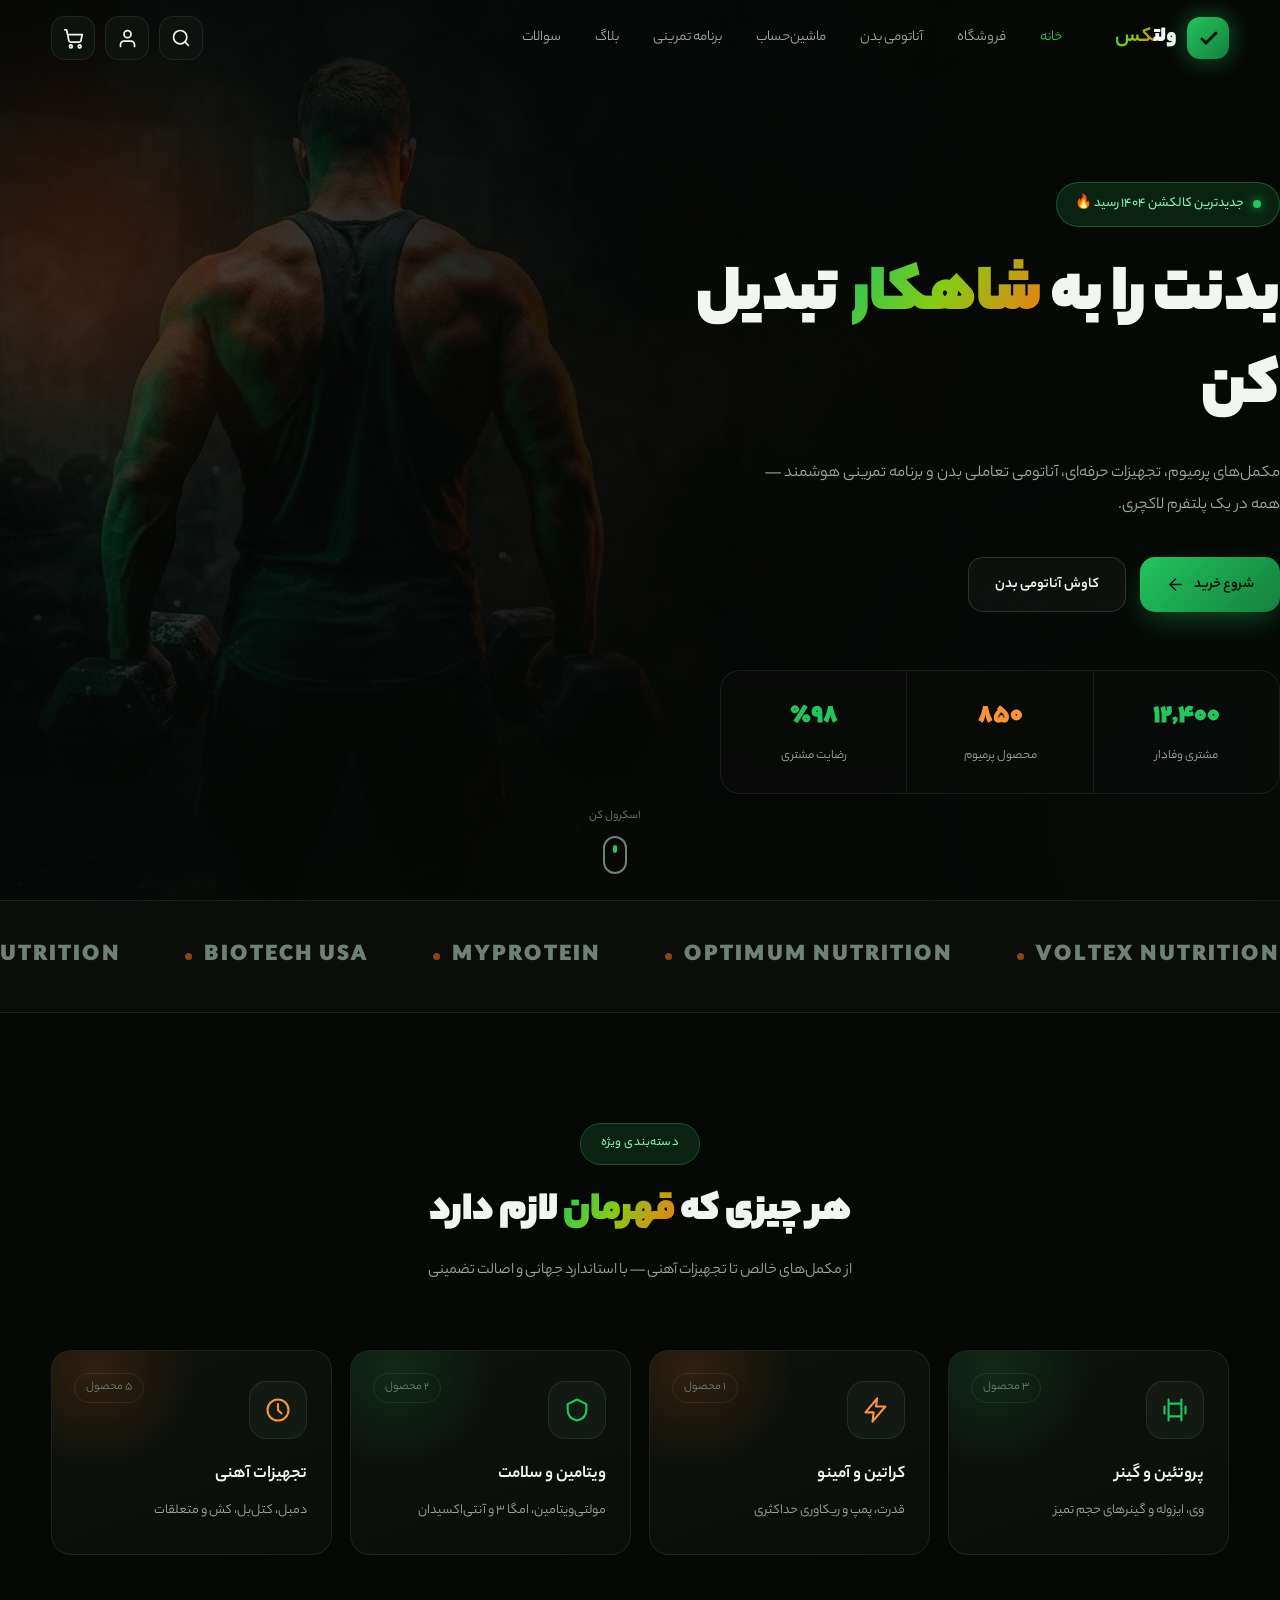
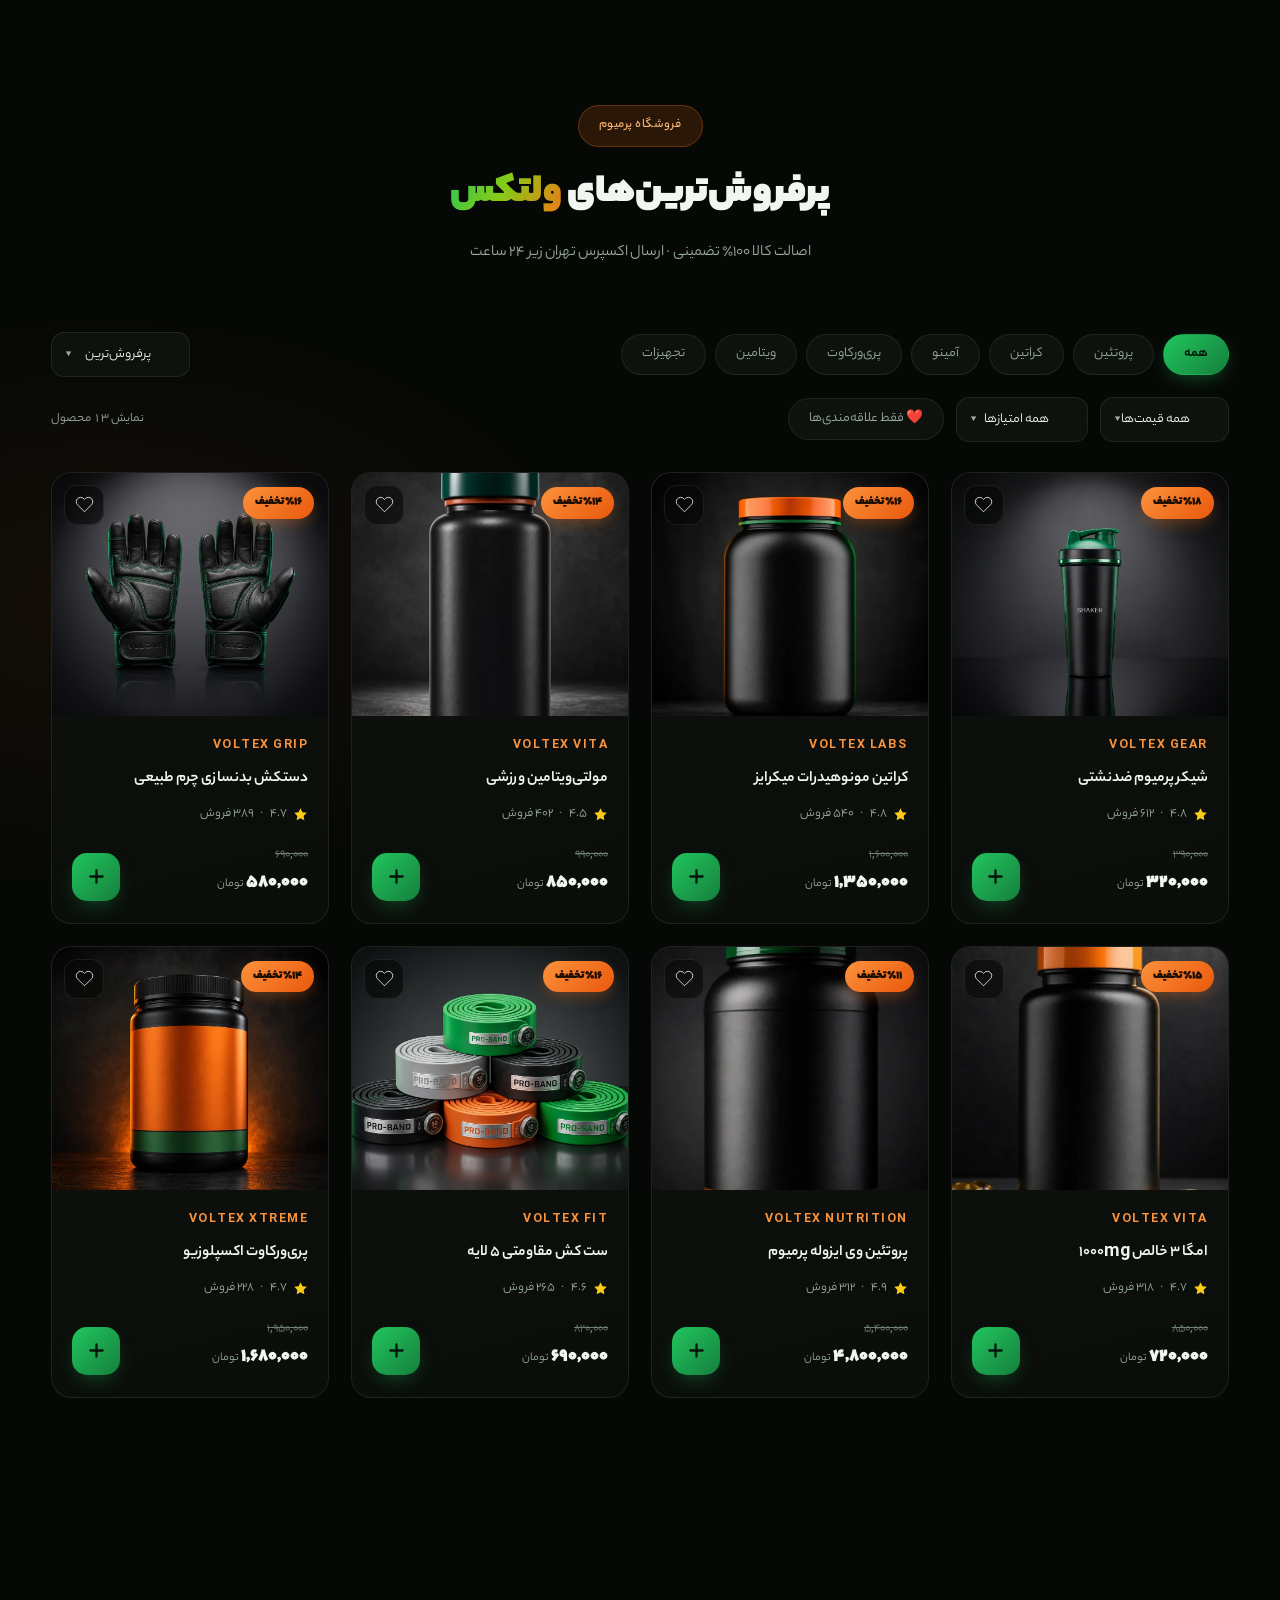
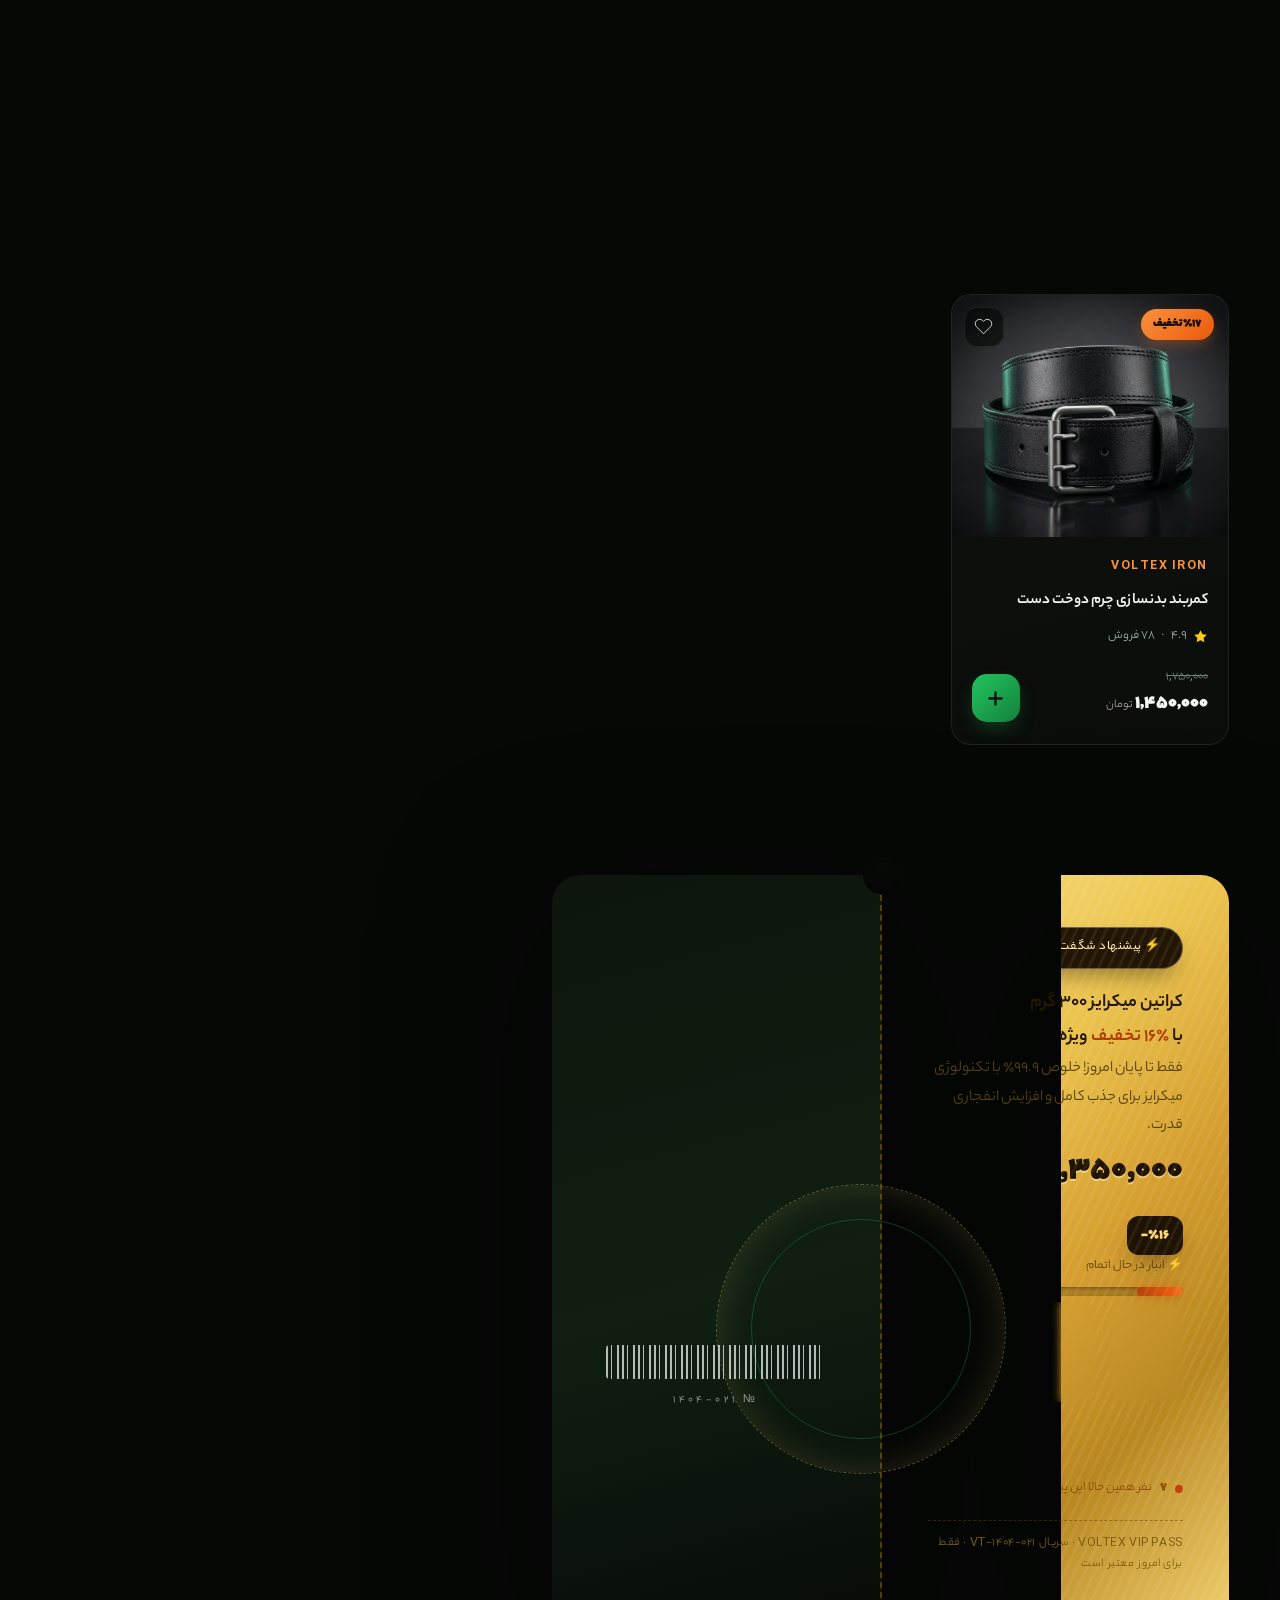
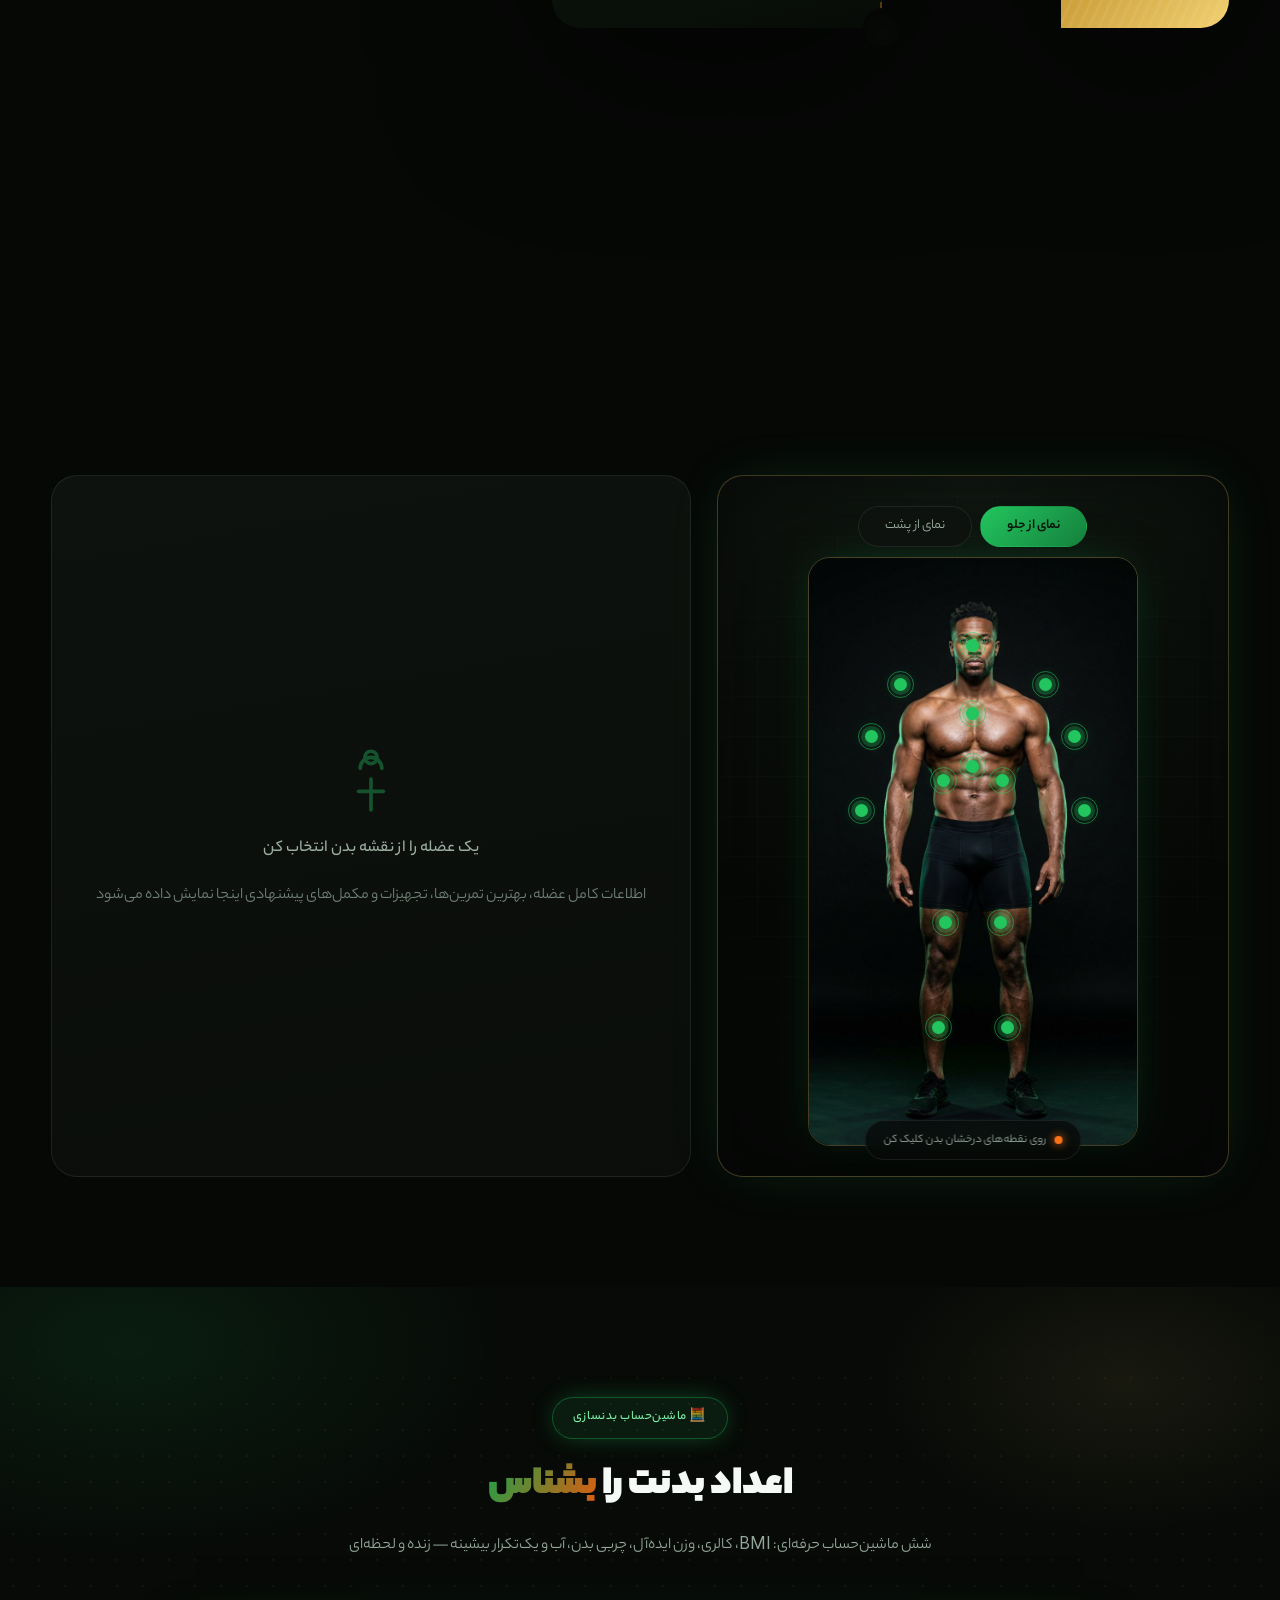
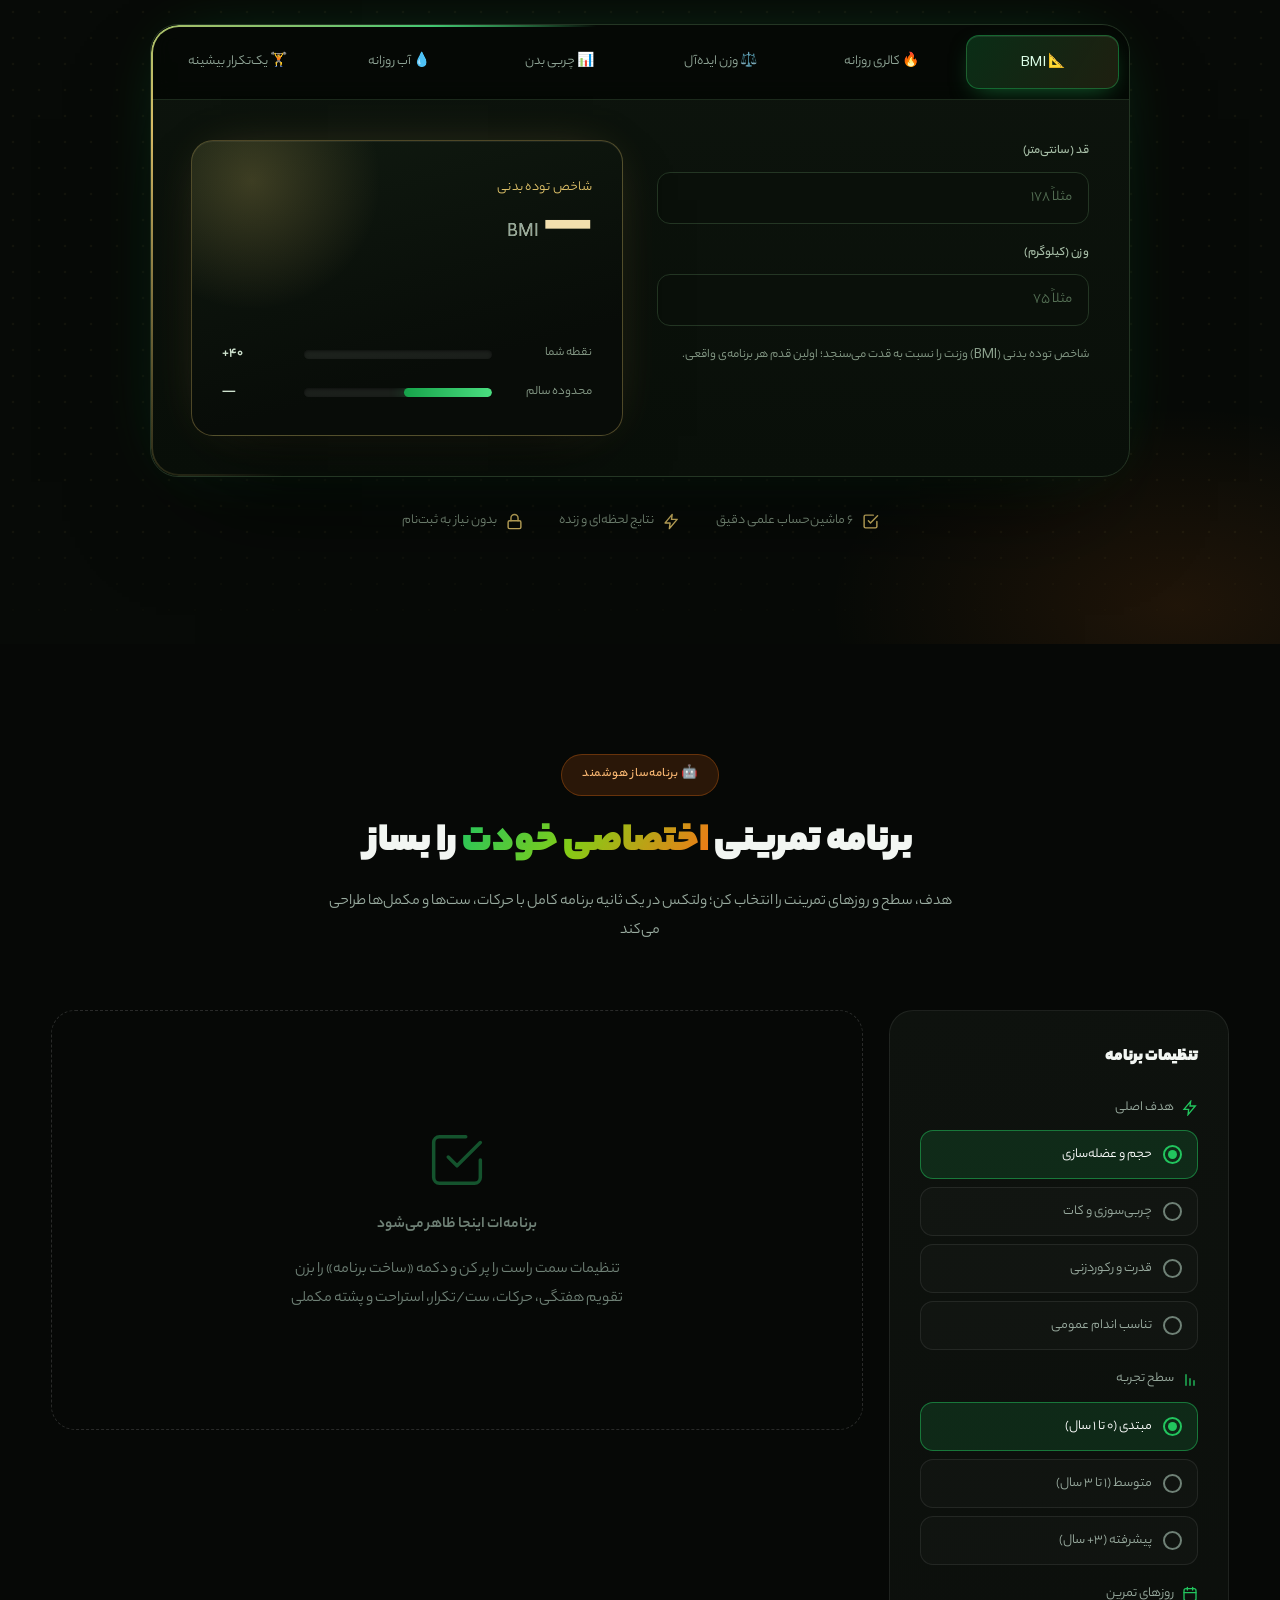
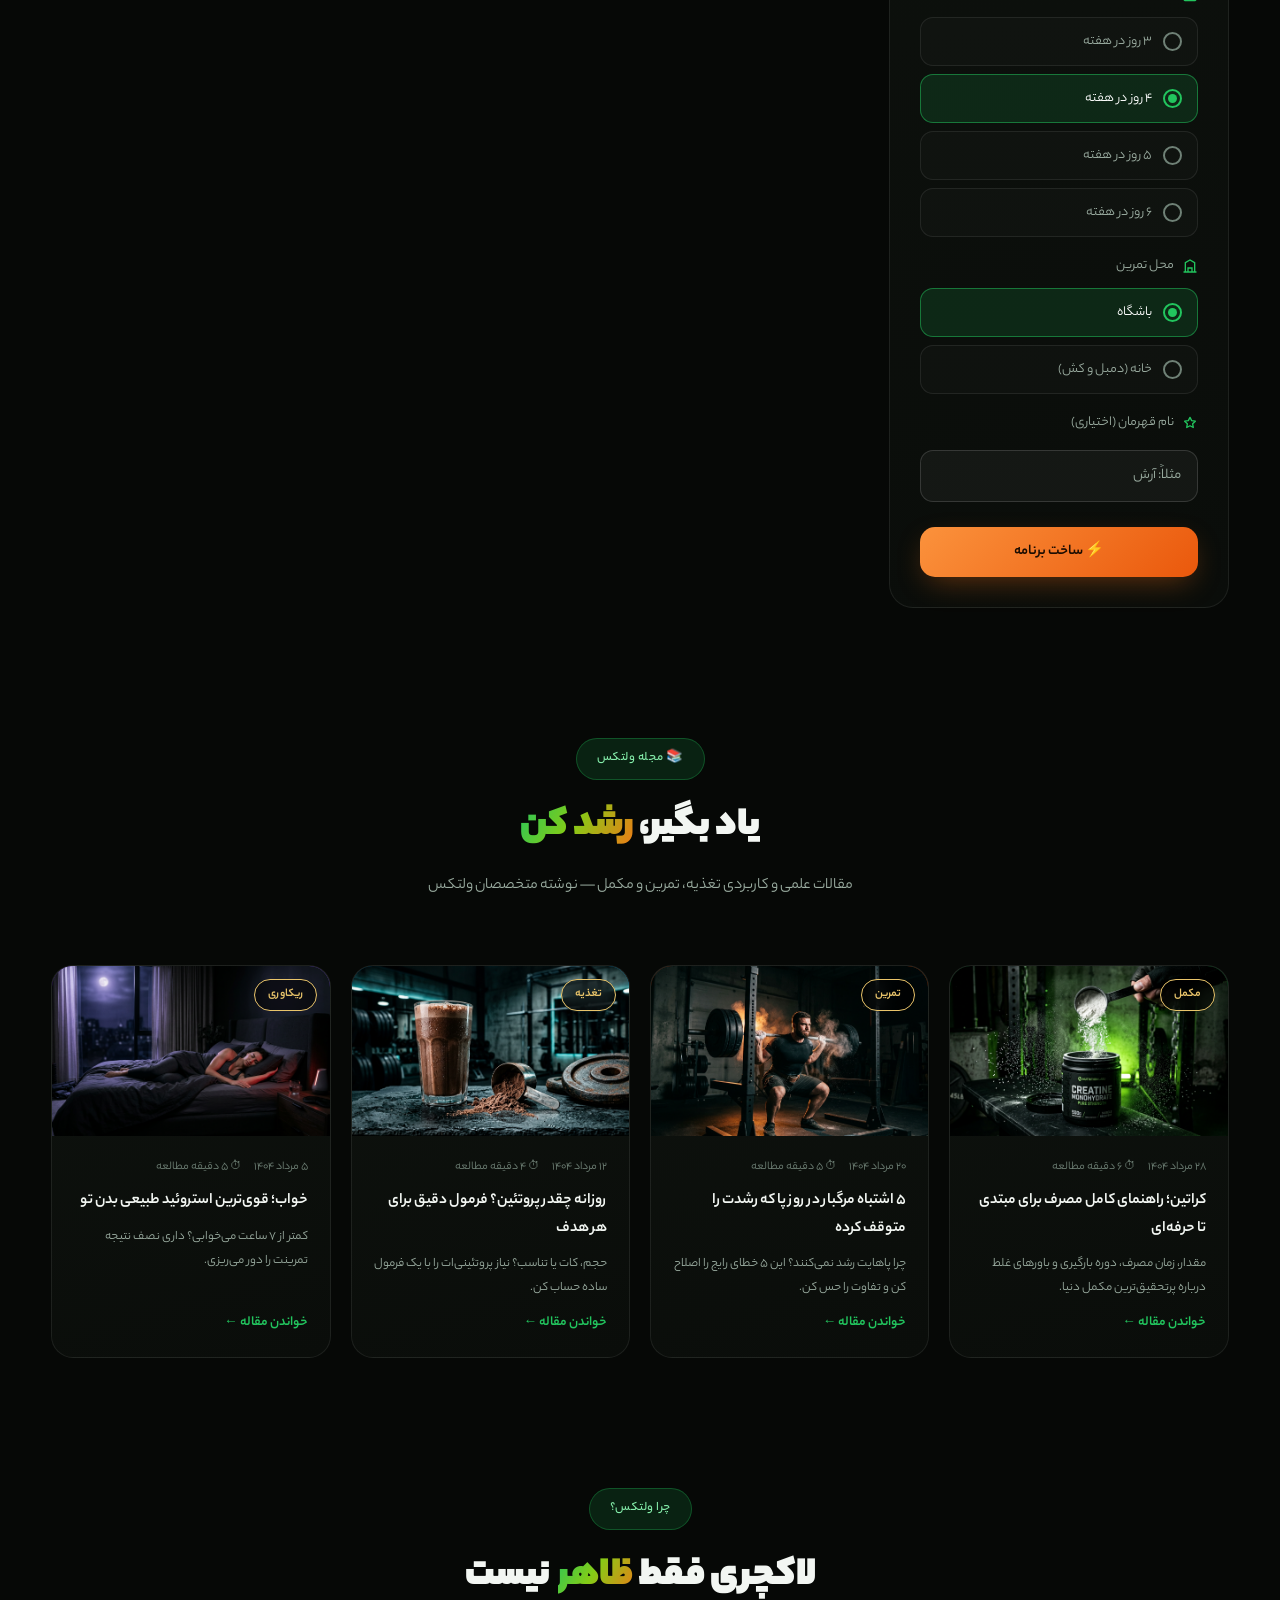
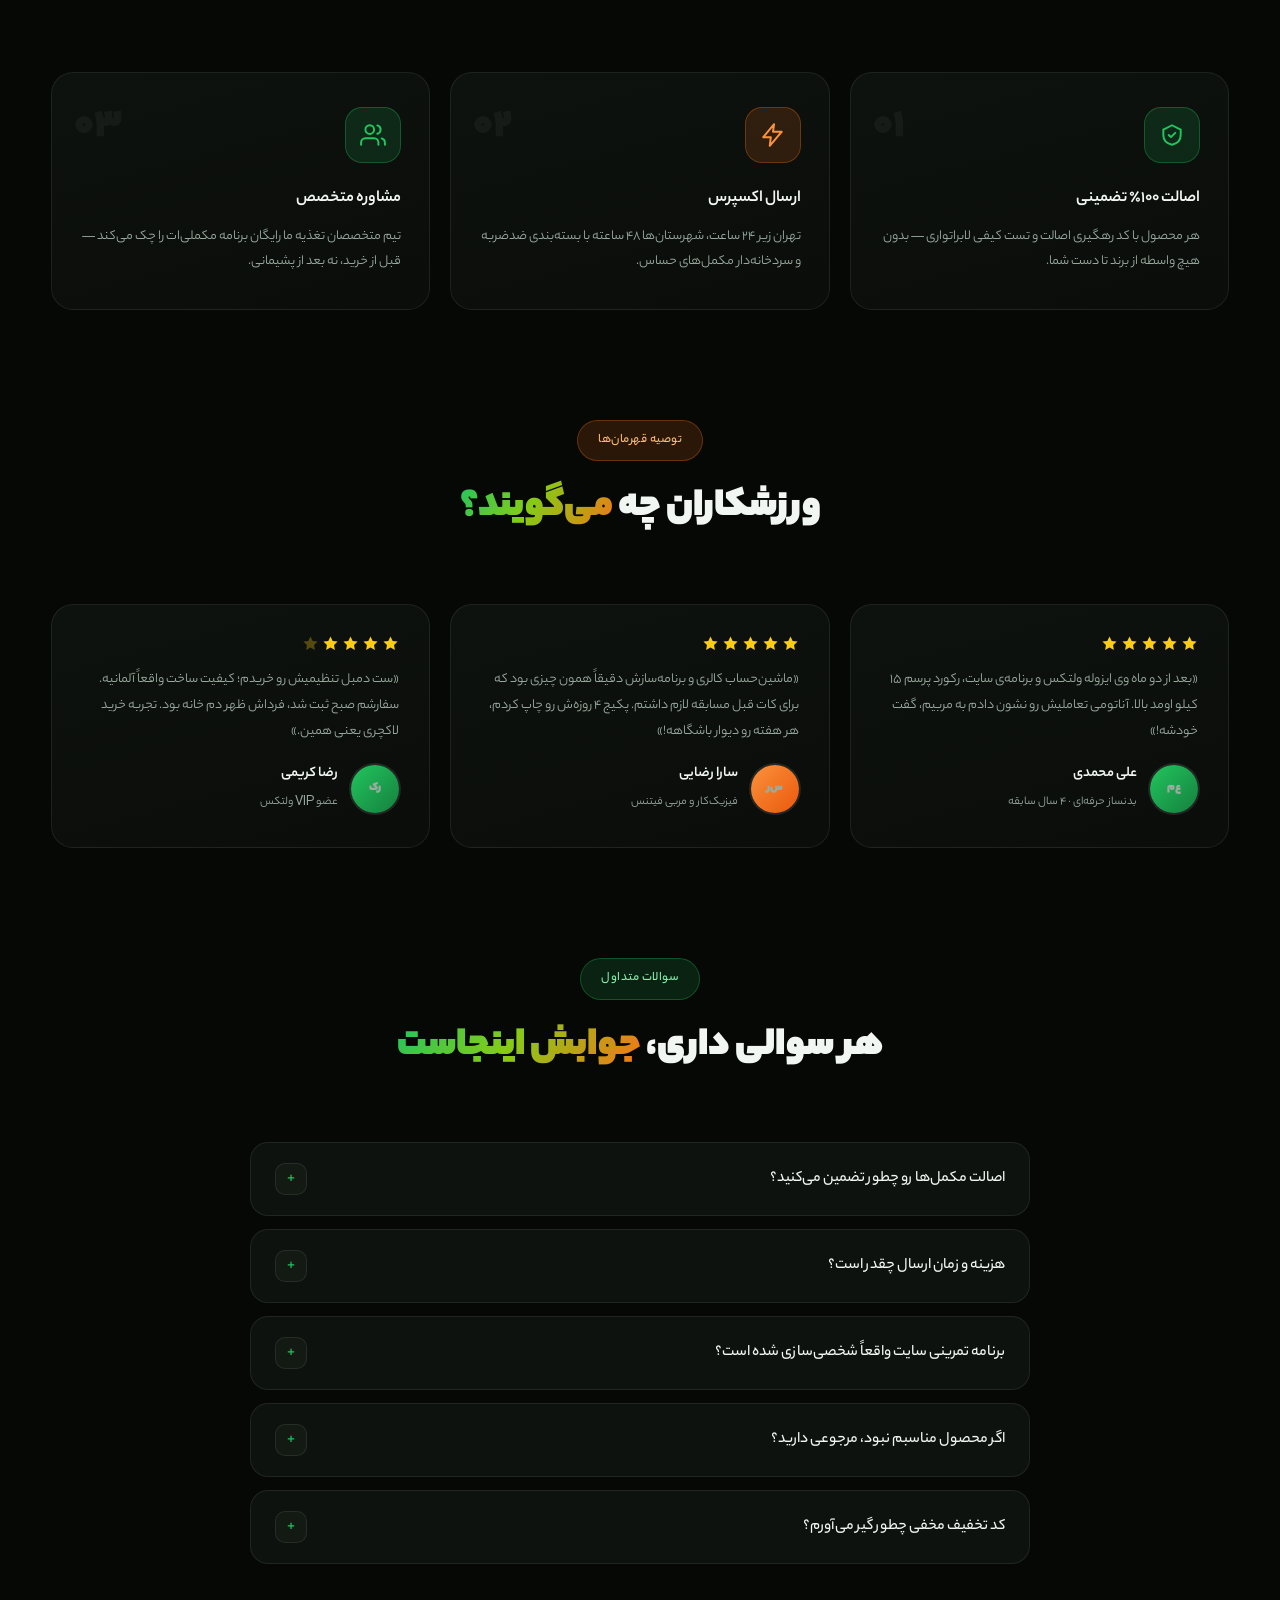
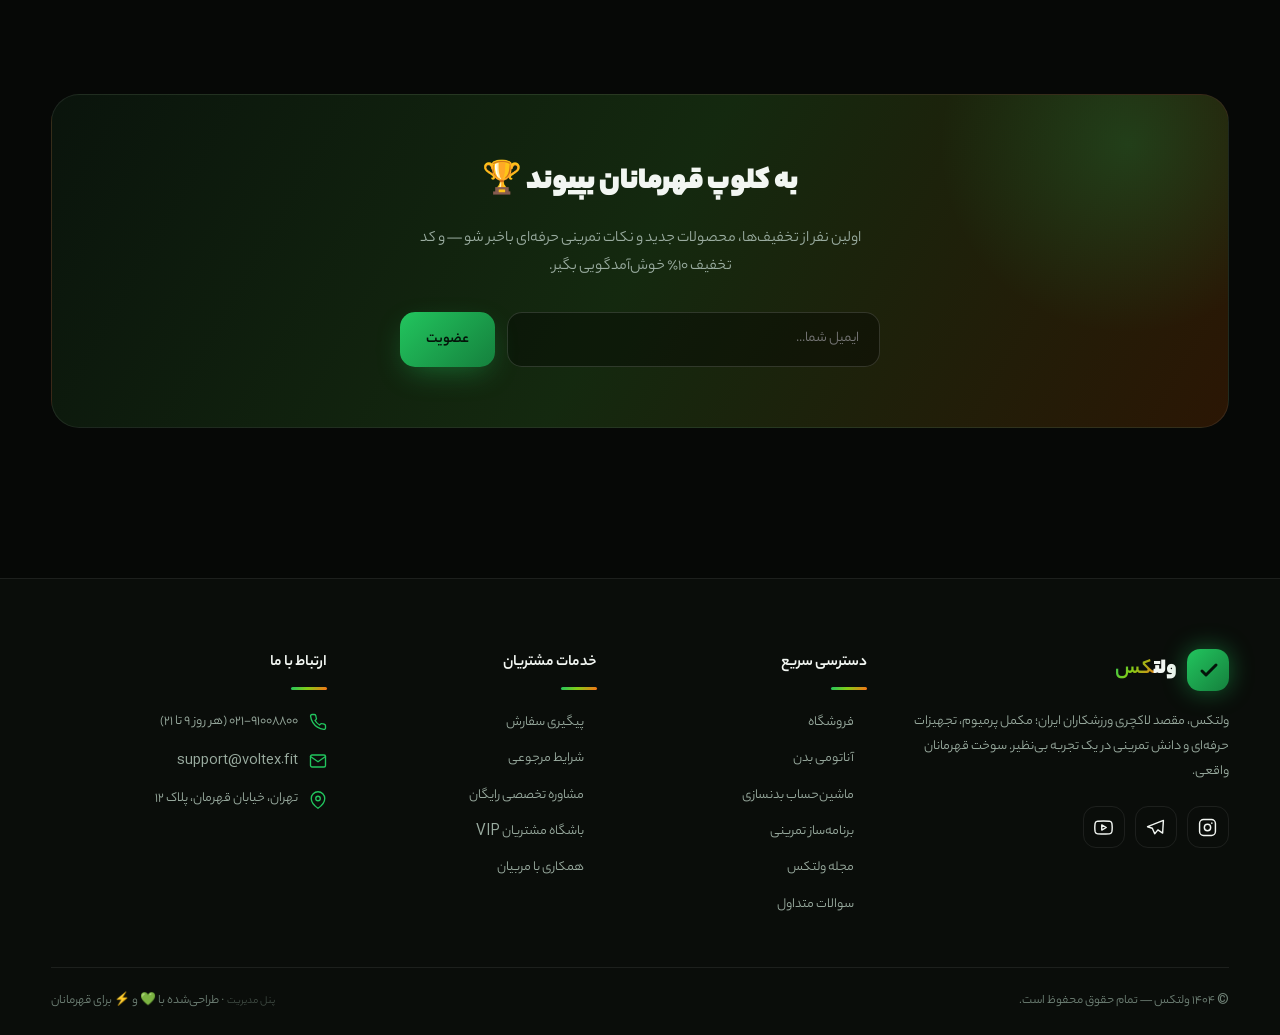
<file: index.html>
<!DOCTYPE html>
<html lang="fa" dir="rtl">
<head>
<meta charset="UTF-8">
<meta name="viewport" content="width=device-width, initial-scale=1.0">
<title>ولتکس | فروشگاه پرمیوم مکمل و لوازم ورزشی</title>
<meta name="description" content="ولتکس — سوخت قهرمانان واقعی. فروشگاه لاکچری مکمل، آناتومی تعاملی بدن، ماشین‌حساب بدنسازی و برنامه تمرینی هوشمند.">
<link rel="icon" href="data:image/svg+xml,<svg xmlns='http://www.w3.org/2000/svg' viewBox='0 0 100 100'><rect width='100' height='100' rx='24' fill='%2316a34a'/><path d='M30 50 L45 65 L72 35' stroke='%2304140a' stroke-width='10' fill='none' stroke-linecap='round' stroke-linejoin='round'/></svg>">
<link rel="stylesheet" href="css/styles.css?v=7">
</head>
<body>

<!-- لودر -->
<div id="loader">
  <div class="loader-logo"><span class="logo-mark"><svg viewBox="0 0 24 24" fill="none"><path d="M6 13l4 4L20 7" stroke="#04140a" stroke-width="3" stroke-linecap="round" stroke-linejoin="round"/></svg></span><span class="vx">VOLTEX</span></div>
  <div class="loader-bar"><i></i></div>
  <div class="loader-txt">سوخت قهرمانان واقعی</div>
</div>

<div id="scrollbar"></div>

<!-- ناوبار -->
<header>
  <nav class="nav container">
    <a href="#home" class="logo">
      <span class="logo-mark"><svg viewBox="0 0 24 24" fill="none"><path d="M6 13l4 4L20 7" stroke="#04140a" stroke-width="3" stroke-linecap="round" stroke-linejoin="round"/></svg></span>
      <span>ولت<b>کس</b></span>
    </a>
    <ul class="nav-links">
      <li><a href="#home" class="active">خانه</a></li>
      <li><a href="#shop">فروشگاه</a></li>
      <li><a href="#anatomy">آناتومی بدن</a></li>
      <li><a href="#calc">ماشین‌حساب</a></li>
      <li><a href="#program">برنامه تمرینی</a></li>
      <li><a href="#blog">بلاگ</a></li>
      <li><a href="#faq">سوالات</a></li>
    </ul>
    <div class="nav-actions">
      <div class="search-wrap" id="searchWrap">
        <input type="text" id="searchInput" placeholder="جستجوی محصول...">
        <button class="icon-btn" id="searchBtn" title="جستجو">
          <svg viewBox="0 0 24 24" fill="none" stroke-width="2" stroke-linecap="round"><circle cx="11" cy="11" r="8"/><path d="M21 21l-4.3-4.3"/></svg>
        </button>
      </div>
      <button class="icon-btn" id="userBtn" title="حساب کاربری">
        <svg viewBox="0 0 24 24" fill="none" stroke-width="2" stroke-linecap="round" stroke-linejoin="round"><path d="M20 21v-2a4 4 0 00-4-4H8a4 4 0 00-4 4v2"/><circle cx="12" cy="7" r="4"/></svg>
        <span class="ubadge" id="userInit" style="display:none">و</span>
      </button>
      <button class="icon-btn" id="cartBtn" title="سبد خرید">
        <svg viewBox="0 0 24 24" fill="none" stroke-width="2" stroke-linecap="round" stroke-linejoin="round"><circle cx="9" cy="21" r="1.6"/><circle cx="19" cy="21" r="1.6"/><path d="M2.05 2.05h2l2.66 12.42a2 2 0 002 1.58h9.78a2 2 0 002-1.58l1.49-6.92H5.12"/></svg>
        <span class="badge" id="cartCount" style="display:none">۰</span>
      </button>
      <a href="#shop" class="btn btn-green btn-sm" style="display:none">شروع خرید</a>
    </div>
  </nav>
</header>

<!-- هیرو -->
<section class="hero" id="home">
  <div class="hero-bg">
    <img src="assets/img/hero.jpg" alt="ورزشکار حرفه‌ای ولتکس">
    <span class="orb orb-g"></span><span class="orb orb-o"></span>
  </div>
  <div class="hero-inner container">
    <div class="hero-content">
      <span class="hero-kicker"><span class="dot"></span> جدیدترین کالکشن ۱۴۰۴ رسید 🔥</span>
      <h1>بدنت را به <span class="grad">شاهکار</span> تبدیل کن</h1>
      <p>مکمل‌های پرمیوم، تجهیزات حرفه‌ای، آناتومی تعاملی بدن و برنامه تمرینی هوشمند — همه در یک پلتفرم لاکچری.</p>
      <div class="hero-cta">
        <a href="#shop" class="btn btn-green">شروع خرید
          <svg viewBox="0 0 24 24" fill="none" stroke-width="2" stroke-linecap="round"><path d="M19 12H5m7-7l-7 7 7 7"/></svg>
        </a>
        <a href="#anatomy" class="btn btn-ghost">کاوش آناتومی بدن</a>
      </div>
      <div class="hero-stats">
        <div class="hstat"><b data-n="12400">۰</b><span>مشتری وفادار</span></div>
        <div class="hstat"><b class="o" data-n="850">۰</b><span>محصول پرمیوم</span></div>
        <div class="hstat"><b data-n="98" data-suffix="٪">۰</b><span>رضایت مشتری</span></div>
      </div>
    </div>
  </div>
  <div class="scroll-hint"><span>اسکرول کن</span><i></i></div>
</section>

<!-- برندها -->
<div class="marquee-sec">
  <div class="marquee" id="brandMarquee"></div>
</div>

<!-- دسته‌بندی‌ها -->
<section class="sec" id="categories">
  <div class="container">
    <div class="sec-head rv">
      <span class="sec-tag tag-green">دسته‌بندی ویژه</span>
      <h2>هر چیزی که <span class="grad">قهرمان</span> لازم دارد</h2>
      <p>از مکمل‌های خالص تا تجهیزات آهنی — با استاندارد جهانی و اصالت تضمینی</p>
    </div>
    <div class="cats">
      <div class="cat-card rv" onclick="document.getElementById('shop').scrollIntoView({behavior:'smooth'})">
        <span class="count">۳ محصول</span>
        <div class="cat-ico"><svg viewBox="0 0 24 24" fill="none" stroke-width="1.8" stroke-linecap="round" stroke-linejoin="round"><path d="M6.5 6.5h11v11h-11zM3 9v6m18-6v6M6.5 3v18m11-18v18"/></svg></div>
        <h3>پروتئین و گینر</h3><p>وی، ایزوله و گینرهای حجم تمیز</p>
      </div>
      <div class="cat-card rv rv-d1" onclick="filterCat('creatine')">
        <span class="count">۱ محصول</span>
        <div class="cat-ico"><svg viewBox="0 0 24 24" fill="none" stroke-width="1.8" stroke-linecap="round" stroke-linejoin="round"><path d="M13 2L3 14h7l-1 8 11-13h-8l1-7z"/></svg></div>
        <h3>کراتین و آمینو</h3><p>قدرت، پمپ و ریکاوری حداکثری</p>
      </div>
      <div class="cat-card rv rv-d2" onclick="filterCat('vitamin')">
        <span class="count">۲ محصول</span>
        <div class="cat-ico"><svg viewBox="0 0 24 24" fill="none" stroke-width="1.8" stroke-linecap="round" stroke-linejoin="round"><path d="M12 3l8 4v5c0 5-3.5 8-8 9-4.5-1-8-4-8-9V7l8-4z"/></svg></div>
        <h3>ویتامین و سلامت</h3><p>مولتی‌ویتامین، امگا ۳ و آنتی‌اکسیدان</p>
      </div>
      <div class="cat-card rv rv-d3" onclick="filterCat('equipment')">
        <span class="count">۵ محصول</span>
        <div class="cat-ico"><svg viewBox="0 0 24 24" fill="none" stroke-width="1.8" stroke-linecap="round" stroke-linejoin="round"><circle cx="12" cy="12" r="9"/><path d="M12 7v5l3 3"/></svg></div>
        <h3>تجهیزات آهنی</h3><p>دمبل، کتل‌بل، کش و متعلقات</p>
      </div>
    </div>
  </div>
</section>

<!-- فروشگاه -->
<section class="sec" id="shop" style="padding-top:40px">
  <div class="container">
    <div class="sec-head rv">
      <span class="sec-tag tag-orange">فروشگاه پرمیوم</span>
      <h2>پرفروش‌ترین‌های <span class="grad">ولتکس</span></h2>
      <p>اصالت کالا ۱۰۰٪ تضمینی · ارسال اکسپرس تهران زیر ۲۴ ساعت</p>
    </div>
    <div class="shop-tools rv">
      <div class="chips">
        <button class="chip active" data-cat="all">همه</button>
        <button class="chip" data-cat="protein">پروتئین</button>
        <button class="chip" data-cat="creatine">کراتین</button>
        <button class="chip" data-cat="amino">آمینو</button>
        <button class="chip" data-cat="preworkout">پری‌ورکاوت</button>
        <button class="chip" data-cat="vitamin">ویتامین</button>
        <button class="chip" data-cat="equipment">تجهیزات</button>
      </div>
      <div class="sort-sel">
        <select id="sortSel">
          <option value="pop">پرفروش‌ترین</option>
          <option value="cheap">ارزان‌ترین</option>
          <option value="exp">گران‌ترین</option>
          <option value="off">بیشترین تخفیف</option>
        </select>
      </div>
    </div>
    <div class="shop-tools2 rv">
      <div class="sort-sel">
        <select id="priceSel">
          <option value="all">همه قیمت‌ها</option>
          <option value="u1">زیر ۱ میلیون</option>
          <option value="1-2">۱ تا ۲ میلیون</option>
          <option value="2-5">۲ تا ۵ میلیون</option>
          <option value="o5">بالای ۵ میلیون</option>
        </select>
      </div>
      <div class="sort-sel">
        <select id="rateSel">
          <option value="0">همه امتیازها</option>
          <option value="4">امتیاز ۴ به بالا</option>
          <option value="4.5">امتیاز ۴.۵ به بالا</option>
          <option value="4.8">امتیاز ۴.۸ به بالا</option>
        </select>
      </div>
      <button class="chip chip-fav" id="favOnly">❤️ فقط علاقه‌مندی‌ها</button>
      <button class="chip chip-clear" id="clearFilters" style="display:none">✕ پاک کردن فیلترها</button>
      <span class="res-count num" id="resCount"></span>
    </div>
    <div class="products" id="productsGrid"></div>
  </div>
</section>

<!-- پیشنهاد شگفت‌انگیز -->
<section class="sec" id="deal" style="padding-top:20px">
  <div class="container">
    <div class="deal rv">
      <div class="ticket">
        <div class="t-body">
          <span class="sec-tag tag-orange">⚡ پیشنهاد شگفت‌انگیز امروز</span>
          <h3>کراتین میکرایز ۳۰۰ گرم<br>با <span style="color:#b03a00">٪۱۶ تخفیف</span> ویژه</h3>
          <p>فقط تا پایان امروز! خلوص ۹۹.۹٪ با تکنولوژی میکرایز برای جذب کامل و افزایش انفجاری قدرت.</p>
          <div class="deal-price">
            <div class="dp-now">۱٬۳۵۰٬۰۰۰ <span>تومان</span></div>
            <s class="dp-old">۱٬۶۰۰٬۰۰۰</s>
            <span class="dp-badge">٪۱۶-</span>
          </div>
          <div class="deal-stock">
            <div class="ds-top"><span>⚡ انبار در حال اتمام</span><b>فقط ۸ عدد باقی مانده</b></div>
            <div class="ds-track"><div class="ds-fill"></div></div>
          </div>
          <div class="countdown">
            <div class="cd-box"><b id="cdH">۰۰</b><span>ساعت</span></div>
            <div class="cd-box"><b id="cdM">۰۰</b><span>دقیقه</span></div>
            <div class="cd-box"><b id="cdS">۰۰</b><span>ثانیه</span></div>
          </div>
          <div class="deal-cta">
            <button class="btn btn-orange" id="dealBuy">خرید فوری با تخفیف</button>
            <span class="deal-live"><i></i><b id="dealLiveN">۷</b> نفر همین حالا این پیشنهاد را می‌بینند</span>
          </div>
          <div class="t-serial">VOLTEX VIP PASS · سریال VT-۱۴۰۴-۰۲۱ · فقط برای امروز معتبر است</div>
        </div>
        <div class="t-stub">
          <div class="deal-pop" id="dealPop">
            <span class="deal-ring"></span>
            <img src="assets/img/deal-creatine-v2.png" alt="کراتین میکرایز ولتکس" id="dealImg" data-qv="creatine" title="مشاهده سریع محصول">
            <span class="deal-shadow"></span>
            <span class="deal-off3d">٪۱۶-</span>
          </div>
          <div class="t-barcode"></div>
          <div class="t-no">№ ۱۴۰۴-۰۲۱</div>
        </div>
        <span class="t-holo"></span>
      </div>
    </div>
  </div>
</section>

<!-- آناتومی تعاملی -->
<section class="sec" id="anatomy">
  <div class="container">
    <div class="sec-head rv">
      <span class="sec-tag tag-green">🧬 آناتومی تعاملی</span>
      <h2>روی هر عضله <span class="grad">کلیک کن</span>، همه‌چیز یاد بگیر</h2>
      <p>ببین هر نقطه از بدنت کجاست، چه تمرین‌هایی می‌خواهد و با چه تجهیزات و مکمل‌هایی شکوفا می‌شود</p>
    </div>
    <div class="anat-wrap">
      <div class="anat-stage rv">
        <div class="anat-toggle">
          <button class="active" data-view="#bodyFront">نمای از جلو</button>
          <button data-view="#bodyBack">نمای از پشت</button>
        </div>
        <!-- بدن از جلو -->
        <div class="anat-body show" id="bodyFront">
          <div class="anat-fig">
            <img src="assets/img/anat-front.jpg" alt="آناتومی بدن - نمای جلو">
            <span class="scan"></span>
            <button class="hotspot" style="left:50%;top:15%" data-m="head"><i></i><span>سر و گردن</span></button>
            <button class="hotspot" style="left:28%;top:21.5%" data-m="delts"><i></i><span>سرشانه</span></button>
            <button class="hotspot" style="left:72%;top:21.5%" data-m="delts"><i></i><span>سرشانه</span></button>
            <button class="hotspot" style="left:50%;top:26.5%" data-m="chest"><i></i><span>سینه</span></button>
            <button class="hotspot" style="left:19%;top:30.5%" data-m="biceps"><i></i><span>جلوبازو</span></button>
            <button class="hotspot" style="left:81%;top:30.5%" data-m="biceps"><i></i><span>جلوبازو</span></button>
            <button class="hotspot" style="left:50%;top:35.5%" data-m="abs"><i></i><span>شکم</span></button>
            <button class="hotspot" style="left:41%;top:38%" data-m="obliques"><i></i><span>پهلو</span></button>
            <button class="hotspot" style="left:59%;top:38%" data-m="obliques"><i></i><span>پهلو</span></button>
            <button class="hotspot" style="left:16%;top:43%" data-m="forearms"><i></i><span>ساعد</span></button>
            <button class="hotspot" style="left:84%;top:43%" data-m="forearms"><i></i><span>ساعد</span></button>
            <button class="hotspot" style="left:41.5%;top:62%" data-m="quads"><i></i><span>چهارسر ران</span></button>
            <button class="hotspot" style="left:58.5%;top:62%" data-m="quads"><i></i><span>چهارسر ران</span></button>
            <button class="hotspot" style="left:39.5%;top:80%" data-m="calves"><i></i><span>ساق پا</span></button>
            <button class="hotspot" style="left:60.5%;top:80%" data-m="calves"><i></i><span>ساق پا</span></button>
          </div>
        </div>
        <!-- بدن از پشت -->
        <div class="anat-body" id="bodyBack">
          <div class="anat-fig">
            <img src="assets/img/anat-back.jpg" alt="آناتومی بدن - نمای پشت">
            <span class="scan"></span>
            <button class="hotspot" style="left:50%;top:18.5%" data-m="traps"><i></i><span>کول</span></button>
            <button class="hotspot" style="left:27%;top:22%" data-m="delts"><i></i><span>سرشانه</span></button>
            <button class="hotspot" style="left:73%;top:22%" data-m="delts"><i></i><span>سرشانه</span></button>
            <button class="hotspot" style="left:42%;top:29.5%" data-m="lats"><i></i><span>زیربغل و پشت</span></button>
            <button class="hotspot" style="left:58%;top:29.5%" data-m="lats"><i></i><span>زیربغل و پشت</span></button>
            <button class="hotspot" style="left:16.5%;top:32%" data-m="triceps"><i></i><span>پشت‌بازو</span></button>
            <button class="hotspot" style="left:83.5%;top:32%" data-m="triceps"><i></i><span>پشت‌بازو</span></button>
            <button class="hotspot" style="left:50%;top:38.5%" data-m="lowerback"><i></i><span>کمر</span></button>
            <button class="hotspot" style="left:14.5%;top:43%" data-m="forearms"><i></i><span>ساعد</span></button>
            <button class="hotspot" style="left:85.5%;top:43%" data-m="forearms"><i></i><span>ساعد</span></button>
            <button class="hotspot" style="left:50%;top:49%" data-m="glutes"><i></i><span>باسن</span></button>
            <button class="hotspot" style="left:41%;top:63%" data-m="hamstrings"><i></i><span>پشت‌ران</span></button>
            <button class="hotspot" style="left:59%;top:63%" data-m="hamstrings"><i></i><span>پشت‌ران</span></button>
            <button class="hotspot" style="left:40%;top:79%" data-m="calves"><i></i><span>ساق پا</span></button>
            <button class="hotspot" style="left:60%;top:79%" data-m="calves"><i></i><span>ساق پا</span></button>
          </div>
        </div>
        <div class="anat-hint"><span class="dot"></span> روی نقطه‌های درخشان بدن کلیک کن</div>
      </div>

      <div class="anat-panel rv rv-d1">
        <div class="ap-empty">
          <svg viewBox="0 0 24 24" fill="none" stroke-width="1.2" stroke-linecap="round" stroke-linejoin="round"><path d="M15.5 8.5a3.5 3.5 0 10-7 0"/><path d="M12 12v10"/><path d="M8 16h8"/><circle cx="12" cy="5" r="2"/></svg>
          <h4>یک عضله را از نقشه بدن انتخاب کن</h4>
          <p>اطلاعات کامل عضله، بهترین تمرین‌ها، تجهیزات و مکمل‌های پیشنهادی اینجا نمایش داده می‌شود</p>
        </div>
        <div id="apContent" style="display:none;flex-direction:column"></div>
      </div>
    </div>
  </div>
</section>

<!-- ماشین‌حساب -->
<section class="sec calc-sec" id="calc">
  <div class="container">
    <div class="sec-head rv">
      <span class="sec-tag tag-green" style="background:rgba(22,163,74,.12);color:#15803d;border-color:rgba(22,163,74,.3)">🧮 ماشین‌حساب بدنسازی</span>
      <h2>اعداد بدنت را <span style="background:linear-gradient(120deg,#16a34a,#ea580c);-webkit-background-clip:text;background-clip:text;color:transparent">بشناس</span></h2>
      <p>شش ماشین‌حساب حرفه‌ای: BMI، کالری، وزن ایده‌آل، چربی بدن، آب و یک‌تکرار بیشینه — زنده و لحظه‌ای</p>
    </div>
    <div class="calc-shell rv">
      <div class="calc-tabs">
        <button class="calc-tab active" data-pane="#pane-bmi">📐 BMI</button>
        <button class="calc-tab" data-pane="#pane-cal">🔥 کالری روزانه</button>
        <button class="calc-tab" data-pane="#pane-iw">⚖️ وزن ایده‌آل</button>
        <button class="calc-tab" data-pane="#pane-bf">📊 چربی بدن</button>
        <button class="calc-tab" data-pane="#pane-wa">💧 آب روزانه</button>
        <button class="calc-tab" data-pane="#pane-rm">🏋️ یک‌تکرار بیشینه</button>
      </div>
      <div class="calc-body">

        <!-- BMI -->
        <div class="calc-pane show" id="pane-bmi">
          <div class="calc-grid">
            <div>
              <div class="field"><label>قد (سانتی‌متر)</label><input type="number" id="bmiH" placeholder="مثلاً ۱۷۸" min="100" max="230"></div>
              <div class="field"><label>وزن (کیلوگرم)</label><input type="number" id="bmiW" placeholder="مثلاً ۷۵" min="30" max="250"></div>
              <p style="font-size:.8rem;color:#7a8a7d">شاخص توده بدنی (BMI) وزنت را نسبت به قدت می‌سنجد؛ اولین قدم هر برنامه‌ی واقعی.</p>
            </div>
            <div class="calc-result">
              <div class="cr-label">شاخص توده بدنی</div>
              <div class="cr-val num"><span id="bmiVal">—</span> <small>BMI</small></div>
              <span class="cr-badge b-green" id="bmiCat" style="visibility:hidden">—</span>
              <div class="cr-bars">
                <div class="cr-row"><span>نقطه شما</span><div class="cr-track"><div class="cr-fill" id="bmiFill" style="background:var(--grad-mix)"></div></div><b>۴۰+</b></div>
                <div class="cr-row"><span>محدوده سالم</span><div class="cr-track"><div class="cr-fill" style="width:47%;background:linear-gradient(90deg,#16a34a,#4ade80)"></div></div><b id="bmiIdeal">—</b></div>
              </div>
            </div>
          </div>
        </div>

        <!-- کالری -->
        <div class="calc-pane" id="pane-cal">
          <div class="calc-grid">
            <div>
              <div class="field"><label>جنسیت</label>
                <div class="seg">
                  <button id="calMale" class="active" data-group="cal">آقا</button>
                  <button id="calFemale" data-group="cal">خانم</button>
                </div>
              </div>
              <div class="field"><label>سن</label><input type="number" id="calA" placeholder="مثلاً ۲۵" min="12" max="90"></div>
              <div class="field"><label>قد (سانتی‌متر)</label><input type="number" id="calH" placeholder="مثلاً ۱۷۸"></div>
              <div class="field"><label>وزن (کیلوگرم)</label><input type="number" id="calW" placeholder="مثلاً ۷۵"></div>
              <div class="field"><label>سطح فعالیت</label><select id="actSel"></select></div>
            </div>
            <div class="calc-result">
              <div class="cr-label">متابولیسم پایه (BMR)</div>
              <div class="cr-val num"><span id="bmrVal">—</span> <small>کالری/روز</small></div>
              <div class="cr-label" style="margin-top:16px">نیاز روزانه (TDEE)</div>
              <div class="cr-val num"><span id="tdeeVal">—</span> <small>کالری/روز</small></div>
              <div class="cr-bars">
                <div class="cr-row"><span>چربی‌سوزی</span><div class="cr-track"><div class="cr-fill" id="cutFill" style="background:linear-gradient(90deg,#ea580c,#fb923c)"></div></div><b id="cutKcal">—</b></div>
                <div class="cr-row"><span>نگهداشت</span><div class="cr-track"><div class="cr-fill" id="keepFill" style="background:linear-gradient(90deg,#16a34a,#4ade80)"></div></div><b id="keepKcal">—</b></div>
                <div class="cr-row"><span>حجم‌گیری</span><div class="cr-track"><div class="cr-fill" id="bulkFill" style="background:linear-gradient(90deg,#0ea5e9,#38bdf8)"></div></div><b id="bulkKcal">—</b></div>
              </div>
            </div>
          </div>
        </div>

        <!-- وزن ایده‌آل -->
        <div class="calc-pane" id="pane-iw">
          <div class="calc-grid">
            <div>
              <div class="field"><label>جنسیت</label>
                <div class="seg">
                  <button id="iwMale" class="active" data-group="iw">آقا</button>
                  <button id="iwFemale" data-group="iw">خانم</button>
                </div>
              </div>
              <div class="field"><label>قد (سانتی‌متر)</label><input type="number" id="iwH" placeholder="مثلاً ۱۷۸"></div>
              <p style="font-size:.8rem;color:#7a8a7d">بر اساس فرمول علمی دِواین؛ با محدوده سالم BMI هم مقایسه کن.</p>
            </div>
            <div class="calc-result">
              <div class="cr-label">وزن ایده‌آل شما</div>
              <div class="cr-val num"><span id="iwVal">—</span> <small>کیلوگرم</small></div>
              <span class="cr-badge b-green">محدوده سالم: <span id="iwRange">—</span></span>
              <p style="font-size:.82rem;color:var(--muted);margin-top:16px">وزن ایده‌آل فقط یک عدد نیست؛ ترکیب بدن (درصد عضله و چربی) مهم‌تر از عدد ترازوست.</p>
            </div>
          </div>
        </div>

        <!-- چربی بدن -->
        <div class="calc-pane" id="pane-bf">
          <div class="calc-grid">
            <div>
              <div class="field"><label>جنسیت</label>
                <div class="seg">
                  <button id="bfMale" class="active" data-group="bf">آقا</button>
                  <button id="bfFemale" data-group="bf">خانم</button>
                </div>
              </div>
              <div class="field"><label>قد (سانتی‌متر)</label><input type="number" id="bfH" placeholder="۱۷۸"></div>
              <div class="field"><label>دور گردن (سانتی‌متر)</label><input type="number" id="bfNeck" placeholder="۳۸"></div>
              <div class="field"><label>دور شکم/کمر (سانتی‌متر)</label><input type="number" id="bfWaist" placeholder="۸۵"></div>
              <div class="field" id="bfHipRow"><label>دور باسن — خانم‌ها (سانتی‌متر)</label><input type="number" id="bfHip" placeholder="۹۵"></div>
            </div>
            <div class="calc-result">
              <div class="cr-label">درصد چربی بدن (روش نیروی دریایی آمریکا)</div>
              <div class="cr-val num"><span id="bfVal">—</span></div>
              <span class="cr-badge b-green" id="bfCat">—</span>
              <p style="font-size:.82rem;color:var(--muted);margin-top:16px">متر را در حالت عادی، بدون فشار به پوست و هم‌تراز زمین بگیرید.</p>
            </div>
          </div>
        </div>

        <!-- آب -->
        <div class="calc-pane" id="pane-wa">
          <div class="calc-grid">
            <div>
              <div class="field"><label>وزن (کیلوگرم)</label><input type="number" id="waW" placeholder="۷۵"></div>
              <div class="field"><label>ساعت تمرین در روز</label><input type="number" id="waEx" placeholder="۱.۵" step="0.5"></div>
              <p style="font-size:.8rem;color:#7a8a7d">آب، مکمل اصلی ریکاوری و پمپ عضلانی است؛ ۳۵ میلی‌لیتر به ازای هر کیلو وزن + جبران عرق تمرین.</p>
            </div>
            <div class="calc-result">
              <div class="cr-label">آب موردنیاز روزانه</div>
              <div class="cr-val num"><span id="waVal">—</span> <small>لیتر</small></div>
              <span class="cr-badge b-green">معادل <span id="waGlasses">—</span> لیوان ۲۵۰ میلی‌لیتری</span>
            </div>
          </div>
        </div>

        <!-- 1RM -->
        <div class="calc-pane" id="pane-rm">
          <div class="calc-grid">
            <div>
              <div class="field"><label>وزنه‌ای که بلند می‌کنی (کیلوگرم)</label><input type="number" id="rmW" placeholder="۱۰۰"></div>
              <div class="field"><label>تعداد تکرار تمیز</label><input type="number" id="rmR" placeholder="۵" min="1" max="15"></div>
              <p style="font-size:.8rem;color:#7a8a7d">فرمول اِپلی: تخمین علمی رکورد یک‌تکرارت بدون ریسک تست واقعی.</p>
            </div>
            <div class="calc-result">
              <div class="cr-label">رکورد یک‌تکرار بیشینه (1RM)</div>
              <div class="cr-val num"><span id="rmVal">—</span></div>
              <table class="rm-table num" id="rmTable"></table>
            </div>
          </div>
        </div>

      </div>
    </div>
    <div class="calc-trust rv">
      <div class="ct-item"><svg viewBox="0 0 24 24" fill="none" stroke-width="2" stroke-linecap="round" stroke-linejoin="round"><path d="M9 11l3 3L22 4"/><path d="M21 12v7a2 2 0 01-2 2H5a2 2 0 01-2-2V5a2 2 0 012-2h11"/></svg> ۶ ماشین‌حساب علمی دقیق</div>
      <div class="ct-item"><svg viewBox="0 0 24 24" fill="none" stroke-width="2" stroke-linecap="round" stroke-linejoin="round"><path d="M13 2L3 14h7l-1 8 11-13h-8l1-7z"/></svg> نتایج لحظه‌ای و زنده</div>
      <div class="ct-item"><svg viewBox="0 0 24 24" fill="none" stroke-width="2" stroke-linecap="round" stroke-linejoin="round"><rect x="3" y="11" width="18" height="11" rx="2"/><path d="M7 11V7a5 5 0 0110 0v4"/></svg> بدون نیاز به ثبت‌نام</div>
    </div>
  </div>
</section>

<!-- برنامه تمرینی -->
<section class="sec" id="program">
  <div class="container">
    <div class="sec-head rv">
      <span class="sec-tag tag-orange">🤖 برنامه‌ساز هوشمند</span>
      <h2>برنامه تمرینی <span class="grad">اختصاصی خودت</span> را بساز</h2>
      <p>هدف، سطح و روزهای تمرینت را انتخاب کن؛ ولتکس در یک ثانیه برنامه کامل با حرکات، ست‌ها و مکمل‌ها طراحی می‌کند</p>
    </div>
    <div class="prog-wrap">
      <div class="prog-form rv">
        <h3>تنظیمات برنامه</h3>
        <div class="pf-field">
          <label><svg viewBox="0 0 24 24" fill="none" stroke-width="2" stroke-linecap="round"><path d="M13 2L3 14h7l-1 8 11-13h-8l1-7z"/></svg> هدف اصلی</label>
          <div class="pf-opts" id="goalSel">
            <label class="pf-opt active"><input type="radio" name="goal" value="muscle" checked><span class="radio"></span>حجم و عضله‌سازی</label>
            <label class="pf-opt"><input type="radio" name="goal" value="fat"><span class="radio"></span>چربی‌سوزی و کات</label>
            <label class="pf-opt"><input type="radio" name="goal" value="strength"><span class="radio"></span>قدرت و رکوردزنی</label>
            <label class="pf-opt"><input type="radio" name="goal" value="fitness"><span class="radio"></span>تناسب اندام عمومی</label>
          </div>
        </div>
        <div class="pf-field">
          <label><svg viewBox="0 0 24 24" fill="none" stroke-width="2" stroke-linecap="round"><path d="M12 20V10m-6 10V4m12 16v-7"/></svg> سطح تجربه</label>
          <div class="pf-opts" id="levelSel">
            <label class="pf-opt active"><input type="radio" name="level" value="beginner" checked><span class="radio"></span>مبتدی (۰ تا ۱ سال)</label>
            <label class="pf-opt"><input type="radio" name="level" value="inter"><span class="radio"></span>متوسط (۱ تا ۳ سال)</label>
            <label class="pf-opt"><input type="radio" name="level" value="adv"><span class="radio"></span>پیشرفته (۳+ سال)</label>
          </div>
        </div>
        <div class="pf-field">
          <label><svg viewBox="0 0 24 24" fill="none" stroke-width="2" stroke-linecap="round"><rect x="3" y="4" width="18" height="18" rx="3"/><path d="M16 2v4M8 2v4M3 10h18"/></svg> روزهای تمرین</label>
          <div class="pf-opts" id="daysSel">
            <label class="pf-opt"><input type="radio" name="days" value="3"><span class="radio"></span>۳ روز در هفته</label>
            <label class="pf-opt active"><input type="radio" name="days" value="4" checked><span class="radio"></span>۴ روز در هفته</label>
            <label class="pf-opt"><input type="radio" name="days" value="5"><span class="radio"></span>۵ روز در هفته</label>
            <label class="pf-opt"><input type="radio" name="days" value="6"><span class="radio"></span>۶ روز در هفته</label>
          </div>
        </div>
        <div class="pf-field">
          <label><svg viewBox="0 0 24 24" fill="none" stroke-width="2" stroke-linecap="round"><path d="M3 21h18M5 21V7l7-4 7 4v14M9 21v-6h6v6"/></svg> محل تمرین</label>
          <div class="pf-opts" id="placeSel">
            <label class="pf-opt active"><input type="radio" name="place" value="gym" checked><span class="radio"></span>باشگاه</label>
            <label class="pf-opt"><input type="radio" name="place" value="home"><span class="radio"></span>خانه (دمبل و کش)</label>
          </div>
        </div>
        <div class="pf-field">
          <label><svg viewBox="0 0 24 24" fill="none" stroke-width="2" stroke-linecap="round" stroke-linejoin="round"><path d="M12 2l2.5 5 5.5.8-4 3.9.9 5.5-4.9-2.6-4.9 2.6.9-5.5-4-3.9 5.5-.8z"/></svg> نام قهرمان (اختیاری)</label>
          <input type="text" id="pfName" maxlength="18" placeholder="مثلاً: آرش">
        </div>
        <button class="btn btn-orange" id="genPlan" style="width:100%;margin-top:8px">⚡ ساخت برنامه</button>
      </div>
      <div class="prog-out rv rv-d1">
        <div class="prog-empty" id="progEmpty">
          <svg viewBox="0 0 24 24" fill="none" stroke-width="1.2" stroke-linecap="round" stroke-linejoin="round"><path d="M9 11l3 3 8-8"/><path d="M20 12v6a2 2 0 01-2 2H6a2 2 0 01-2-2V6a2 2 0 012-2h9"/></svg>
          <h4>برنامه‌ات اینجا ظاهر می‌شود</h4>
          <p>تنظیمات سمت راست را پر کن و دکمه «ساخت برنامه» را بزن<br>تقویم هفتگی، حرکات، ست/تکرار، استراحت و پشته مکملی</p>
        </div>
        <div class="prog-plan" id="progPlan"></div>
      </div>
    </div>
  </div>
</section>

<!-- بلاگ / مجله -->
<section class="sec" id="blog" style="padding-top:20px">
  <div class="container">
    <div class="sec-head rv">
      <span class="sec-tag tag-green">📚 مجله ولتکس</span>
      <h2>یاد بگیر، <span class="grad">رشد کن</span></h2>
      <p>مقالات علمی و کاربردی تغذیه، تمرین و مکمل — نوشته متخصصان ولتکس</p>
    </div>
    <div class="blog-grid" id="blogGrid"></div>
  </div>
</section>

<!-- چرا ولتکس -->
<section class="sec" id="why" style="padding-top:20px">
  <div class="container">
    <div class="sec-head rv">
      <span class="sec-tag tag-green">چرا ولتکس؟</span>
      <h2>لاکچری فقط <span class="grad">ظاهر</span> نیست</h2>
    </div>
    <div class="why">
      <div class="why-card rv"><span class="n">۰۱</span>
        <div class="why-ico"><svg viewBox="0 0 24 24" fill="none" stroke-width="1.8" stroke-linecap="round" stroke-linejoin="round"><path d="M12 3l8 4v5c0 5-3.5 8-8 9-4.5-1-8-4-8-9V7l8-4z"/><path d="M9 12l2 2 4-4"/></svg></div>
        <h3>اصالت ۱۰۰٪ تضمینی</h3><p>هر محصول با کد رهگیری اصالت و تست کیفی لابراتواری — بدون هیچ واسطه از برند تا دست شما.</p>
      </div>
      <div class="why-card rv rv-d1"><span class="n">۰۲</span>
        <div class="why-ico"><svg viewBox="0 0 24 24" fill="none" stroke-width="1.8" stroke-linecap="round" stroke-linejoin="round"><path d="M13 2L3 14h7l-1 8 11-13h-8l1-7z"/></svg></div>
        <h3>ارسال اکسپرس</h3><p>تهران زیر ۲۴ ساعت، شهرستان‌ها ۴۸ ساعته با بسته‌بندی ضدضربه و سردخانه‌دار مکمل‌های حساس.</p>
      </div>
      <div class="why-card rv rv-d2"><span class="n">۰۳</span>
        <div class="why-ico"><svg viewBox="0 0 24 24" fill="none" stroke-width="1.8" stroke-linecap="round" stroke-linejoin="round"><path d="M17 21v-2a4 4 0 00-4-4H5a4 4 0 00-4 4v2"/><circle cx="9" cy="7" r="4"/><path d="M23 21v-2a4 4 0 00-3-3.87M16 3.13a4 4 0 010 7.75"/></svg></div>
        <h3>مشاوره متخصص</h3><p>تیم متخصصان تغذیه ما رایگان برنامه مکملی‌ات را چک می‌کند — قبل از خرید، نه بعد از پشیمانی.</p>
      </div>
    </div>
  </div>
</section>

<!-- نظرات -->
<section class="sec" id="testimonials" style="padding-top:0">
  <div class="container">
    <div class="sec-head rv">
      <span class="sec-tag tag-orange">توصیه قهرمان‌ها</span>
      <h2>ورزشکاران چه <span class="grad">می‌گویند؟</span></h2>
    </div>
    <div class="tst-track">
      <div class="tst rv">
        <div class="stars"><svg viewBox="0 0 24 24"><path d="M12 2l3.1 6.3 6.9 1-5 4.9 1.2 6.8L12 17.8 5.8 21l1.2-6.8-5-4.9 6.9-1z"/></svg><svg viewBox="0 0 24 24"><path d="M12 2l3.1 6.3 6.9 1-5 4.9 1.2 6.8L12 17.8 5.8 21l1.2-6.8-5-4.9 6.9-1z"/></svg><svg viewBox="0 0 24 24"><path d="M12 2l3.1 6.3 6.9 1-5 4.9 1.2 6.8L12 17.8 5.8 21l1.2-6.8-5-4.9 6.9-1z"/></svg><svg viewBox="0 0 24 24"><path d="M12 2l3.1 6.3 6.9 1-5 4.9 1.2 6.8L12 17.8 5.8 21l1.2-6.8-5-4.9 6.9-1z"/></svg><svg viewBox="0 0 24 24"><path d="M12 2l3.1 6.3 6.9 1-5 4.9 1.2 6.8L12 17.8 5.8 21l1.2-6.8-5-4.9 6.9-1z"/></svg></div>
        <p>«بعد از دو ماه وی ایزوله ولتکس و برنامه‌ی سایت، رکورد پرسم ۱۵ کیلو اومد بالا. آناتومی تعاملیش رو نشون دادم به مربیم، گفت خودشه!»</p>
        <div class="tst-user"><span class="avatar" style="background:var(--grad-green)">ع‌م</span><div><b>علی محمدی</b><span>بدنساز حرفه‌ای · ۴ سال سابقه</span></div></div>
      </div>
      <div class="tst rv rv-d1">
        <div class="stars"><svg viewBox="0 0 24 24"><path d="M12 2l3.1 6.3 6.9 1-5 4.9 1.2 6.8L12 17.8 5.8 21l1.2-6.8-5-4.9 6.9-1z"/></svg><svg viewBox="0 0 24 24"><path d="M12 2l3.1 6.3 6.9 1-5 4.9 1.2 6.8L12 17.8 5.8 21l1.2-6.8-5-4.9 6.9-1z"/></svg><svg viewBox="0 0 24 24"><path d="M12 2l3.1 6.3 6.9 1-5 4.9 1.2 6.8L12 17.8 5.8 21l1.2-6.8-5-4.9 6.9-1z"/></svg><svg viewBox="0 0 24 24"><path d="M12 2l3.1 6.3 6.9 1-5 4.9 1.2 6.8L12 17.8 5.8 21l1.2-6.8-5-4.9 6.9-1z"/></svg><svg viewBox="0 0 24 24"><path d="M12 2l3.1 6.3 6.9 1-5 4.9 1.2 6.8L12 17.8 5.8 21l1.2-6.8-5-4.9 6.9-1z"/></svg></div>
        <p>«ماشین‌حساب کالری و برنامه‌سازش دقیقاً همون چیزی بود که برای کات قبل مسابقه لازم داشتم. پکیج ۴ روزه‌ش رو چاپ کردم، هر هفته رو دیوار باشگاهه!»</p>
        <div class="tst-user"><span class="avatar" style="background:var(--grad-orange)">س‌ر</span><div><b>سارا رضایی</b><span>فیزیک‌کار و مربی فیتنس</span></div></div>
      </div>
      <div class="tst rv rv-d2">
        <div class="stars"><svg viewBox="0 0 24 24"><path d="M12 2l3.1 6.3 6.9 1-5 4.9 1.2 6.8L12 17.8 5.8 21l1.2-6.8-5-4.9 6.9-1z"/></svg><svg viewBox="0 0 24 24"><path d="M12 2l3.1 6.3 6.9 1-5 4.9 1.2 6.8L12 17.8 5.8 21l1.2-6.8-5-4.9 6.9-1z"/></svg><svg viewBox="0 0 24 24"><path d="M12 2l3.1 6.3 6.9 1-5 4.9 1.2 6.8L12 17.8 5.8 21l1.2-6.8-5-4.9 6.9-1z"/></svg><svg viewBox="0 0 24 24"><path d="M12 2l3.1 6.3 6.9 1-5 4.9 1.2 6.8L12 17.8 5.8 21l1.2-6.8-5-4.9 6.9-1z"/></svg><svg viewBox="0 0 24 24" style="opacity:.3"><path d="M12 2l3.1 6.3 6.9 1-5 4.9 1.2 6.8L12 17.8 5.8 21l1.2-6.8-5-4.9 6.9-1z"/></svg></div>
        <p>«ست دمبل تنظیمیش رو خریدم؛ کیفیت ساخت واقعاً آلمانیه. سفارشم صبح ثبت شد، فرداش ظهر دم خانه بود. تجربه خرید لاکچری یعنی همین.»</p>
        <div class="tst-user"><span class="avatar" style="background:var(--grad-green)">ر‌ک</span><div><b>رضا کریمی</b><span>عضو VIP ولتکس</span></div></div>
      </div>
    </div>
  </div>
</section>

<!-- سوالات متداول -->
<section class="sec" id="faq" style="padding-top:0">
  <div class="container">
    <div class="sec-head rv">
      <span class="sec-tag tag-green">سوالات متداول</span>
      <h2>هر سوالی داری، <span class="grad">جوابش اینجاست</span></h2>
    </div>
    <div class="faq-list rv">
      <div class="faq">
        <button class="faq-q">اصالت مکمل‌ها رو چطور تضمین می‌کنید؟<span class="pm">+</span></button>
        <div class="faq-a"><p>تمام محصولات مستقیم از واردکننده رسمی تامین و پیش از فروش با کد اصالت روی بسته‌بندی فعال می‌شوند. می‌توانید کد را در سامانه برند چک کنید؛ در صورت مغایرت، وجه شما ۱۰۰٪ بازگردانده می‌شود.</p></div>
      </div>
      <div class="faq">
        <button class="faq-q">هزینه و زمان ارسال چقدر است؟<span class="pm">+</span></button>
        <div class="faq-a"><p>ارسال برای سفارش‌های بالای ۵ میلیون تومان رایگان است. تهران زیر ۲۴ ساعت و شهرستان‌ها ۲ تا ۴ روز کاری. مکمل‌های حساس با بسته‌بندی مخصوص ارسال می‌شوند.</p></div>
      </div>
      <div class="faq">
        <button class="faq-q">برنامه تمرینی سایت واقعاً شخصی‌سازی شده است؟<span class="pm">+</span></button>
        <div class="faq-a"><p>برنامه‌ساز ولتکس بر اساس هدف، سطح، تعداد روز و محل تمرین شما split علمی انتخاب و حرکات، ست/تکرار و استراحت را تطبیق می‌دهد — حتی نسخه خانگی با دمبل و کش. برای برنامه کلینیکی کامل، مشاوره متخصص ما رایگان در خدمت شماست.</p></div>
      </div>
      <div class="faq">
        <button class="faq-q">اگر محصول مناسبم نبود، مرجوعی دارید؟<span class="pm">+</span></button>
        <div class="faq-a"><p>تا ۷ روز پس از تحویل، اگر پلمب کالا باز نشده باشد مرجوعی کامل دارید. مکمل‌های باز‌شده به دلایل بهداشتی مرجوع نمی‌شوند اما مشاوره رایگان ما سعی می‌کند قبل از خرید انتخاب درست را تضمین کند.</p></div>
      </div>
      <div class="faq">
        <button class="faq-q">کد تخفیف مخفی چطور گیر می‌آورم؟<span class="pm">+</span></button>
        <div class="faq-a"><p>عضو خبرنامه شوید؛ کد خوش‌آمدگویی WELCOME10 فوراً فعال می‌شود. همچنین هر ماه یک کد مخفی در استوری‌ها و بخش آناتومی سایت پنهان می‌کنیم — پیداکننده‌اش ۱۵٪ تخفیف می‌گیرد 😉</p></div>
      </div>
    </div>
  </div>
</section>

<!-- خبرنامه -->
<section class="sec" id="newsletter" style="padding-top:20px">
  <div class="container">
    <div class="newsletter rv">
      <h3>به کلوپ قهرمانان بپیوند 🏆</h3>
      <p>اولین نفر از تخفیف‌ها، محصولات جدید و نکات تمرینی حرفه‌ای باخبر شو — و کد تخفیف ۱۰٪ خوش‌آمدگویی بگیر.</p>
      <form class="nl-form" id="nlForm">
        <input type="text" id="nlInput" placeholder="ایمیل شما...">
        <button type="submit" class="btn btn-green">عضویت</button>
      </form>
    </div>
  </div>
</section>

<!-- فوتر -->
<footer>
  <div class="container">
    <div class="f-grid">
      <div class="f-col">
        <a href="#home" class="logo" style="margin-bottom:18px">
          <span class="logo-mark"><svg viewBox="0 0 24 24" fill="none"><path d="M6 13l4 4L20 7" stroke="#04140a" stroke-width="3" stroke-linecap="round" stroke-linejoin="round"/></svg></span>
          <span>ولت<b>کس</b></span>
        </a>
        <p>ولتکس، مقصد لاکچری ورزشکاران ایران؛ مکمل پرمیوم، تجهیزات حرفه‌ای و دانش تمرینی در یک تجربه بی‌نظیر. سوخت قهرمانان واقعی.</p>
        <div class="f-social">
          <a href="#" title="اینستاگرام"><svg viewBox="0 0 24 24" fill="none" stroke-width="1.8"><rect x="2" y="2" width="20" height="20" rx="5"/><circle cx="12" cy="12" r="4"/><circle cx="17.5" cy="6.5" r="1" fill="currentColor" stroke="none"/></svg></a>
          <a href="#" title="تلگرام"><svg viewBox="0 0 24 24" fill="none" stroke-width="1.8" stroke-linejoin="round"><path d="M22 3L2 11l6 2 3 7 4-5 6 4 1-16z"/></svg></a>
          <a href="#" title="یوتیوب"><svg viewBox="0 0 24 24" fill="none" stroke-width="1.8" stroke-linejoin="round"><path d="M22.5 6.4a3 3 0 00-2.1-2.1C18.5 3.8 12 3.8 12 3.8s-6.5 0-8.4.5A3 3 0 001.5 6.4 31 31 0 001 12a31 31 0 00.5 5.6 3 3 0 002.1 2.1c1.9.5 8.4.5 8.4.5s6.5 0 8.4-.5a3 3 0 002.1-2.1A31 31 0 0023 12a31 31 0 00-.5-5.6z"/><path d="M9.8 15.3l5.7-3.3-5.7-3.3v6.6z"/></svg></a>
        </div>
      </div>
      <div class="f-col">
        <h4>دسترسی سریع</h4>
        <ul>
          <li><a href="#shop">فروشگاه</a></li>
          <li><a href="#anatomy">آناتومی بدن</a></li>
          <li><a href="#calc">ماشین‌حساب بدنسازی</a></li>
          <li><a href="#program">برنامه‌ساز تمرینی</a></li>
          <li><a href="#blog">مجله ولتکس</a></li>
          <li><a href="#faq">سوالات متداول</a></li>
        </ul>
      </div>
      <div class="f-col">
        <h4>خدمات مشتریان</h4>
        <ul>
          <li><a href="#">پیگیری سفارش</a></li>
          <li><a href="#">شرایط مرجوعی</a></li>
          <li><a href="#">مشاوره تخصصی رایگان</a></li>
          <li><a href="#">باشگاه مشتریان VIP</a></li>
          <li><a href="#">همکاری با مربیان</a></li>
        </ul>
      </div>
      <div class="f-col">
        <h4>ارتباط با ما</h4>
        <div style="display:flex;flex-direction:column;gap:14px">
          <div class="f-contact"><svg viewBox="0 0 24 24" fill="none" stroke-width="1.8" stroke-linecap="round"><path d="M22 16.9v3a2 2 0 01-2.2 2 19.8 19.8 0 01-8.6-3.1 19.5 19.5 0 01-6-6A19.8 19.8 0 012.1 4.2 2 2 0 014.1 2h3a2 2 0 012 1.7c.1 1 .4 2 .7 2.9a2 2 0 01-.4 2.1L8.1 10a16 16 0 006 6l1.3-1.3a2 2 0 012.1-.4c.9.3 1.9.6 2.9.7a2 2 0 011.6 1.9z"/></svg> ۰۲۱-۹۱۰۰۸۸۰۰ (هر روز ۹ تا ۲۱)</div>
          <div class="f-contact"><svg viewBox="0 0 24 24" fill="none" stroke-width="1.8" stroke-linecap="round"><path d="M4 4h16c1.1 0 2 .9 2 2v12c0 1.1-.9 2-2 2H4c-1.1 0-2-.9-2-2V6c0-1.1.9-2 2-2z"/><path d="M22 6l-10 7L2 6"/></svg> support@voltex.fit</div>
          <div class="f-contact"><svg viewBox="0 0 24 24" fill="none" stroke-width="1.8" stroke-linecap="round"><path d="M21 10c0 7-9 13-9 13s-9-6-9-13a9 9 0 0118 0z"/><circle cx="12" cy="10" r="3"/></svg> تهران، خیابان قهرمان، پلاک ۱۲</div>
        </div>
      </div>
    </div>
    <div class="f-bottom">
      <span>© ۱۴۰۴ ولتکس — تمام حقوق محفوظ است.</span>
      <span><a href="admin.html" style="color:inherit;opacity:.55;font-size:.85em">پنل مدیریت</a> · طراحی‌شده با 💚 و ⚡ برای قهرمانان</span>
    </div>
  </div>
</footer>

<!-- اورلی و سبد خرید -->
<div class="overlay" id="overlay"></div>
<aside class="drawer" id="cartDrawer">
  <div class="dr-head">
    <h3><svg viewBox="0 0 24 24" fill="none" stroke-width="2" stroke-linecap="round" stroke-linejoin="round"><circle cx="9" cy="21" r="1.6"/><circle cx="19" cy="21" r="1.6"/><path d="M2.05 2.05h2l2.66 12.42a2 2 0 002 1.58h9.78a2 2 0 002-1.58l1.49-6.92H5.12"/></svg> سبد خرید شما</h3>
    <button class="dr-close" id="cartClose"><svg viewBox="0 0 24 24" fill="none" stroke-width="2" stroke-linecap="round" style="width:17px;height:17px;stroke:currentColor"><path d="M18 6L6 18M6 6l12 12"/></svg></button>
  </div>
  <div class="dr-items" id="cartItems"></div>
  <div class="dr-foot">
    <div class="coupon-row">
      <input type="text" id="couponInput" placeholder="کد تخفیف (مثلاً VOLTEX20)">
      <button class="btn btn-ghost btn-sm" id="couponBtn">اعمال</button>
    </div>
    <div class="c-total"><span>جمع سبد</span><span class="val" id="cSub">۰ تومان</span></div>
    <div class="c-total" id="cDiscRow" style="display:none"><span>تخفیف</span><span class="disc" id="cDisc">۰ تومان</span></div>
    <div class="c-total"><span>ارسال</span><span class="val" id="cShip">—</span></div>
    <div class="c-total grand"><span>مبلغ نهایی</span><span class="val num" id="cGrand">۰ تومان</span></div>
    <button class="btn btn-orange" id="checkoutBtn" style="width:100%">تسویه حساب</button>
  </div>
</aside>

<!-- مشاهده سریع -->
<div class="modal" id="qvModal">
  <div class="modal-box" style="width:min(880px,100%)">
    <button class="modal-x" id="qvClose"><svg viewBox="0 0 24 24" fill="none" stroke-width="2" stroke-linecap="round" style="width:17px;height:17px;stroke:currentColor"><path d="M18 6L6 18M6 6l12 12"/></svg></button>
    <div class="qv-grid">
      <div class="qv-media" id="qvMedia"></div>
      <div class="qv-info" id="qvInfo"></div>
    </div>
  </div>
</div>

<!-- تسویه حساب -->
<div class="modal" id="checkoutModal">
  <div class="modal-box" style="width:min(680px,100%)">
    <button class="modal-x" data-close><svg viewBox="0 0 24 24" fill="none" stroke-width="2" stroke-linecap="round" style="width:17px;height:17px;stroke:currentColor"><path d="M18 6L6 18M6 6l12 12"/></svg></button>
    <form class="checkout-form" id="checkoutForm" onsubmit="return false">
      <h3>🚚 اطلاعات ارسال سفارش</h3>
      <div class="field full"><label>نام و نام خانوادگی</label><input type="text" id="coName" placeholder="مثلاً علی محمدی"></div>
      <div class="field"><label>شماره موبایل</label><input type="tel" id="coPhone" placeholder="۰۹۱۲۳۴۵۶۷۸۹" dir="ltr" style="text-align:right"></div>
      <div class="field"><label>روش پرداخت</label>
        <select><option>پرداخت آنلاین (درگاه امن)</option><option>کارت به کارت</option><option>پرداخت در محل (تهران)</option></select>
      </div>
      <div class="field full"><label>آدرس کامل</label><input type="text" id="coAddr" placeholder="استان، شهر، خیابان، پلاک و کد پستی"></div>
      <div class="full" style="display:flex;gap:12px">
        <button class="btn btn-green" id="placeOrder" style="flex:1">ثبت نهایی سفارش</button>
        <button class="btn btn-ghost" data-close>بازگشت</button>
      </div>
    </form>
    <div class="success-box" id="checkoutSuccess" style="display:none">
      <div class="success-ring"><svg viewBox="0 0 24 24" fill="none" stroke-linecap="round" stroke-linejoin="round"><path d="M20 6L9 17l-5-5"/></svg></div>
      <h3>سفارش شما ثبت شد! 🎉</h3>
      <p style="color:var(--muted)">قهرمان، سفارشت در حال آماده‌سازی است. کد پیگیری خود را نگه دار:</p>
      <div class="ocode num" id="orderCode">VT-000000</div>
      <button class="btn btn-green" data-back-shop>بازگشت به فروشگاه</button>
    </div>
  </div>
</div>

<!-- مطالعه مقاله -->
<div class="modal" id="postModal">
  <div class="modal-box" style="width:min(760px,100%)">
    <button class="modal-x" data-pclose><svg viewBox="0 0 24 24" fill="none" stroke-width="2" stroke-linecap="round" style="width:17px;height:17px;stroke:currentColor"><path d="M18 6L6 18M6 6l12 12"/></svg></button>
    <div class="post-full" id="postFull"></div>
  </div>
</div>

<!-- حساب کاربری -->
<div class="modal" id="authModal">
  <div class="modal-box" style="width:min(480px,100%)">
    <button class="modal-x" data-aclose><svg viewBox="0 0 24 24" fill="none" stroke-width="2" stroke-linecap="round" style="width:17px;height:17px;stroke:currentColor"><path d="M18 6L6 18M6 6l12 12"/></svg></button>
    <div class="auth-box">
      <div class="auth-tabs" id="authTabs">
        <button class="active" data-atab="login">ورود</button>
        <button data-atab="signup">ثبت‌نام</button>
      </div>
      <form class="auth-form" id="loginForm" onsubmit="return false">
        <h3>خوش برگشتی، قهرمان! 💪</h3>
        <p class="auth-sub">وارد حسابت شو تا خرید سریع‌تری داشته باشی</p>
        <div class="afield"><label>شماره موبایل</label><input type="tel" id="liPhone" placeholder="۰۹۱۲۳۴۵۶۷۸۹" dir="ltr" style="text-align:right"></div>
        <div class="afield"><label>رمز عبور</label><input type="password" id="liPass" placeholder="رمز عبورت"></div>
        <button class="btn btn-green" id="loginBtn" style="width:100%">ورود به حساب</button>
      </form>
      <form class="auth-form" id="signupForm" style="display:none" onsubmit="return false">
        <h3>به کلوپ ولتکس بپیوند 🏆</h3>
        <p class="auth-sub">ثبت‌نام کن و کد تخفیف WELCOME10 رو بگیر</p>
        <div class="afield"><label>نام و نام خانوادگی</label><input type="text" id="suName" placeholder="مثلاً علی محمدی"></div>
        <div class="afield"><label>شماره موبایل</label><input type="tel" id="suPhone" placeholder="۰۹۱۲۳۴۵۶۷۸۹" dir="ltr" style="text-align:right"></div>
        <div class="afield"><label>رمز عبور (حداقل ۴ کاراکتر)</label><input type="password" id="suPass" placeholder="یه رمز قوی انتخاب کن"></div>
        <button class="btn btn-orange" id="signupBtn" style="width:100%">ساخت حساب</button>
      </form>
      <div id="profileBox" style="display:none">
        <div class="profile-top">
          <span class="avatar" id="profileAvatar" style="background:var(--grad-green);width:64px;height:64px;font-size:1.4rem">و</span>
          <div><h3 id="profileName">کاربر ولتکس</h3><span class="auth-sub num" id="profilePhone"></span></div>
        </div>
        <div class="profile-stats">
          <div><b class="num" id="profileOrders">۰</b><span>سفارش ثبت‌شده</span></div>
          <div><b class="num" id="profileFav">۰</b><span>علاقه‌مندی</span></div>
        </div>
        <button class="btn btn-ghost" id="logoutBtn" style="width:100%">خروج از حساب</button>
      </div>
    </div>
  </div>
</div>

<div id="toasts"></div>

<button id="toTop" title="بازگشت به بالا"><svg viewBox="0 0 24 24" fill="none" stroke-width="2" stroke-linecap="round" stroke-linejoin="round"><path d="M12 19V5M5 12l7-7 7 7"/></svg></button>

<!-- پوستر قهرمان -->
<div class="poster-modal" id="posterModal">
  <div class="poster-box">
    <button class="poster-x" id="posterClose" title="بستن"><svg viewBox="0 0 24 24" fill="none" stroke-width="2" stroke-linecap="round" style="width:20px;height:20px;stroke:currentColor"><path d="M18 6L6 18M6 6l12 12"/></svg></button>
    <div class="poster-frame"><img id="posterImg" alt="پوستر اختصاصی برنامه ولتکس"></div>
    <div class="poster-actions">
      <a class="btn btn-green" id="posterDl" download="voltex-hero-poster.png">دانلود پوستر HD 📥</a>
      <button class="btn btn-ghost" id="posterAgain">مشاهده برنامه کامل</button>
    </div>
    <p class="poster-tip">پوسترت را در استوری بگذار و ولتکس را تگ کن 💚⚡</p>
  </div>
</div>

<canvas id="confettiCv"></canvas>
<script src="js/data.js?v=5"></script>
<script src="js/main.js?v=11"></script>
</body>
</html>
</file>
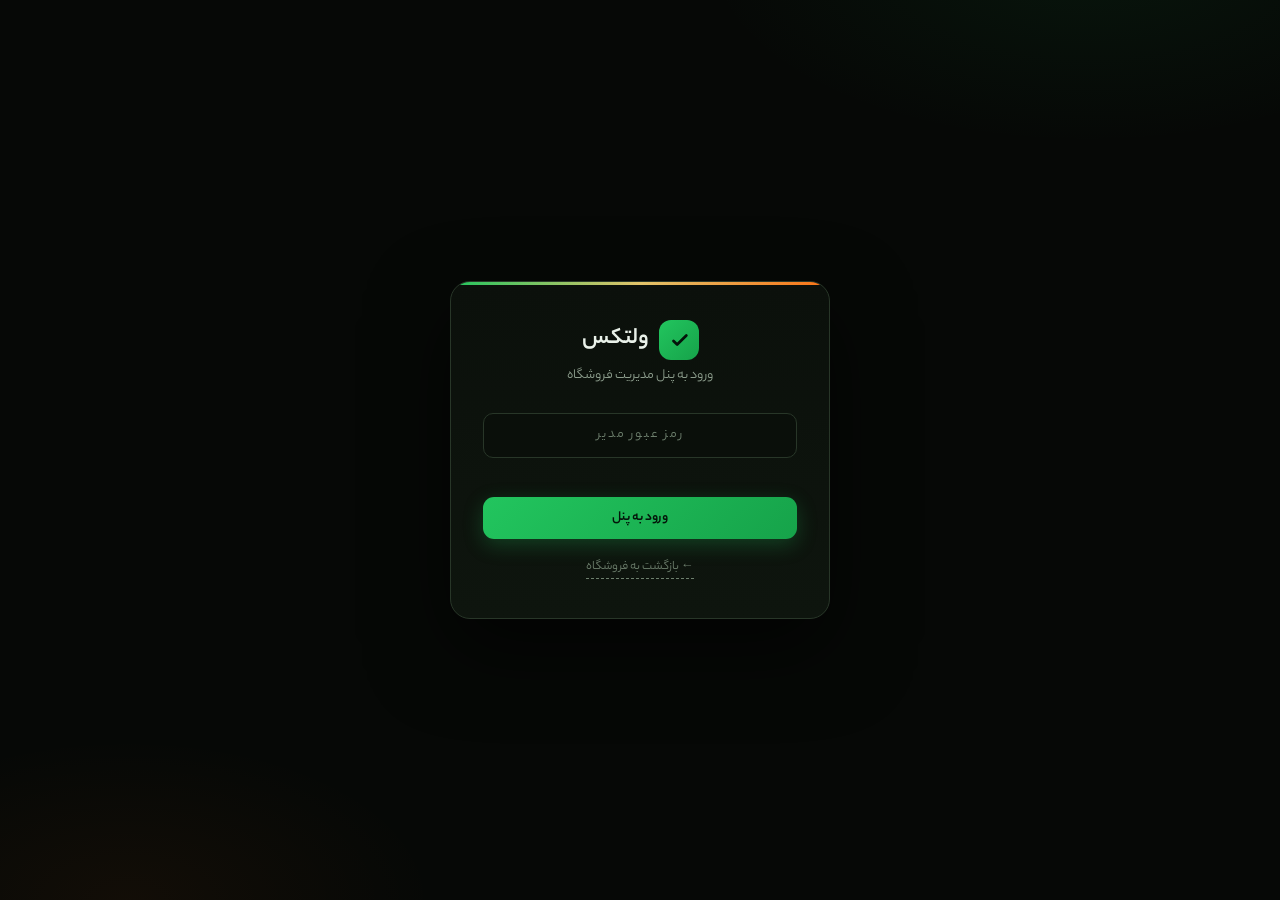
<file: admin.html>
<!DOCTYPE html>
<html lang="fa" dir="rtl">
<head>
<meta charset="UTF-8">
<meta name="viewport" content="width=device-width, initial-scale=1.0">
<meta name="robots" content="noindex,nofollow">
<title>پنل مدیریت | ولتکس</title>
<link rel="icon" href="data:image/svg+xml,<svg xmlns='http://www.w3.org/2000/svg' viewBox='0 0 100 100'><rect width='100' height='100' rx='24' fill='%2316a34a'/><path d='M30 50 L45 65 L72 35' stroke='%2304140a' stroke-width='10' fill='none' stroke-linecap='round' stroke-linejoin='round'/></svg>">
<link rel="stylesheet" href="css/admin.css?v=5">
</head>
<body>

<!-- دروازه ورود ادمین -->
<div id="gate">
  <div class="gate-card" id="gateCard">
    <div class="gate-logo">
      <span class="gk"><svg viewBox="0 0 24 24" fill="none" stroke-width="3" stroke-linecap="round" stroke-linejoin="round"><path d="M6 13l4 4L20 7"/></svg></span>
      <span>ولتکس</span>
    </div>
    <p class="gate-sub">ورود به پنل مدیریت فروشگاه</p>
    <form id="gateForm">
      <input type="password" id="gatePass" placeholder="رمز عبور مدیر" autocomplete="current-password" dir="ltr">
      <div class="gate-err" id="gateErr"></div>
      <button type="submit" class="a-btn" style="justify-content:center">ورود به پنل</button>
    </form>
    <a class="gate-back" href="index.html">← بازگشت به فروشگاه</a>
  </div>
</div>

<!-- اپ ادمین -->
<div id="app">
  <aside class="a-side">
    <div class="a-logo">
      <span class="gk"><svg viewBox="0 0 24 24" fill="none" stroke-width="3" stroke-linecap="round" stroke-linejoin="round"><path d="M6 13l4 4L20 7"/></svg></span>
      <span>ولتکس<br><small>پنل مدیریت</small></span>
    </div>
    <button class="a-nav on" data-view="dashboard"><svg viewBox="0 0 24 24" fill="none" stroke-width="2" stroke-linecap="round"><rect x="3" y="3" width="7" height="9" rx="1.5"/><rect x="14" y="3" width="7" height="5" rx="1.5"/><rect x="14" y="12" width="7" height="9" rx="1.5"/><rect x="3" y="16" width="7" height="5" rx="1.5"/></svg><em>داشبورد</em></button>
    <button class="a-nav" data-view="orders"><svg viewBox="0 0 24 24" fill="none" stroke-width="2" stroke-linecap="round" stroke-linejoin="round"><path d="M6 2h12l4 6v13a1 1 0 01-1 1H3a1 1 0 01-1-1V8l4-6z"/><path d="M2 8h20M9 12a3 3 0 006 0"/></svg><em>سفارش‌ها</em> <span class="a-badge" id="navOrdersN" style="margin-inline-start:auto;display:none">۰</span></button>
    <button class="a-nav" data-view="users"><svg viewBox="0 0 24 24" fill="none" stroke-width="2" stroke-linecap="round" stroke-linejoin="round"><path d="M17 21v-2a4 4 0 00-4-4H5a4 4 0 00-4 4v2"/><circle cx="9" cy="7" r="4"/><path d="M23 21v-2a4 4 0 00-3-3.9M16 3.1a4 4 0 010 7.8"/></svg><em>ثبت‌نام‌ها</em></button>
    <button class="a-nav" data-view="products"><svg viewBox="0 0 24 24" fill="none" stroke-width="2" stroke-linecap="round" stroke-linejoin="round"><path d="M20.6 13.4L13.4 20.6a2 2 0 01-2.8 0L2 12V2h10l8.6 8.6a2 2 0 010 2.8z"/><circle cx="7" cy="7" r="1.5"/></svg><em>محصولات و قیمت‌ها</em></button>
    <button class="a-nav" data-view="coupons"><svg viewBox="0 0 24 24" fill="none" stroke-width="2" stroke-linecap="round" stroke-linejoin="round"><path d="M4 5h16a1 1 0 011 1v3a2.5 2.5 0 000 5v3a1 1 0 01-1 1H4a1 1 0 01-1-1v-3a2.5 2.5 0 000-5V6a1 1 0 011-1z"/><path d="M14.5 6v2.2m0 3.2v2.4m0 3.2V19" stroke-dasharray="0.1 4"/></svg><em>کد تخفیف</em></button>
    <button class="a-nav" data-view="pricelog"><svg viewBox="0 0 24 24" fill="none" stroke-width="2" stroke-linecap="round" stroke-linejoin="round"><path d="M3 3v18h18"/><path d="M7 14l4-4 3 3 5-6"/></svg><em>گزارش تغییر قیمت</em></button>
    <button class="a-nav" data-view="settings"><svg viewBox="0 0 24 24" fill="none" stroke-width="2" stroke-linecap="round" stroke-linejoin="round"><circle cx="12" cy="12" r="3"/><path d="M19.4 15a1.65 1.65 0 00.33 1.82l.06.06a2 2 0 11-2.83 2.83l-.06-.06a1.65 1.65 0 00-1.82-.33 1.65 1.65 0 00-1 1.51V21a2 2 0 11-4 0v-.09a1.65 1.65 0 00-1-1.51 1.65 1.65 0 00-1.82.33l-.06.06a2 2 0 11-2.83-2.83l.06-.06a1.65 1.65 0 00.33-1.82 1.65 1.65 0 00-1.51-1H3a2 2 0 110-4h.09a1.65 1.65 0 001.51-1 1.65 1.65 0 00-.33-1.82l-.06-.06a2 2 0 112.83-2.83l.06.06a1.65 1.65 0 001.82.33h.01a1.65 1.65 0 001-1.51V3a2 2 0 114 0v.09a1.65 1.65 0 001 1.51h.01a1.65 1.65 0 001.82-.33l.06-.06a2 2 0 112.83 2.83l-.06.06a1.65 1.65 0 00-.33 1.82v.01a1.65 1.65 0 001.51 1H21a2 2 0 110 4h-.09a1.65 1.65 0 00-1.51 1z"/></svg><em>تنظیمات</em></button>
    <div class="spacer"></div>
    <a class="a-store" href="index.html"><svg viewBox="0 0 24 24" fill="none" stroke-width="2" stroke-linecap="round" stroke-linejoin="round"><path d="M3 9l9-7 9 7v11a2 2 0 01-2 2H5a2 2 0 01-2-2z"/><path d="M9 22V12h6v10"/></svg> مشاهده فروشگاه</a>
    <button class="a-out" id="adminLogout"><svg viewBox="0 0 24 24" fill="none" stroke-width="2" stroke-linecap="round" stroke-linejoin="round"><path d="M9 21H5a2 2 0 01-2-2V5a2 2 0 012-2h4M16 17l5-5-5-5M21 12H9"/></svg> خروج از پنل</button>
  </aside>

  <main class="a-main">

    <!-- داشبورد -->
    <section class="a-view on" id="v-dashboard">
      <div class="a-head">
        <div><h1>داشبورد مدیریت</h1><p>نمای کلی عملکرد فروشگاه ولتکس</p></div>
        <button class="a-btn ghost" onclick="renderAll();aToast('داده‌ها به‌روز شد')"><svg viewBox="0 0 24 24" fill="none" stroke-width="2" stroke-linecap="round" stroke-linejoin="round"><path d="M21 12a9 9 0 11-2.6-6.4M21 3v6h-6"/></svg> به‌روزرسانی</button>
      </div>
      <div class="a-stats" id="dashStats"></div>
      <div class="a-panel">
        <h2><svg viewBox="0 0 24 24" fill="none" stroke-width="2" stroke-linecap="round" stroke-linejoin="round"><path d="M6 2h12l4 6v13a1 1 0 01-1 1H3a1 1 0 01-1-1V8l4-6z"/><path d="M2 8h20M9 12a3 3 0 006 0"/></svg> آخرین سفارش‌ها</h2>
        <p class="hint">۵ سفارش اخیر ثبت‌شده در فروشگاه</p>
        <div class="a-tblwrap" id="dashOrders"></div>
      </div>
      <div class="a-panel">
        <h2><svg viewBox="0 0 24 24" fill="none" stroke-width="2" stroke-linecap="round" stroke-linejoin="round"><path d="M17 21v-2a4 4 0 00-4-4H5a4 4 0 00-4 4v2"/><circle cx="9" cy="7" r="4"/><path d="M23 21v-2a4 4 0 00-3-3.9M16 3.1a4 4 0 010 7.8"/></svg> آخرین ثبت‌نام‌ها</h2>
        <p class="hint">۵ کاربر جدید فروشگاه</p>
        <div class="a-tblwrap" id="dashUsers"></div>
      </div>
    </section>

    <!-- سفارش‌ها -->
    <section class="a-view" id="v-orders">
      <div class="a-head">
        <div><h1>سفارش‌ها و خریدها</h1><p>همه سفارش‌های ثبت‌شده همراه با اقلام و مبالغ</p></div>
      </div>
      <div class="a-panel">
        <div class="a-tblwrap" id="ordersTable"></div>
      </div>
    </section>

    <!-- کاربران -->
    <section class="a-view" id="v-users">
      <div class="a-head">
        <div><h1>ثبت‌نام‌ها (کاربران)</h1><p>همه حساب‌های کاربری ساخته‌شده در فروشگاه</p></div>
      </div>
      <div class="a-panel">
        <div class="a-tblwrap" id="usersTable"></div>
      </div>
    </section>

    <!-- محصولات -->
    <section class="a-view" id="v-products">
      <div class="a-head">
        <div><h1>مدیریت محصولات و قیمت‌ها</h1><p>تغییر قیمت، افزودن محصول جدید یا حذف محصول — تغییرات بلافاصله روی فروشگاه اعمال می‌شود</p></div>
        <button class="a-btn danger sm" id="resetProducts"><svg viewBox="0 0 24 24" fill="none" stroke-width="2" stroke-linecap="round" stroke-linejoin="round"><path d="M3 6h18m-2 0v14a2 2 0 01-2 2H7a2 2 0 01-2-2V6m3 0V4a2 2 0 012-2h4a2 2 0 012 2v2"/></svg> بازنشانی همه تغییرات</button>
      </div>
      <div class="a-panel">
        <details class="a-add" id="addBox">
          <summary><svg viewBox="0 0 24 24" fill="none" stroke-width="2.4" stroke-linecap="round"><path d="M12 5v14M5 12h14"/></svg> افزودن محصول جدید</summary>
          <form class="a-form" id="pAddForm">
            <label>نام محصول *<input id="pName" required placeholder="مثلاً: پروتئین وی گلد"></label>
            <label>برند<input id="pBrand" placeholder="VOLTEX NUTRITION"></label>
            <label>دسته‌بندی *<select id="pCat"></select></label>
            <label>قیمت (تومان) *<input id="pPrice" type="number" min="1000" step="1000" required placeholder="1500000" dir="ltr"></label>
            <label>قیمت قبل از تخفیف (اختیاری)<input id="pOld" type="number" min="0" step="1000" placeholder="1800000" dir="ltr"></label>
            <label>امتیاز اولیه<select id="pRate"><option value="5">۵</option><option value="4.8">۴٫۸</option><option value="4.5">۴٫۵</option><option value="4">۴</option></select></label>
            <label>آیکون نمایشی (وقتی عکس نمی‌دهی)<select id="pSvg"><option value="shaker">شیکر</option><option value="bands">کش مقاومتی</option><option value="gloves">دستکش</option><option value="belt">کمربند</option></select></label>
            <div class="full">
              <span style="display:block;font-size:.78rem;color:var(--mut);margin-bottom:6px">عکس محصول — انتخاب از گالری گوشی یا ویندوز (اختیاری)</span>
              <label class="up-box" id="upBox">
                <input id="pImgFile" type="file" accept="image/*" hidden>
                <svg id="upIco" viewBox="0 0 24 24" fill="none" stroke-width="1.8" stroke-linecap="round" stroke-linejoin="round" style="width:26px;height:26px"><rect x="3" y="3" width="18" height="18" rx="3"/><circle cx="8.5" cy="8.5" r="1.8"/><path d="M21 15l-5-5L5 21"/></svg>
                <span id="upTxt">برای انتخاب عکس اینجا بزن 📱💻</span>
                <img id="pImgPrev" alt="پیش‌نمایش عکس محصول" style="display:none;max-height:130px;border-radius:10px">
                <button type="button" id="pImgClear" class="up-clear" style="display:none" title="حذف عکس">×</button>
              </label>
            </div>
            <label class="full">توضیح محصول *<textarea id="pDesc" required placeholder="توضیح کوتاه و جذاب درباره محصول..."></textarea></label>
            <label class="full">ویژگی‌ها (هر خط یک ویژگی — اختیاری)<textarea id="pFeats" placeholder="۲۷ گرم پروتئین در هر سروینگ&#10;جذب سریع"></textarea></label>
            <div class="full" style="display:flex;gap:10px;justify-content:flex-end">
              <button type="submit" class="a-btn"><svg viewBox="0 0 24 24" fill="none" stroke-width="2.4" stroke-linecap="round"><path d="M12 5v14M5 12h14"/></svg> ثبت محصول در فروشگاه</button>
            </div>
          </form>
        </details>
      </div>
      <div class="a-panel">
        <h2><svg viewBox="0 0 24 24" fill="none" stroke-width="2" stroke-linecap="round" stroke-linejoin="round"><path d="M20.6 13.4L13.4 20.6a2 2 0 01-2.8 0L2 12V2h10l8.6 8.6a2 2 0 010 2.8z"/><circle cx="7" cy="7" r="1.5"/></svg> همه محصولات فروشگاه</h2>
        <p class="hint">قیمت و قیمت-قبلی را مستقیم داخل جدول عوض کنید و «ذخیره» بزنید؛ یا از دکمه «ویرایش» برای جزئیات کامل استفاده کنید.</p>
        <div class="a-tblwrap" id="productsTable"></div>
      </div>
    </section>

    <!-- گزارش قیمت -->
    <section class="a-view" id="v-pricelog">
      <div class="a-head">
        <div><h1>گزارش تغییر قیمت‌ها</h1><p>تاریخچه همه تغییرات قیمت محصولات</p></div>
        <button class="a-btn danger sm" id="clearPlog">پاک‌کردن تاریخچه</button>
      </div>
      <div class="a-panel"><div class="plog" id="plogList"></div></div>
    </section>

    <!-- کدهای تخفیف -->
    <section class="a-view" id="v-coupons">
      <div class="a-head">
        <div><h1>کدهای تخفیف</h1><p>هر کدی که اینجا بسازی فوراً روی فروشگاه فعال است؛ مشتری در سبد خرید واردش می‌کند و تخفیف اعمال می‌شود</p></div>
      </div>
      <div class="a-panel">
        <h2><svg viewBox="0 0 24 24" fill="none" stroke-width="2" stroke-linecap="round" stroke-linejoin="round"><path d="M4 5h16a1 1 0 011 1v3a2.5 2.5 0 000 5v3a1 1 0 01-1 1H4a1 1 0 01-1-1v-3a2.5 2.5 0 000-5V6a1 1 0 011-1z"/><path d="M14.5 6v2.2m0 3.2v2.4m0 3.2V19" stroke-dasharray="0.1 4"/></svg> ساخت کد تخفیف جدید</h2>
        <p class="hint">کد فقط حروف و عدد انگلیسی (۳ تا ۱۶ کاراکتر)؛ درصد بین ۱ تا ۹۰.</p>
        <form class="a-form" id="couponForm" style="max-width:680px">
          <label>کد تخفیف *<input id="cCode" dir="ltr" placeholder="SUMMER25" required maxlength="16" style="letter-spacing:.14em" autocomplete="off"></label>
          <label>درصد تخفیف *<input id="cPct" type="number" min="1" max="90" step="1" required placeholder="25" dir="ltr"></label>
          <label class="full">متن نمایشی (اختیاری — موقع اعمال کد به مشتری نشان داده می‌شود)<input id="cLabel" placeholder="مثلاً: ۲۵٪ جشنواره تابستانه"></label>
          <div class="full"><button class="a-btn" type="submit"><svg viewBox="0 0 24 24" fill="none" stroke-width="2.4" stroke-linecap="round"><path d="M12 5v14M5 12h14"/></svg> ایجاد و فعال‌سازی کد</button></div>
        </form>
      </div>
      <div class="a-panel">
        <h2><svg viewBox="0 0 24 24" fill="none" stroke-width="2" stroke-linecap="round" stroke-linejoin="round"><path d="M4 5h16a1 1 0 011 1v3a2.5 2.5 0 000 5v3a1 1 0 01-1 1H4a1 1 0 01-1-1v-3a2.5 2.5 0 000-5V6a1 1 0 011-1z"/><path d="M14.5 6v2.2m0 3.2v2.4m0 3.2V19" stroke-dasharray="0.1 4"/></svg> کدهای فعال</h2>
        <p class="hint">کدهای ساخته‌شده توسط شما + کدهای داخلی سایت (غیرقابل تغییر)</p>
        <div class="a-tblwrap" id="couponsTable"></div>
      </div>
    </section>

    <!-- تنظیمات -->
    <section class="a-view" id="v-settings">
      <div class="a-head">
        <div><h1>تنظیمات پنل</h1><p>امنیت و اطلاعات ذخیره‌سازی</p></div>
      </div>
      <div class="a-panel">
        <h2><svg viewBox="0 0 24 24" fill="none" stroke-width="2" stroke-linecap="round" stroke-linejoin="round"><rect x="3" y="11" width="18" height="11" rx="2"/><path d="M7 11V7a5 5 0 0110 0v4"/></svg> تغییر رمز عبور مدیر</h2>
        <p class="hint">رمز فعلی پیش‌فرض «admin1234» است — حتماً آن را عوض کنید و در جای امن نگه دارید.</p>
        <form class="a-form" id="passForm" style="max-width:520px">
          <label>رمز جدید<input type="password" id="np1" dir="ltr" required minlength="4"></label>
          <label>تکرار رمز جدید<input type="password" id="np2" dir="ltr" required minlength="4"></label>
          <div class="full"><button class="a-btn" type="submit">ذخیره رمز جدید</button></div>
        </form>
      </div>
      <div class="a-panel">
        <h2><svg viewBox="0 0 24 24" fill="none" stroke-width="2" stroke-linecap="round" stroke-linejoin="round"><path d="M12 9v4m0 4h.01M10.3 3.9L1.8 18a2 2 0 001.7 3h17a2 2 0 001.7-3L13.7 3.9a2 2 0 00-3.4 0z"/></svg> درباره ذخیره‌سازی داده‌ها</h2>
        <p class="hint" style="line-height:2;margin-bottom:0">این نسخهٔ فروشگاه کاملاً سمت مرورگر (localStorage) کار می‌کند؛ یعنی ثبت‌نام‌ها، سفارش‌ها و تغییرات محصولات روی همین مرورگر ذخیره می‌شوند و بین دستگاه‌ها همگام نیستند. برای نسخهٔ واقعی و چندکاربره، اتصال به سرور/دیتابیس لازم است.</p>
      </div>
    </section>

  </main>
</div>

<!-- مدال ویرایش محصول -->
<div class="a-modal" id="pModal">
  <div class="a-modal-card">
    <h3>ویرایش مشخصات محصول <button class="a-icb" data-mclose><svg viewBox="0 0 24 24" fill="none" stroke-width="2" stroke-linecap="round"><path d="M18 6L6 18M6 6l12 12"/></svg></button></h3>
    <form class="a-form" id="pEditForm">
      <input type="hidden" id="eId">
      <label>نام محصول<input id="eName" required></label>
      <label>برند<input id="eBrand"></label>
      <label>دسته‌بندی<select id="eCat"></select></label>
      <label>قیمت (تومان) *<input id="ePrice" type="number" min="1000" step="1000" required dir="ltr"></label>
      <label>قیمت قبل از تخفیف<input id="eOld" type="number" min="0" step="1000" dir="ltr"></label>
      <label>آیکون نمایشی (وقتی عکس ندارد)<select id="eSvg"><option value="shaker">شیکر</option><option value="bands">کش مقاومتی</option><option value="gloves">دستکش</option><option value="belt">کمربند</option></select></label>
      <div class="full">
        <span style="display:block;font-size:.78rem;color:var(--mut);margin-bottom:6px">عکس محصول — انتخاب از گالری گوشی یا ویندوز</span>
        <label class="up-box" id="eUpBox">
          <input id="eImgFile" type="file" accept="image/*" hidden>
          <svg id="eUpIco" viewBox="0 0 24 24" fill="none" stroke-width="1.8" stroke-linecap="round" stroke-linejoin="round" style="width:26px;height:26px"><rect x="3" y="3" width="18" height="18" rx="3"/><circle cx="8.5" cy="8.5" r="1.8"/><path d="M21 15l-5-5L5 21"/></svg>
          <span id="eUpTxt">برای انتخاب یا تعویض عکس اینجا بزن 📱💻</span>
          <img id="eImgPrev" alt="پیش‌نمایش عکس محصول" style="display:none;max-height:130px;border-radius:10px">
          <button type="button" id="eImgClear" class="up-clear" style="display:none" title="حذف عکس (بازگشت به آیکون)">×</button>
        </label>
      </div>
      <label class="full">توضیح محصول<textarea id="eDesc"></textarea></label>
      <div class="full" style="display:flex;gap:10px;justify-content:flex-end">
        <button type="button" class="a-btn ghost" data-mclose>انصراف</button>
        <button type="submit" class="a-btn">ذخیره تغییرات</button>
      </div>
    </form>
  </div>
</div>

<div id="toasts"></div>
<script src="js/data.js?v=7"></script>
<script src="js/admin.js?v=5"></script>
</body>
</html>
</file>
<file: css/styles.css>
/* ============================================================
   VOLTEX | ولتکس — فروشگاه پرمیوم مکمل و لوازم ورزشی
   فونت: ایران‌سنس یکان‌بخ | پالت: سبز، مشکی، نارنجی، سفید
   ============================================================ */

/* ---------- فونت‌ها ---------- */
@font-face{font-family:'YekanBakh';src:url('../assets/fonts/YekanBakhFaNum-Regular.woff2') format('woff2');font-weight:400;font-style:normal;font-display:swap}
@font-face{font-family:'YekanBakh';src:url('../assets/fonts/YekanBakh-Medium.ttf') format('truetype');font-weight:500;font-style:normal;font-display:swap}
@font-face{font-family:'YekanBakh';src:url('../assets/fonts/YekanBakh-Bold.ttf') format('truetype');font-weight:700;font-style:normal;font-display:swap}
@font-face{font-family:'YekanBakh';src:url('../assets/fonts/YekanBakhFaNum-Fat.woff2') format('woff2');font-weight:900;font-style:normal;font-display:swap}
@font-face{font-family:'IRANSans';src:url('../assets/fonts/IRANSansWeb_UltraLight.ttf') format('truetype');font-weight:200;font-display:swap}
@font-face{font-family:'IRANSans';src:url('../assets/fonts/IRANSansWeb.ttf') format('truetype');font-weight:400;font-display:swap}
@font-face{font-family:'IRANSans';src:url('../assets/fonts/IRANSansWeb_Medium.ttf') format('truetype');font-weight:500;font-display:swap}
@font-face{font-family:'IRANSans';src:url('../assets/fonts/IRANSansWeb_Bold.ttf') format('truetype');font-weight:700;font-display:swap}

/* ---------- توکن‌ها ---------- */
:root{
  --green:#22c55e;
  --green-2:#16a34a;
  --green-deep:#14532d;
  --green-soft:rgba(34,197,94,.14);
  --green-glow:rgba(34,197,94,.45);
  --orange:#f97316;
  --orange-2:#fb923c;
  --orange-soft:rgba(249,115,22,.15);
  --orange-glow:rgba(249,115,22,.4);
  --gold:#e9c46a;
  --gold-soft:rgba(233,196,106,.12);
  --bg:#060806;
  --bg-2:#0a0d0a;
  --panel:#0e120e;
  --panel-2:#131a14;
  --line:rgba(255,255,255,.08);
  --line-2:rgba(255,255,255,.14);
  --text:#f2f6f2;
  --muted:#9aaca0;
  --muted-2:#6f8176;
  --light-bg:#f4f7f4;
  --light-panel:#ffffff;
  --radius:20px;
  --radius-sm:14px;
  --shadow-lg:0 24px 70px -18px rgba(0,0,0,.75);
  --grad-green:linear-gradient(135deg,#22c55e 0%,#15803d 100%);
  --grad-orange:linear-gradient(135deg,#fb923c 0%,#ea580c 100%);
  --grad-mix:linear-gradient(120deg,#22c55e 0%,#84cc16 45%,#f97316 100%);
  --font:'YekanBakh','IRANSans',Tahoma,-apple-system,sans-serif;
  --nav-h:76px;
}

*{margin:0;padding:0;box-sizing:border-box}
html{scroll-behavior:smooth}
body{
  font-family:var(--font);
  background:
    radial-gradient(1000px 480px at 88% -4%,rgba(34,197,94,.07),transparent 60%),
    radial-gradient(820px 480px at 8% 18%,rgba(249,115,22,.06),transparent 60%),
    radial-gradient(900px 600px at 50% 110%,rgba(233,196,106,.05),transparent 60%),
    var(--bg);
  color:var(--text);
  direction:rtl;
  overflow-x:hidden;
  line-height:1.8;
  -webkit-font-smoothing:antialiased;
}
::selection{background:var(--green);color:#031007}
img{max-width:100%;display:block}
a{color:inherit;text-decoration:none}
button,input,select,textarea{font-family:inherit;color:inherit}
button{cursor:pointer;border:none;background:none}
ul{list-style:none}
::-webkit-scrollbar{width:11px;height:11px}
::-webkit-scrollbar-track{background:var(--bg-2)}
::-webkit-scrollbar-thumb{background:linear-gradient(var(--green-deep),var(--green-2));border-radius:8px;border:2px solid var(--bg-2)}

.container{width:min(1240px,92%);margin-inline:auto}
.num{font-variant-numeric:tabular-nums}

/* ---------- لودر ---------- */
#loader{position:fixed;inset:0;z-index:1000;background:var(--bg);display:flex;flex-direction:column;gap:22px;align-items:center;justify-content:center;transition:opacity .6s,visibility .6s}
#loader.hide{opacity:0;visibility:hidden}
.loader-logo{font-size:2.4rem;font-weight:900;letter-spacing:1px;display:flex;align-items:center;gap:12px}
.loader-logo .vx{background:var(--grad-mix);-webkit-background-clip:text;background-clip:text;color:transparent}
.loader-bar{width:220px;height:4px;border-radius:99px;background:var(--panel-2);overflow:hidden}
.loader-bar i{display:block;height:100%;width:40%;border-radius:99px;background:var(--grad-mix);animation:loadslide 1.1s ease-in-out infinite}
@keyframes loadslide{0%{transform:translateX(120%)}100%{transform:translateX(-320%)}}
.loader-txt{color:var(--muted);font-size:.85rem;letter-spacing:2px}

/* ---------- نوار پیشرفت اسکرول ---------- */
#scrollbar{position:fixed;top:0;right:0;height:3px;width:0;background:var(--grad-mix);z-index:999;box-shadow:0 0 12px var(--green-glow)}

/* ---------- ناوبار ---------- */
header{position:fixed;top:0;right:0;left:0;z-index:500;transition:background .35s,box-shadow .35s,border-color .35s;border-bottom:1px solid transparent}
header.scrolled{background:rgba(6,8,6,.82);backdrop-filter:blur(18px);-webkit-backdrop-filter:blur(18px);border-color:var(--line);box-shadow:0 10px 40px -18px rgba(0,0,0,.8)}
.nav{display:flex;align-items:center;gap:26px;height:var(--nav-h)}
.logo{display:flex;align-items:center;gap:11px;font-weight:900;font-size:1.35rem}
.logo-mark{width:42px;height:42px;border-radius:13px;background:var(--grad-green);display:grid;place-items:center;box-shadow:0 0 24px var(--green-glow);position:relative;overflow:hidden}
.logo-mark::after{content:'';position:absolute;inset:0;background:linear-gradient(120deg,transparent 30%,rgba(255,255,255,.35) 50%,transparent 70%);transform:translateX(-130%);animation:shine 3.5s infinite}
@keyframes shine{0%,60%{transform:translateX(-130%)}90%,100%{transform:translateX(130%)}}
.logo-mark svg{width:24px;height:24px}
.logo b{background:var(--grad-mix);-webkit-background-clip:text;background-clip:text;color:transparent}
.nav-links{display:flex;gap:4px;margin-inline-start:12px}
.nav-links a{padding:9px 15px;border-radius:12px;font-size:.92rem;color:var(--muted);transition:.25s;position:relative}
.nav-links a:hover{color:#fff;background:rgba(255,255,255,.05)}
.nav-links a.active{color:var(--green)}
.nav-actions{margin-inline-start:auto;display:flex;align-items:center;gap:10px}
.icon-btn{width:44px;height:44px;border-radius:14px;display:grid;place-items:center;background:var(--panel);border:1px solid var(--line);transition:.25s;position:relative}
.icon-btn:hover{border-color:var(--green);box-shadow:0 0 18px var(--green-glow);transform:translateY(-2px)}
.icon-btn.dl{color:var(--orange-2)}
.icon-btn.dl:hover{border-color:var(--orange);box-shadow:0 0 18px var(--orange-glow);color:#fdba74}
.icon-btn svg{width:21px;height:21px;stroke:currentColor}
.badge{position:absolute;top:-6px;left:-6px;min-width:20px;height:20px;padding:0 5px;border-radius:99px;background:var(--orange);color:#fff;font-size:.68rem;font-weight:700;display:grid;place-items:center;box-shadow:0 4px 10px var(--orange-glow)}
.search-wrap{position:relative;display:flex;align-items:center}
.search-wrap input{width:0;opacity:0;padding:11px 15px;border-radius:14px;border:1px solid var(--line);background:var(--panel);transition:.35s;font-size:.9rem;outline:none}
.search-wrap.open input{width:230px;opacity:1;border-color:var(--green)}
.search-wrap svg{width:20px;height:20px;stroke:currentColor;flex-shrink:0}

.btn{display:inline-flex;align-items:center;justify-content:center;gap:9px;padding:13px 26px;border-radius:15px;font-weight:700;font-size:.95rem;transition:.28s;position:relative;overflow:hidden;white-space:nowrap}
.btn svg{width:19px;height:19px;stroke:currentColor}
.btn-green{background:var(--grad-green);color:#04140a;box-shadow:0 10px 30px -8px var(--green-glow)}
.btn-green:hover{transform:translateY(-3px);box-shadow:0 16px 40px -8px var(--green-glow)}
.btn-orange{background:var(--grad-orange);color:#1c0d02;box-shadow:0 10px 30px -8px var(--orange-glow)}
.btn-orange:hover{transform:translateY(-3px)}
.btn-ghost{border:1px solid var(--line-2);color:var(--text);background:rgba(255,255,255,.03)}
.btn-ghost:hover{border-color:var(--green);color:var(--green);background:var(--green-soft)}
.btn-sm{padding:9px 16px;font-size:.85rem;border-radius:12px}
.btn:disabled{opacity:.55;cursor:not-allowed;transform:none!important}
.btn-green::before,.btn-orange::before{content:'';position:absolute;top:0;bottom:0;width:70px;background:linear-gradient(100deg,transparent,rgba(255,255,255,.4),transparent);right:-90px;transition:right .7s ease;pointer-events:none}
.btn-green:hover::before,.btn-orange:hover::before{right:calc(100% + 20px)}

/* ---------- هیرو ---------- */
.hero{min-height:100svh;display:flex;align-items:center;position:relative;overflow:hidden;padding-top:var(--nav-h)}
.hero-bg{position:absolute;inset:0;z-index:0}
.hero-bg img{width:100%;height:100%;object-fit:cover;object-position:center 20%;opacity:.55;filter:saturate(1.15);transform:scaleX(-1)}
.hero-bg::before{content:'';position:absolute;inset:0;background:linear-gradient(to right,rgba(6,8,6,.45) 0%,rgba(6,8,6,.82) 45%,#060806 92%);z-index:1}
.hero-bg::after{content:'';position:absolute;inset:0;background:radial-gradient(60% 55% at 30% 42%,transparent 40%,rgba(6,8,6,.9) 100%);z-index:1}
.orb{position:absolute;border-radius:50%;filter:blur(90px);opacity:.5;z-index:1;animation:float 9s ease-in-out infinite}
.orb-g{width:420px;height:420px;background:var(--green-deep);bottom:-140px;right:-120px}
.orb-o{width:300px;height:300px;background:#7c2d12;top:10%;left:-100px;animation-delay:2.5s}
@keyframes float{0%,100%{transform:translateY(0) scale(1)}50%{transform:translateY(-38px) scale(1.06)}}
.hero-inner{position:relative;z-index:2;width:100%}
.hero-content{max-width:600px}
.hero-kicker{display:inline-flex;align-items:center;gap:9px;padding:9px 18px;border-radius:99px;border:1px solid rgba(34,197,94,.35);background:var(--green-soft);color:#86efac;font-size:.85rem;font-weight:500;animation:fadeUp .8s .1s both}
.hero-kicker .dot{width:8px;height:8px;border-radius:50%;background:var(--green);box-shadow:0 0 12px var(--green);animation:pulse 1.6s infinite}
@keyframes pulse{50%{opacity:.4}}
.hero h1{font-size:clamp(2.5rem,5.4vw,4.3rem);font-weight:900;line-height:1.35;margin:26px 0 20px;animation:fadeUp .8s .25s both}
.hero h1 .grad{background:var(--grad-mix);-webkit-background-clip:text;background-clip:text;color:transparent}
.hero p{color:var(--muted);font-size:1.08rem;max-width:520px;animation:fadeUp .8s .4s both}
.hero-cta{display:flex;gap:14px;margin-top:36px;flex-wrap:wrap;animation:fadeUp .8s .55s both}
.hero-stats{display:flex;gap:0;margin-top:58px;border:1px solid var(--line);border-radius:var(--radius);background:rgba(10,13,10,.6);backdrop-filter:blur(14px);overflow:hidden;animation:fadeUp .8s .7s both;max-width:560px}
.hstat{flex:1;padding:22px 10px;text-align:center;border-inline-start:1px solid var(--line)}
.hstat:first-child{border-inline-start:none}
.hstat b{display:block;font-size:1.7rem;font-weight:900;color:var(--green)}
.hstat b.o{color:var(--orange-2)}
.hstat span{font-size:.8rem;color:var(--muted)}
@keyframes fadeUp{from{opacity:0;transform:translateY(34px)}to{opacity:1;transform:none}}
.scroll-hint{position:absolute;bottom:26px;right:50%;transform:translateX(50%);z-index:2;display:flex;flex-direction:column;align-items:center;gap:8px;color:var(--muted-2);font-size:.75rem;animation:fadeUp 1s 1.2s both}
.scroll-hint i{width:24px;height:38px;border:2px solid var(--muted-2);border-radius:99px;position:relative}
.scroll-hint i::after{content:'';position:absolute;top:7px;right:50%;transform:translateX(50%);width:4px;height:8px;border-radius:99px;background:var(--green);animation:wheel 1.5s infinite}
@keyframes wheel{70%{transform:translate(50%,14px);opacity:0}100%{opacity:0}}

/* ---------- نوار برندها ---------- */
.marquee-sec{padding:34px 0;border-block:1px solid var(--line);background:var(--bg-2);overflow:hidden}
.marquee{display:flex;gap:64px;width:max-content;animation:marq 30s linear infinite}
.marquee span{font-size:1.5rem;font-weight:900;color:var(--muted-2);letter-spacing:2px;transition:.3s;display:flex;align-items:center;gap:12px;white-space:nowrap}
.marquee span:hover{color:var(--green)}
.marquee span::after{content:'';width:7px;height:7px;border-radius:50%;background:var(--orange);opacity:.55}
@keyframes marq{to{transform:translateX(50%)}}

/* ---------- سکشن‌ها ---------- */
section{position:relative}
.sec{padding:110px 0}
.sec-head{text-align:center;max-width:660px;margin:0 auto 64px}
.sec-tag{display:inline-flex;align-items:center;gap:8px;padding:8px 20px;border-radius:99px;font-size:.83rem;font-weight:500;letter-spacing:.5px;margin-bottom:18px}
.tag-green{background:var(--green-soft);color:#86efac;border:1px solid rgba(34,197,94,.3)}
.tag-orange{background:var(--orange-soft);color:#fdba74;border:1px solid rgba(249,115,22,.3)}
.sec-head h2{font-size:clamp(1.7rem,3.4vw,2.6rem);font-weight:900;line-height:1.45}
.sec-head h2 .grad{background:var(--grad-mix);-webkit-background-clip:text;background-clip:text;color:transparent}
.sec-head p{color:var(--muted);margin-top:14px;font-size:1rem}

/* ---------- دسته‌بندی‌ها ---------- */
.cats{display:grid;grid-template-columns:repeat(4,1fr);gap:18px}
.cat-card{position:relative;padding:30px 24px;border-radius:var(--radius);background:linear-gradient(160deg,var(--panel),var(--bg-2));border:1px solid var(--line);overflow:hidden;transition:.35s;cursor:pointer}
.cat-card:hover{transform:translateY(-8px);border-color:rgba(34,197,94,.4);box-shadow:0 24px 50px -20px rgba(0,0,0,.8),0 0 30px -10px var(--green-glow)}
.cat-card::before{content:'';position:absolute;top:-40%;inset-inline-end:-20%;width:200px;height:200px;border-radius:50%;background:radial-gradient(circle,var(--green-soft),transparent 70%);transition:.4s}
.cat-card:nth-child(even)::before{background:radial-gradient(circle,var(--orange-soft),transparent 70%)}
.cat-ico{width:58px;height:58px;border-radius:17px;display:grid;place-items:center;margin-bottom:20px;background:var(--panel-2);border:1px solid var(--line)}
.cat-ico svg{width:28px;height:28px;stroke:var(--green)}
.cat-card:nth-child(even) .cat-ico svg{stroke:var(--orange-2)}
.cat-card h3{font-size:1.12rem;font-weight:700;margin-bottom:8px}
.cat-card p{font-size:.85rem;color:var(--muted)}
.cat-card .count{position:absolute;top:22px;left:22px;font-size:.75rem;color:var(--muted-2);border:1px solid var(--line);border-radius:99px;padding:3px 11px}

/* ---------- محصولات ---------- */
.shop-tools{display:flex;gap:14px;align-items:center;flex-wrap:wrap;margin-bottom:36px}
.chips{display:flex;gap:9px;flex-wrap:wrap}
.chip{padding:9px 20px;border-radius:99px;border:1px solid var(--line);background:var(--panel);font-size:.86rem;color:var(--muted);transition:.25s}
.chip:hover{border-color:var(--green);color:#fff}
.chip.active{background:var(--grad-green);color:#04140a;border-color:transparent;font-weight:700;box-shadow:0 6px 20px -6px var(--green-glow)}
.sort-sel{margin-inline-start:auto;position:relative}
.sort-sel select{appearance:none;background:var(--panel);border:1px solid var(--line);border-radius:13px;padding:11px 38px 11px 16px;font-size:.88rem;outline:none;cursor:pointer;transition:.25s}
.sort-sel select:focus{border-color:var(--green)}
.sort-sel::after{content:'▾';position:absolute;left:14px;top:50%;transform:translateY(-50%);color:var(--muted);pointer-events:none}
.products{display:grid;grid-template-columns:repeat(auto-fill,minmax(268px,1fr));gap:22px}
.p-card{position:relative;border-radius:var(--radius);background:linear-gradient(165deg,var(--panel),var(--bg-2));border:1px solid var(--line);overflow:hidden;transition:.35s;display:flex;flex-direction:column}
.p-card:hover{transform:translateY(-9px);border-color:rgba(34,197,94,.45);box-shadow:0 30px 60px -22px rgba(0,0,0,.85),0 0 34px -12px var(--green-glow)}
.p-media{position:relative;aspect-ratio:1/.88;overflow:hidden;background:radial-gradient(80% 80% at 50% 30%,#161c16,#0a0d0a);cursor:pointer}
.p-media img{width:100%;height:100%;object-fit:cover;transition:transform .6s cubic-bezier(.2,.8,.2,1)}
.p-card:hover .p-media img{transform:scale(1.09) rotate(-.6deg)}
.p-off{position:absolute;top:14px;right:14px;background:var(--grad-orange);color:#1c0d02;font-size:.75rem;font-weight:900;padding:5px 12px;border-radius:99px;box-shadow:0 6px 16px -4px var(--orange-glow);z-index:2}
.p-fav{position:absolute;top:12px;left:12px;width:40px;height:40px;border-radius:13px;background:rgba(6,8,6,.6);backdrop-filter:blur(8px);display:grid;place-items:center;z-index:2;transition:.25s;border:1px solid var(--line)}
.p-fav svg{width:19px;height:19px;stroke:#fff;fill:none;transition:.25s}
.p-fav:hover{transform:scale(1.1)}
.p-fav.on{background:rgba(249,115,22,.22);border-color:var(--orange)}
.p-fav.on svg{fill:var(--orange);stroke:var(--orange)}
.p-quick{position:absolute;bottom:-50px;right:14px;left:14px;z-index:2;transition:.35s cubic-bezier(.2,.8,.2,1)}
.p-card:hover .p-quick{bottom:14px}
.p-quick button{width:100%;padding:12px;border-radius:13px;background:rgba(6,8,6,.75);backdrop-filter:blur(12px);border:1px solid var(--line-2);color:#fff;font-size:.86rem;font-weight:500;transition:.25s;display:flex;align-items:center;justify-content:center;gap:8px}
.p-quick button:hover{background:var(--grad-green);color:#04140a;border-color:transparent}
.p-quick button svg{width:17px;height:17px;stroke:currentColor}
.p-body{padding:20px 20px 22px;display:flex;flex-direction:column;gap:10px;flex:1}
.p-brand{font-size:.72rem;letter-spacing:1.5px;color:var(--orange-2);font-weight:700}
.p-name{font-size:1.02rem;font-weight:700;line-height:1.65}
.p-rate{display:flex;align-items:center;gap:6px;font-size:.8rem;color:var(--muted)}
.p-rate svg{width:15px;height:15px;fill:#facc15;stroke:none}
.p-foot{margin-top:auto;display:flex;align-items:flex-end;justify-content:space-between;gap:10px;padding-top:8px}
.p-price b{font-size:1.18rem;font-weight:900}
.p-price s{display:block;font-size:.78rem;color:var(--muted-2)}
.toman{font-size:.72rem;color:var(--muted);font-weight:400}
.add-btn{width:48px;height:48px;border-radius:15px;background:var(--grad-green);display:grid;place-items:center;transition:.25s;box-shadow:0 8px 22px -8px var(--green-glow);flex-shrink:0}
.add-btn:hover{transform:scale(1.1) rotate(90deg)}
.add-btn svg{width:21px;height:21px;stroke:#04140a;stroke-width:2.6}
.p-svg{width:100%;height:100%;display:grid;place-items:center}
.p-svg svg{width:64%;height:64%}

/* ---------- چرخه شگفت‌انگیز ---------- */
.deal{position:relative;border-radius:26px;overflow:hidden;background:linear-gradient(120deg,#0c130d 0%,#132a17 55%,#2a1505 100%);border:1px solid rgba(233,196,106,.3);display:grid;grid-template-columns:1.15fr .85fr;min-height:380px;box-shadow:0 0 70px -25px rgba(233,196,106,.35)}
.deal::before{content:'';position:absolute;width:420px;height:420px;border-radius:50%;background:radial-gradient(circle,rgba(34,197,94,.22),transparent 65%);top:-160px;right:-100px}
.deal::after{content:'';position:absolute;width:380px;height:380px;border-radius:50%;background:radial-gradient(circle,rgba(249,115,22,.2),transparent 65%);bottom:-160px;left:-90px}
.deal-info{padding:52px 48px;position:relative;z-index:1;display:flex;flex-direction:column;justify-content:center;gap:18px}
.deal-info .sec-tag{align-self:flex-start}
.deal-info h3{font-size:clamp(1.5rem,2.6vw,2.2rem);font-weight:900;line-height:1.5}
.deal-info p{color:var(--muted);font-size:.95rem;max-width:420px}
.countdown{display:flex;gap:12px;margin-top:6px}
.cd-box{min-width:74px;padding:13px 8px;text-align:center;border-radius:16px;background:rgba(0,0,0,.4);border:1px solid var(--line-2)}
.cd-box b{display:block;font-size:1.5rem;font-weight:900;color:var(--green)}
.cd-box:nth-child(even) b{color:var(--orange-2)}
.cd-box span{font-size:.7rem;color:var(--muted)}
.deal-media{position:relative;z-index:1;display:grid;place-items:center;padding:30px}
.deal-media img{max-height:330px;object-fit:contain;filter:drop-shadow(0 30px 50px rgba(0,0,0,.6));animation:float 6s ease-in-out infinite}

/* ---------- آناتومی ---------- */
.anat-wrap{display:grid;grid-template-columns:1fr 1.25fr;gap:26px;align-items:stretch}
.anat-stage{position:relative;border-radius:26px;border:1px solid rgba(233,196,106,.25);background:radial-gradient(90% 70% at 50% 0%,#101711,#070907);padding:30px 16px;overflow:hidden;box-shadow:0 0 60px -20px rgba(34,197,94,.25),inset 0 0 80px rgba(0,0,0,.4)}
.anat-stage::before{content:'';position:absolute;inset:0;background:repeating-linear-gradient(0deg,transparent 0 39px,rgba(255,255,255,.03) 39px 40px),repeating-linear-gradient(90deg,transparent 0 39px,rgba(255,255,255,.03) 39px 40px);mask-image:radial-gradient(70% 60% at 50% 45%,#000 30%,transparent 100%);pointer-events:none}
.anat-toggle{display:flex;gap:8px;justify-content:center;margin-bottom:10px;position:relative;z-index:2}
.anat-toggle button{padding:9px 26px;border-radius:99px;border:1px solid var(--line);background:var(--panel);color:var(--muted);font-size:.86rem;transition:.25s}
.anat-toggle button.active{background:var(--grad-green);color:#04140a;font-weight:700;border-color:transparent}
.anat-body{display:none;justify-content:center;position:relative;z-index:1}
.anat-body.show{display:flex;animation:fadeUp .5s both}
.anat-fig{position:relative;width:min(330px,84%);margin-inline:auto;line-height:0;border-radius:22px;overflow:hidden;border:1px solid rgba(233,196,106,.28);box-shadow:0 30px 80px -20px rgba(0,0,0,.9),0 0 50px -18px var(--green-glow)}
.anat-fig img{width:100%;height:auto;display:block}
.anat-fig .scan{position:absolute;right:0;left:0;height:70px;top:-15%;background:linear-gradient(180deg,transparent,rgba(34,197,94,.16),transparent);animation:scan 5s ease-in-out infinite;pointer-events:none}
@keyframes scan{0%{top:-15%}60%,100%{top:110%}}
.hotspot{position:absolute;width:30px;height:30px;margin:-15px 0 0 -15px;border-radius:50%;display:grid;place-items:center;z-index:2}
.hotspot i{width:13px;height:13px;border-radius:50%;background:var(--green);box-shadow:0 0 0 4px rgba(34,197,94,.25),0 0 16px var(--green-glow);position:relative;transition:.25s;display:block}
.hotspot i::after{content:'';position:absolute;inset:-7px;border-radius:50%;border:1.5px solid rgba(34,197,94,.55);animation:ring 2s ease-out infinite}
@keyframes ring{from{transform:scale(.55);opacity:1}to{transform:scale(1.25);opacity:0}}
.hotspot span{position:absolute;bottom:calc(100% + 10px);right:50%;transform:translateX(50%) translateY(6px);background:rgba(6,10,6,.93);border:1px solid rgba(34,197,94,.45);color:#fff;font-size:.75rem;padding:6px 13px;border-radius:10px;white-space:nowrap;opacity:0;pointer-events:none;transition:.25s;line-height:1.6;z-index:5}
.hotspot:hover span,.hotspot.sel span{opacity:1;transform:translateX(50%) translateY(0)}
.hotspot.sel i{background:var(--orange);box-shadow:0 0 0 5px rgba(249,115,22,.28),0 0 22px var(--orange-glow)}
.hotspot.sel i::after{border-color:rgba(249,115,22,.6)}
.hotspot.sel span{border-color:rgba(249,115,22,.55);color:#fdba74}
.hotspot:hover i{transform:scale(1.3)}
@media(hover:none){.hotspot span{display:none}}
.avatar{width:48px;height:48px;border-radius:50%;display:grid;place-items:center;font-weight:900;color:#04140a;flex-shrink:0;padding:2px;box-shadow:0 0 0 2px rgba(255,255,255,.1)}
#cartBtn.bump{animation:bump .4s}
@keyframes bump{30%{transform:scale(1.25)}60%{transform:scale(.92)}}
@media print{
  header,#loader,.hero,.marquee-sec,.anat-wrap,.calc-sec,#deal,.newsletter,footer,.prog-form,#toasts,#toTop,.pp-stack button{display:none!important}
  body{background:#fff;color:#000}
  .prog-plan.show{display:flex}
}
.anat-hint{position:absolute;bottom:16px;right:50%;transform:translateX(50%);z-index:2;font-size:.78rem;color:var(--muted);display:flex;gap:8px;align-items:center;background:rgba(6,8,6,.7);padding:8px 18px;border-radius:99px;border:1px solid var(--line);backdrop-filter:blur(8px);white-space:nowrap}
.anat-hint .dot{width:8px;height:8px;border-radius:50%;background:var(--orange);box-shadow:0 0 10px var(--orange);animation:pulse 1.5s infinite}
.anat-panel{border-radius:26px;border:1px solid var(--line);background:linear-gradient(170deg,var(--panel),var(--bg-2));padding:34px;display:flex;flex-direction:column;min-height:520px}
.ap-empty{margin:auto;text-align:center;color:var(--muted-2);display:flex;flex-direction:column;align-items:center;gap:18px}
.ap-empty svg{width:74px;height:74px;stroke:var(--green-deep)}
.ap-empty h4{color:var(--muted);font-size:1.05rem;font-weight:500}
.ap-title{display:flex;align-items:center;gap:14px;margin-bottom:6px}
.ap-flag{width:52px;height:52px;border-radius:16px;background:var(--green-soft);border:1px solid rgba(34,197,94,.35);display:grid;place-items:center;font-size:1.5rem}
.ap-title h3{font-size:1.4rem;font-weight:900}
.ap-title small{color:var(--orange-2);letter-spacing:1px;font-size:.78rem}
.ap-desc{color:var(--muted);font-size:.92rem;margin:14px 0 20px}
.ap-sec{margin-bottom:20px}
.ap-sec h5{font-size:.86rem;color:var(--green);margin-bottom:11px;display:flex;align-items:center;gap:8px}
.ap-sec h5::after{content:'';flex:1;height:1px;background:var(--line)}
.ex-list{display:flex;flex-direction:column;gap:9px}
.ex-item{display:flex;align-items:center;justify-content:space-between;gap:12px;padding:11px 16px;border-radius:13px;background:rgba(255,255,255,.03);border:1px solid var(--line);transition:.25s;font-size:.88rem}
.ex-item:hover{border-color:rgba(249,115,22,.4);background:var(--orange-soft)}
.ex-item b{font-weight:500}
.ex-item span{font-size:.75rem;color:var(--orange-2);white-space:nowrap}
.eq-chips{display:flex;gap:9px;flex-wrap:wrap}
.eq-chip{display:flex;align-items:center;gap:8px;padding:8px 15px;border-radius:12px;background:var(--panel-2);border:1px solid var(--line);font-size:.8rem;transition:.25s;cursor:pointer}
.eq-chip:hover{border-color:var(--green);box-shadow:0 0 16px -4px var(--green-glow)}
.eq-chip img{width:30px;height:30px;border-radius:8px;object-fit:cover}
.eq-chip .go{color:var(--green);font-size:.9rem}

/* ---------- ماشین‌حساب ---------- */
.calc-sec{background:var(--light-bg);color:#0b0e0b}
.calc-sec .sec-head h2{color:#0b0e0b}
.calc-sec .sec-head p{color:#5b6b5e}
.calc-shell{max-width:980px;margin:0 auto;border-radius:28px;background:var(--light-panel);box-shadow:0 30px 80px -30px rgba(10,40,20,.25);overflow:hidden;border:1px solid rgba(10,60,30,.08)}
.calc-tabs{display:flex;overflow-x:auto;background:#0a0f0a;scrollbar-width:none}
.calc-tabs::-webkit-scrollbar{display:none}
.calc-tab{flex:1;min-width:max-content;padding:17px 22px;color:#93a89a;font-size:.87rem;transition:.25s;display:flex;align-items:center;justify-content:center;gap:8px;border-bottom:2px solid transparent;white-space:nowrap}
.calc-tab svg{width:18px;height:18px;stroke:currentColor}
.calc-tab:hover{color:#fff}
.calc-tab.active{color:var(--green);border-bottom-color:var(--green);background:linear-gradient(180deg,rgba(34,197,94,.12),transparent)}
.calc-body{padding:40px}
.calc-pane{display:none;animation:fadeUp .4s both}
.calc-pane.show{display:block}
.calc-grid{display:grid;grid-template-columns:1fr 1fr;gap:34px;align-items:start}
.field{margin-bottom:18px}
.field label{display:block;font-size:.83rem;color:#5b6b5e;margin-bottom:8px;font-weight:500}
.field input,.field select{width:100%;padding:13px 16px;border-radius:13px;border:1.5px solid #dfe8e0;background:#f7faf7;font-size:.95rem;outline:none;transition:.25s}
.field input:focus,.field select:focus{border-color:var(--green);box-shadow:0 0 0 4px rgba(34,197,94,.12);background:#fff}
.seg{display:flex;gap:8px}
.seg button{flex:1;padding:12px;border-radius:13px;border:1.5px solid #dfe8e0;background:#f7faf7;color:#5b6b5e;font-size:.88rem;transition:.25s}
.seg button.active{background:#0a0f0a;color:#fff;border-color:#0a0f0a}
.seg button.active:not(.dark){background:var(--grad-green);border-color:transparent;color:#04140a;font-weight:700}
.calc-result{border-radius:20px;background:#0a0f0a;color:#fff;padding:30px;position:relative;overflow:hidden}
.calc-result::before{content:'';position:absolute;width:240px;height:240px;border-radius:50%;background:radial-gradient(circle,rgba(34,197,94,.25),transparent 70%);top:-90px;left:-70px}
.cr-val{font-size:3rem;font-weight:900;line-height:1.2;position:relative}
.cr-val small{font-size:1rem;color:var(--muted);font-weight:400}
.cr-label{color:var(--green);font-size:.88rem;margin-top:4px;position:relative}
.cr-bars{margin-top:24px;display:flex;flex-direction:column;gap:14px;position:relative}
.cr-row{display:flex;align-items:center;gap:12px;font-size:.83rem}
.cr-row span{width:88px;color:var(--muted);flex-shrink:0}
.cr-track{flex:1;height:9px;border-radius:99px;background:rgba(255,255,255,.1);overflow:hidden}
.cr-fill{height:100%;border-radius:99px;width:0;transition:width 1s cubic-bezier(.2,.8,.2,1)}
.cr-row b{width:70px;text-align:left;font-size:.85rem}
.cr-badge{display:inline-block;margin-top:18px;padding:8px 18px;border-radius:99px;font-size:.83rem;font-weight:700;position:relative}
.b-green{background:var(--green-soft);color:#4ade80;border:1px solid rgba(34,197,94,.4)}
.b-orange{background:var(--orange-soft);color:#fdba74;border:1px solid rgba(249,115,22,.4)}
.b-red{background:rgba(239,68,68,.15);color:#fca5a5;border:1px solid rgba(239,68,68,.4)}
.rm-table{width:100%;margin-top:18px;border-collapse:collapse;position:relative;font-size:.86rem}
.rm-table td,.rm-table th{padding:10px 12px;text-align:center;border-bottom:1px solid rgba(255,255,255,.08)}
.rm-table th{color:var(--green);font-size:.78rem;font-weight:500}
.rm-table tr:last-child td{border:none}

/* ---------- برنامه تمرینی ---------- */
.prog-wrap{display:grid;grid-template-columns:340px 1fr;gap:26px;align-items:start}
.prog-form{border-radius:24px;border:1px solid var(--line);background:linear-gradient(170deg,var(--panel),var(--bg-2));padding:30px;position:sticky;top:100px}
.prog-form h3{font-size:1.15rem;font-weight:900;margin-bottom:22px;display:flex;align-items:center;gap:10px}
.prog-form h3 svg{width:22px;height:22px;stroke:var(--orange-2)}
.pf-field{margin-bottom:17px}
.pf-field>label{display:flex;align-items:center;gap:8px;font-size:.85rem;color:var(--muted);margin-bottom:10px}
.pf-field>label svg{width:16px;height:16px;stroke:var(--green)}
.pf-opts{display:grid;gap:8px}
.pf-opt{display:flex;align-items:center;gap:11px;padding:11px 15px;border-radius:13px;border:1px solid var(--line);background:rgba(255,255,255,.02);font-size:.87rem;color:var(--muted);transition:.22s;cursor:pointer}
.pf-opt:hover{border-color:var(--line-2);color:#fff}
.pf-opt input{display:none}
.pf-opt .radio{width:19px;height:19px;border-radius:50%;border:2px solid var(--muted-2);display:grid;place-items:center;transition:.2s;flex-shrink:0}
.pf-opt .radio::after{content:'';width:9px;height:9px;border-radius:50%;background:var(--green);transform:scale(0);transition:.2s}
.pf-opt.active{border-color:rgba(34,197,94,.5);background:var(--green-soft);color:#fff}
.pf-opt.active .radio{border-color:var(--green)}
.pf-opt.active .radio::after{transform:scale(1)}
.prog-out{min-height:420px}
.prog-empty{height:100%;min-height:420px;border:1.5px dashed var(--line-2);border-radius:24px;display:flex;flex-direction:column;align-items:center;justify-content:center;gap:16px;color:var(--muted-2);text-align:center;padding:30px}
.prog-empty svg{width:70px;height:70px;stroke:var(--green-deep)}
.prog-plan{display:none;flex-direction:column;gap:18px}
.prog-plan.show{display:flex;animation:fadeUp .5s both}
.pp-head{display:flex;align-items:center;justify-content:space-between;gap:14px;flex-wrap:wrap}
.pp-title{font-size:1.3rem;font-weight:900}
.pp-sub{color:var(--muted);font-size:.85rem;margin-top:4px}
.pp-days{display:grid;gap:14px}
.pp-day{border-radius:19px;border:1px solid var(--line);background:linear-gradient(170deg,var(--panel),var(--bg-2));overflow:hidden;transition:.3s}
.pp-day:hover{border-color:rgba(34,197,94,.35)}
.pp-day-head{display:flex;align-items:center;gap:14px;padding:17px 22px;cursor:pointer;user-select:none}
.pp-day-head .dnum{width:44px;height:44px;border-radius:14px;background:var(--panel-2);border:1px solid var(--line);display:grid;place-items:center;font-weight:900;color:var(--orange-2);font-size:.95rem;flex-shrink:0}
.pp-day-head .dt{flex:1}
.pp-day-head .dt b{font-size:1rem;font-weight:700}
.pp-day-head .dt span{display:block;font-size:.76rem;color:var(--muted)}
.pp-day-head .arr{transition:.3s;color:var(--muted)}
.pp-day.open .arr{transform:rotate(180deg)}
.pp-day-body{max-height:0;overflow:hidden;transition:max-height .45s cubic-bezier(.2,.8,.2,1)}
.pp-ex{display:grid;grid-template-columns:1fr auto auto;gap:8px 18px;padding:11px 24px;font-size:.87rem;border-top:1px solid var(--line);align-items:center}
.pp-ex b{font-weight:400}
.pp-ex .sets{color:var(--green);font-size:.8rem;white-space:nowrap}
.pp-ex .rest{color:var(--muted-2);font-size:.75rem;white-space:nowrap}
.pp-note{padding:14px 24px;font-size:.8rem;color:#fdba74;background:var(--orange-soft);border-top:1px solid var(--line);display:flex;gap:9px;align-items:center}
.pp-note svg{width:17px;height:17px;stroke:var(--orange-2);flex-shrink:0}
.pp-stack{border-radius:19px;border:1px solid rgba(249,115,22,.3);background:linear-gradient(170deg,rgba(249,115,22,.07),var(--bg-2));padding:24px}
.pp-stack h4{font-size:1rem;font-weight:900;margin-bottom:16px;display:flex;gap:9px;align-items:center}
.pp-stack h4 svg{width:20px;height:20px;stroke:var(--orange-2)}

/* ---------- چرا ما ---------- */
.why{display:grid;grid-template-columns:repeat(3,1fr);gap:20px}
.why-card{padding:34px 28px;border-radius:22px;background:linear-gradient(165deg,var(--panel),var(--bg-2));border:1px solid var(--line);transition:.35s;position:relative;overflow:hidden}
.why-card:hover{transform:translateY(-7px);border-color:rgba(34,197,94,.4)}
.why-card .n{position:absolute;top:18px;left:22px;font-size:2.6rem;font-weight:900;color:rgba(255,255,255,.045)}
.why-ico{width:56px;height:56px;border-radius:17px;background:var(--green-soft);border:1px solid rgba(34,197,94,.3);display:grid;place-items:center;margin-bottom:20px}
.why-ico svg{width:26px;height:26px;stroke:var(--green)}
.why-card:nth-child(3n+2) .why-ico{background:var(--orange-soft);border-color:rgba(249,115,22,.3)}
.why-card:nth-child(3n+2) .why-ico svg{stroke:var(--orange-2)}
.why-card h3{font-size:1.08rem;font-weight:700;margin-bottom:10px}
.why-card p{font-size:.87rem;color:var(--muted)}

/* ---------- نظرات ---------- */
.tst-track{display:grid;grid-template-columns:repeat(3,1fr);gap:20px}
.tst{border-radius:22px;border:1px solid var(--line);background:linear-gradient(165deg,var(--panel),var(--bg-2));padding:30px;display:flex;flex-direction:column;gap:16px;transition:.3s}
.tst:hover{border-color:rgba(249,115,22,.35)}
.tst .stars{display:flex;gap:3px}
.tst .stars svg{width:17px;height:17px;fill:#facc15}
.tst p{font-size:.9rem;color:var(--muted);flex:1}
.tst-user{display:flex;align-items:center;gap:13px}
.tst-user img{width:48px;height:48px;border-radius:50%;border:2px solid var(--green);padding:2px}
.tst-user b{display:block;font-size:.92rem}
.tst-user span{font-size:.76rem;color:var(--muted)}

/* ---------- سوالات ---------- */
.faq-list{max-width:780px;margin:0 auto;display:flex;flex-direction:column;gap:13px}
.faq{border-radius:18px;border:1px solid var(--line);background:var(--panel);overflow:hidden;transition:.3s}
.faq.open{border-color:rgba(34,197,94,.4);background:var(--panel-2)}
.faq-q{width:100%;display:flex;align-items:center;justify-content:space-between;gap:14px;padding:20px 24px;font-size:.97rem;font-weight:500;text-align:right}
.faq-q .pm{width:32px;height:32px;border-radius:10px;background:var(--panel-2);border:1px solid var(--line);display:grid;place-items:center;flex-shrink:0;transition:.3s;color:var(--green)}
.faq.open .pm{transform:rotate(45deg);background:var(--green);color:#04140a;border-color:transparent}
.faq-a{max-height:0;overflow:hidden;transition:max-height .4s ease}
.faq-a p{padding:0 24px 22px;color:var(--muted);font-size:.88rem}

/* ---------- خبرنامه ---------- */
.newsletter{border-radius:28px;background:linear-gradient(120deg,#0a140c,#14290f 50%,#2b1604);border:1px solid var(--line);padding:60px 40px;text-align:center;position:relative;overflow:hidden}
.newsletter::before{content:'';position:absolute;width:380px;height:380px;border-radius:50%;background:radial-gradient(circle,rgba(34,197,94,.2),transparent 70%);top:-140px;right:-90px}
.newsletter h3{font-size:clamp(1.4rem,2.6vw,2rem);font-weight:900;margin-bottom:12px;position:relative}
.newsletter p{color:var(--muted);max-width:480px;margin:0 auto 30px;position:relative}
.nl-form{display:flex;gap:12px;max-width:480px;margin:0 auto;position:relative}
.nl-form input{flex:1;padding:15px 20px;border-radius:15px;border:1px solid var(--line-2);background:rgba(0,0,0,.35);outline:none;font-size:.92rem;transition:.25s}
.nl-form input:focus{border-color:var(--green);box-shadow:0 0 0 4px rgba(34,197,94,.12)}

/* ---------- فوتر ---------- */
footer{border-top:1px solid var(--line);background:var(--bg-2);padding:70px 0 0;margin-top:40px}
.f-grid{display:grid;grid-template-columns:1.4fr 1fr 1fr 1.2fr;gap:40px;padding-bottom:50px}
.f-col h4{font-size:1rem;font-weight:700;margin-bottom:20px;position:relative;padding-bottom:12px}
.f-col h4::after{content:'';position:absolute;bottom:0;right:0;width:36px;height:3px;border-radius:99px;background:var(--grad-mix)}
.f-col p{color:var(--muted);font-size:.87rem}
.f-col ul{display:flex;flex-direction:column;gap:11px}
.f-col ul a{color:var(--muted);font-size:.88rem;transition:.22s;display:flex;align-items:center;gap:8px}
.f-col ul a::before{content:'';width:5px;height:5px;border-radius:50%;background:var(--green);opacity:0;transition:.22s}
.f-col ul a:hover{color:var(--green);padding-inline-start:6px}
.f-col ul a:hover::before{opacity:1}
.f-contact{display:flex;gap:11px;align-items:center;color:var(--muted);font-size:.86rem}
.f-contact svg{width:18px;height:18px;stroke:var(--green);flex-shrink:0}
.f-social{display:flex;gap:10px;margin-top:22px}
.f-social a{width:42px;height:42px;border-radius:13px;border:1px solid var(--line);display:grid;place-items:center;transition:.25s}
.f-social a:hover{background:var(--grad-green);border-color:transparent;transform:translateY(-4px)}
.f-social svg{width:19px;height:19px;stroke:currentColor}
.f-bottom{border-top:1px solid var(--line);padding:22px 0;display:flex;align-items:center;justify-content:space-between;gap:14px;color:var(--muted-2);font-size:.8rem;flex-wrap:wrap}

/* ---------- سبد خرید (کشو) ---------- */
.overlay{position:fixed;inset:0;background:rgba(0,0,0,.65);backdrop-filter:blur(6px);z-index:600;opacity:0;visibility:hidden;transition:.35s}
.overlay.show{opacity:1;visibility:visible}
.drawer{position:fixed;top:0;bottom:0;left:0;width:min(430px,94vw);background:var(--bg-2);border-inline-end:1px solid var(--line);z-index:700;transform:translateX(-105%);transition:transform .45s cubic-bezier(.2,.8,.2,1);display:flex;flex-direction:column}
.drawer.show{transform:none}
.dr-head{display:flex;align-items:center;justify-content:space-between;padding:22px 24px;border-bottom:1px solid var(--line)}
.dr-head h3{font-size:1.1rem;font-weight:900;display:flex;gap:10px;align-items:center}
.dr-head h3 svg{width:21px;height:21px;stroke:var(--green)}
.dr-close{width:38px;height:38px;border-radius:12px;border:1px solid var(--line);display:grid;place-items:center;transition:.25s}
.dr-close:hover{border-color:var(--orange);color:var(--orange);transform:rotate(90deg)}
.dr-items{flex:1;overflow-y:auto;padding:18px 22px;display:flex;flex-direction:column;gap:14px}
.cart-empty{margin:auto;text-align:center;color:var(--muted-2);display:flex;flex-direction:column;align-items:center;gap:14px}
.cart-empty svg{width:70px;height:70px;stroke:var(--green-deep)}
.ci{display:flex;gap:14px;padding:13px;border-radius:17px;background:var(--panel);border:1px solid var(--line);animation:fadeUp .35s both}
.ci-img{width:76px;height:76px;border-radius:13px;object-fit:cover;background:#161c16;flex-shrink:0}
.ci-info{flex:1;min-width:0}
.ci-info b{display:block;font-size:.85rem;margin-bottom:5px;white-space:nowrap;overflow:hidden;text-overflow:ellipsis}
.ci-price{font-size:.82rem;color:var(--green);font-weight:700}
.ci-row{display:flex;align-items:center;justify-content:space-between;margin-top:9px}
.qty{display:flex;align-items:center;gap:2px;border:1px solid var(--line-2);border-radius:11px;overflow:hidden}
.qty button{width:29px;height:29px;display:grid;place-items:center;color:var(--muted);transition:.2s;font-size:1rem}
.qty button:hover{background:var(--green);color:#04140a}
.qty b{min-width:30px;text-align:center;font-size:.85rem}
.ci-del{color:var(--muted-2);transition:.2s;width:30px;height:30px;display:grid;place-items:center;border-radius:9px}
.ci-del:hover{color:#f87171;background:rgba(239,68,68,.12)}
.ci-del svg{width:16px;height:16px;stroke:currentColor}
.dr-foot{border-top:1px solid var(--line);padding:20px 24px;display:flex;flex-direction:column;gap:14px;background:var(--panel)}
.coupon-row{display:flex;gap:9px}
.coupon-row input{flex:1;padding:11px 15px;border-radius:12px;border:1px solid var(--line);background:var(--bg-2);outline:none;font-size:.85rem;transition:.25s}
.coupon-row input:focus{border-color:var(--green)}
.c-total{display:flex;justify-content:space-between;font-size:.88rem;color:var(--muted)}
.c-total.grand{font-size:1.02rem;color:#fff;font-weight:900;padding-top:12px;border-top:1px dashed var(--line-2)}
.c-total .val{color:var(--green);font-weight:700}
.c-total.grand .val{color:var(--orange-2);font-size:1.15rem}
.c-total .disc{color:#f87171}

/* ---------- مودال‌ها ---------- */
.modal{position:fixed;inset:0;z-index:800;display:grid;place-items:center;padding:20px;opacity:0;visibility:hidden;transition:.35s}
.modal.show{opacity:1;visibility:visible}
.modal-box{width:min(860px,100%);max-height:92vh;overflow-y:auto;background:var(--bg-2);border:1px solid var(--line-2);border-radius:26px;position:relative;transform:translateY(36px) scale(.97);transition:.4s cubic-bezier(.2,.8,.2,1);box-shadow:var(--shadow-lg)}
.modal.show .modal-box{transform:none}
.modal-x{position:absolute;top:18px;left:18px;width:40px;height:40px;border-radius:13px;background:var(--panel);border:1px solid var(--line);display:grid;place-items:center;z-index:5;transition:.25s}
.modal-x:hover{border-color:var(--orange);color:var(--orange);transform:rotate(90deg)}
.qv-grid{display:grid;grid-template-columns:1fr 1.1fr;gap:34px;padding:34px}
.qv-media{border-radius:20px;overflow:hidden;background:radial-gradient(80% 80% at 50% 30%,#161c16,#0a0d0a);border:1px solid var(--line);display:grid;place-items:center;min-height:340px}
.qv-media img{width:100%;height:100%;object-fit:cover}
.qv-info h3{font-size:1.5rem;font-weight:900;line-height:1.5;margin:8px 0 14px}
.qv-info .p-rate{margin-bottom:14px}
.qv-desc{color:var(--muted);font-size:.89rem;margin-bottom:20px}
.qv-feats{display:flex;flex-direction:column;gap:9px;margin-bottom:24px}
.qv-feats li{display:flex;gap:9px;align-items:center;font-size:.86rem;color:var(--muted)}
.qv-feats li::before{content:'✓';color:var(--green);font-weight:900}
.qv-price{display:flex;flex-direction:column;align-items:flex-start;gap:3px;margin-bottom:22px}
.qv-price b{font-size:1.7rem;font-weight:900;color:var(--green)}
.qv-price s{color:var(--muted-2)}
.opt-row{margin-bottom:18px}
.opt-row .lbl{font-size:.82rem;color:var(--muted);margin-bottom:9px;display:block}
.opt-chips{display:flex;gap:8px;flex-wrap:wrap}
.opt-chip{padding:8px 17px;border-radius:11px;border:1px solid var(--line-2);font-size:.83rem;color:var(--muted);transition:.22s}
.opt-chip.active,.opt-chip:hover{border-color:var(--green);color:var(--green);background:var(--green-soft)}
.checkout-form{padding:38px;display:grid;grid-template-columns:1fr 1fr;gap:16px 18px}
.checkout-form h3{grid-column:1/-1;font-size:1.3rem;font-weight:900}
.checkout-form .full{grid-column:1/-1}
.success-box{padding:70px 40px;text-align:center;display:flex;flex-direction:column;align-items:center;gap:18px}
.success-ring{width:110px;height:110px;border-radius:50%;background:var(--green-soft);border:2px solid var(--green);display:grid;place-items:center;animation:pop .6s cubic-bezier(.2,1.6,.4,1) both;box-shadow:0 0 60px -10px var(--green-glow)}
.success-ring svg{width:52px;height:52px;stroke:var(--green);stroke-width:2.5}
@keyframes pop{from{transform:scale(.3);opacity:0}}
.success-box h3{font-size:1.5rem;font-weight:900}
.success-box .ocode{background:var(--panel);border:1px dashed var(--line-2);padding:11px 26px;border-radius:13px;font-size:1rem;color:var(--orange-2);letter-spacing:1px}

/* ---------- توست ---------- */
#toasts{position:fixed;bottom:24px;right:24px;z-index:950;display:flex;flex-direction:column;gap:11px}
.toast{display:flex;align-items:center;gap:12px;padding:15px 20px;border-radius:16px;background:var(--panel-2);border:1px solid var(--line-2);box-shadow:var(--shadow-lg);min-width:290px;max-width:380px;animation:toastIn .45s cubic-bezier(.2,1.2,.3,1) both;font-size:.88rem}
.toast.out{animation:toastOut .4s both}
.toast .tico{width:38px;height:38px;border-radius:12px;display:grid;place-items:center;flex-shrink:0}
.toast.ok .tico{background:var(--green-soft);color:var(--green)}
.toast.warn .tico{background:var(--orange-soft);color:var(--orange-2)}
.toast.err .tico{background:rgba(239,68,68,.14);color:#f87171}
.tico svg{width:19px;height:19px;stroke:currentColor}
@keyframes toastIn{from{transform:translateY(26px);opacity:0}}
@keyframes toastOut{to{transform:translateY(20px);opacity:0}}

/* ---------- دکمه بالا ---------- */
#toTop{position:fixed;bottom:26px;left:26px;width:50px;height:50px;border-radius:16px;background:var(--panel-2);border:1px solid var(--line-2);display:grid;place-items:center;z-index:400;opacity:0;visibility:hidden;transition:.3s}
#toTop.show{opacity:1;visibility:visible}
#toTop:hover{background:var(--grad-green);border-color:transparent;transform:translateY(-4px)}
#toTop svg{width:21px;height:21px;stroke:currentColor}

/* ---------- ریویل ---------- */
.rv{opacity:0;transform:translateY(40px);transition:opacity .8s,transform .8s cubic-bezier(.2,.8,.2,1)}
.rv.in{opacity:1;transform:none}
.rv-d1{transition-delay:.1s}.rv-d2{transition-delay:.2s}.rv-d3{transition-delay:.3s}.rv-d4{transition-delay:.4s}

/* ---------- فیلتر پیشرفته فروشگاه ---------- */
.shop-tools2{display:flex;gap:12px;align-items:center;flex-wrap:wrap;margin:-16px 0 30px}
.shop-tools2 .sort-sel{margin:0}
.chip-fav.on{background:linear-gradient(135deg,#fb923c,#ea580c);color:#1c0d02;border-color:transparent;font-weight:700}
.chip-clear{border-color:rgba(239,68,68,.4);color:#fca5a5}
.chip-clear:hover{border-color:#f87171;color:#f87171}
.res-count{margin-inline-start:auto;font-size:.82rem;color:var(--muted)}

/* ---------- نظرات محصول ---------- */
.review-sec{margin-top:26px;padding-top:22px;border-top:1px dashed var(--line-2)}
.review-sec h5{font-size:.95rem;font-weight:700;margin-bottom:4px}
.review-avg{display:flex;align-items:center;gap:10px;margin:10px 0 16px;font-size:.85rem;color:var(--muted)}
.review-avg .stars{display:flex;gap:2px}
.review-avg .stars svg{width:18px;height:18px;fill:#facc15}
.review-item{background:rgba(255,255,255,.03);border:1px solid var(--line);border-radius:14px;padding:13px 16px;margin-bottom:10px}
.review-item .rh{display:flex;align-items:center;justify-content:space-between;gap:10px;margin-bottom:6px}
.review-item .rh b{font-size:.85rem}
.review-item .rh .stars{display:flex;gap:1px}
.review-item .rh .stars svg{width:13px;height:13px;fill:#facc15}
.review-item .rh .stars svg.off{fill:none;stroke:#5b6b5e;stroke-width:2}
.review-item p{font-size:.83rem;color:var(--muted)}
.review-item .rd{font-size:.7rem;color:var(--muted-2);margin-top:6px;display:block}
.review-form{margin-top:16px;background:var(--panel);border:1px solid var(--line);border-radius:16px;padding:18px}
.review-form h6{font-size:.86rem;margin-bottom:12px;color:var(--green)}
.star-in{display:flex;gap:6px;margin-bottom:12px}
.star-in button svg{width:26px;height:26px;fill:none;stroke:#5b6b5e;stroke-width:1.6;transition:.2s}
.star-in button.on svg{fill:#facc15;stroke:#facc15;filter:drop-shadow(0 0 6px rgba(250,204,21,.5))}
.review-form input,.review-form textarea{width:100%;padding:11px 14px;border-radius:12px;border:1px solid var(--line-2);background:var(--bg-2);font-size:.85rem;outline:none;transition:.25s;margin-bottom:10px;resize:vertical;color:var(--text)}
.review-form input:focus,.review-form textarea:focus{border-color:var(--green)}

/* ---------- بلاگ ---------- */
.blog-grid{display:grid;grid-template-columns:repeat(4,1fr);gap:20px}
.post-card{border-radius:22px;overflow:hidden;background:linear-gradient(165deg,var(--panel),var(--bg-2));border:1px solid var(--line);transition:.35s;cursor:pointer;display:flex;flex-direction:column}
.post-card:hover{transform:translateY(-8px);border-color:rgba(233,196,106,.45);box-shadow:0 26px 55px -22px rgba(0,0,0,.85)}
.post-cover{height:170px;position:relative;display:grid;place-items:center;overflow:hidden}
.post-cover .emoji{font-size:4rem;filter:drop-shadow(0 10px 20px rgba(0,0,0,.5));transition:.4s}
.post-card:hover .post-cover .emoji{transform:scale(1.15) rotate(-6deg)}
.post-tag{position:absolute;top:13px;right:13px;font-size:.72rem;font-weight:700;padding:5px 13px;border-radius:99px;background:rgba(0,0,0,.55);backdrop-filter:blur(8px);border:1px solid var(--gold);color:var(--gold)}
.post-body{padding:22px;display:flex;flex-direction:column;gap:10px;flex:1}
.post-meta{display:flex;gap:12px;font-size:.72rem;color:var(--muted-2)}
.post-body h3{font-size:1rem;font-weight:700;line-height:1.7}
.post-body p{font-size:.83rem;color:var(--muted);flex:1}
.post-link{color:var(--green);font-size:.85rem;font-weight:700;display:flex;align-items:center;gap:7px;transition:.25s}
.post-card:hover .post-link{gap:12px}
.post-hero{height:230px;display:grid;place-items:center;position:relative;overflow:hidden}
.post-hero .emoji{font-size:5.5rem;filter:drop-shadow(0 14px 26px rgba(0,0,0,.5))}
.post-cover img,.post-hero img{position:absolute;inset:0;width:100%;height:100%;object-fit:cover;display:block;transition:transform .5s ease}
.post-card:hover .post-cover img{transform:scale(1.07)}
.post-cover .post-tag,.post-hero .post-tag{z-index:2}
.post-article{padding:34px 38px}
.post-article h2{font-size:1.5rem;font-weight:900;line-height:1.7;margin:14px 0 8px}
.post-article .post-meta{margin-bottom:18px}
.post-article p{color:var(--muted);font-size:.93rem;margin-bottom:16px}
.post-article p.lead{color:var(--text);font-size:1rem;border-inline-start:3px solid var(--green);padding-inline-start:16px}

/* ---------- حساب کاربری ---------- */
.ubadge{position:absolute;top:-6px;left:-6px;min-width:20px;height:20px;padding:0 5px;border-radius:99px;background:var(--grad-green);color:#04140a;font-size:.7rem;font-weight:900;display:grid;place-items:center}
#userBtn.logged{border-color:var(--green);box-shadow:0 0 18px var(--green-glow)}
.auth-box{padding:38px 34px}
.auth-tabs{display:flex;gap:8px;background:var(--panel);border:1px solid var(--line);border-radius:15px;padding:6px;margin-bottom:26px}
.auth-tabs button{flex:1;padding:11px;border-radius:11px;color:var(--muted);font-size:.9rem;transition:.25s}
.auth-tabs button.active{background:var(--grad-green);color:#04140a;font-weight:700}
.auth-form h3{font-size:1.25rem;font-weight:900}
.auth-sub{font-size:.83rem;color:var(--muted);margin:6px 0 20px;display:block}
.afield{margin-bottom:15px}
.afield label{display:block;font-size:.8rem;color:var(--muted);margin-bottom:7px}
.afield input{width:100%;padding:13px 16px;border-radius:13px;border:1px solid var(--line-2);background:var(--bg);font-size:.9rem;outline:none;transition:.25s;color:var(--text)}
.afield input:focus{border-color:var(--green);box-shadow:0 0 0 4px rgba(34,197,94,.12)}
.auth-form .btn{margin-top:8px}
.profile-top{display:flex;align-items:center;gap:16px;margin-bottom:24px}
.profile-top h3{font-size:1.2rem;font-weight:900}
.profile-stats{display:flex;gap:12px;margin-bottom:24px}
.profile-stats div{flex:1;text-align:center;background:var(--panel);border:1px solid var(--line);border-radius:16px;padding:16px 8px}
.profile-stats b{display:block;font-size:1.4rem;color:var(--green)}
.profile-stats span{font-size:.76rem;color:var(--muted)}

/* ---------- ریسپانسیو ---------- */
@media(max-width:1080px){
  .blog-grid{grid-template-columns:1fr 1fr}
  .cats{grid-template-columns:repeat(2,1fr)}
  .anat-wrap,.prog-wrap{grid-template-columns:1fr}
  .prog-form{position:static}
  .why,.tst-track{grid-template-columns:1fr 1fr}
  .f-grid{grid-template-columns:1fr 1fr}
}
@media(max-width:820px){
  .nav-links{display:none}
  .deal{grid-template-columns:1fr}
  .deal-media{order:-1}
  .deal-media img{max-height:220px}
  .calc-grid{grid-template-columns:1fr}
  .qv-grid{grid-template-columns:1fr}
  .checkout-form{grid-template-columns:1fr}
  .sec{padding:80px 0}
}
@media(max-width:560px){
  .blog-grid{grid-template-columns:1fr}
  .auth-box{padding:30px 22px}
  .post-article{padding:26px 22px}
  .cats,.why,.tst-track{grid-template-columns:1fr}
  .hero-stats{flex-direction:column}
  .hstat{border-inline-start:none;border-top:1px solid var(--line)}
  .f-grid{grid-template-columns:1fr}
  .nl-form{flex-direction:column}
  .search-wrap.open input{width:150px}
  .pp-ex{grid-template-columns:1fr auto;font-size:.82rem}
  .pp-ex .rest{display:none}
}


/* ============================================================
   سوپر-لاکچری: ماشین‌حساب + پیشنهاد شگفت‌انگیز (بازطراحی نهایی)
   ============================================================ */
@property --ca{syntax:'<angle>';initial-value:0deg;inherits:false}

/* بوم کاغذ رنگی */
#confettiCv{position:fixed;inset:0;width:100vw;height:100vh;pointer-events:none;z-index:10000}

/* ---------- ماشین‌حساب: تم تیره لاکچری ---------- */
.calc-sec{position:relative;overflow:hidden;background:radial-gradient(46% 34% at 10% 6%,rgba(34,197,94,.10),transparent 65%),radial-gradient(42% 32% at 92% 96%,rgba(249,115,22,.10),transparent 65%),radial-gradient(30% 24% at 88% 10%,rgba(226,196,106,.08),transparent 65%),#070a07;color:#e9f1e9}
.calc-sec::after{content:'';position:absolute;inset:0;background-image:radial-gradient(rgba(226,196,106,.055) 1px,transparent 1.7px);background-size:26px 26px;pointer-events:none;mask-image:linear-gradient(180deg,transparent,#000 12%,#000 88%,transparent);-webkit-mask-image:linear-gradient(180deg,transparent,#000 12%,#000 88%,transparent)}
.calc-sec .container{position:relative;z-index:1}
.calc-sec .sec-head h2{color:#f6faf6}
.calc-sec .sec-head p{color:#93a79b}
.calc-sec .sec-tag{background:rgba(34,197,94,.10)!important;color:#7ef0a8!important;border:1px solid rgba(34,197,94,.35)!important;box-shadow:0 0 26px -6px rgba(34,197,94,.45)}
.calc-shell{background:linear-gradient(180deg,#0d140d,#090f09);border:1px solid #243624;box-shadow:0 50px 110px -45px rgba(0,0,0,.9),0 0 70px -28px rgba(34,197,94,.32),inset 0 1px 0 rgba(255,255,255,.05);position:relative}
.calc-shell::before{content:'';position:absolute;inset:0;border-radius:28px;padding:2px;background:conic-gradient(from var(--ca),transparent 0 66%,rgba(226,196,106,.95) 79%,rgba(74,222,128,.9) 88%,transparent 97%);-webkit-mask:linear-gradient(#000 0 0) content-box,linear-gradient(#000 0 0);-webkit-mask-composite:xor;mask-composite:exclude;animation:orbit-light 5.5s linear infinite;pointer-events:none;z-index:3}
@keyframes orbit-light{to{--ca:360deg}}
.calc-tabs{background:rgba(5,8,5,.92);backdrop-filter:blur(10px);padding:10px;gap:8px;border-bottom:1px solid #1c2a1c}
.calc-tab{border-radius:13px;padding:14px 20px;border:1px solid transparent}
.calc-tab:hover{color:#fff;background:rgba(34,197,94,.07)}
.calc-tab.active{color:#ddffe9;background:linear-gradient(120deg,rgba(34,197,94,.20),rgba(226,196,106,.12));border-color:rgba(34,197,94,.4);box-shadow:0 8px 24px -10px rgba(34,197,94,.55),inset 0 1px 0 rgba(255,255,255,.08)}
.calc-pane.show{animation:pane-in .55s cubic-bezier(.16,.84,.3,1) both}
@keyframes pane-in{from{opacity:0;transform:translateY(18px) scale(.985)}to{opacity:1;transform:none}}
.calc-sec .field label{color:#a8bfa8;font-weight:500}
.calc-sec .field input,.calc-sec .field select{background:#0a100a;border-color:#243624;color:#eef6ee;color-scheme:dark}
.calc-sec .field input::placeholder{color:#557055}
.calc-sec .field input:focus,.calc-sec .field select:focus{border-color:var(--green);background:#0c130c;box-shadow:0 0 0 4px rgba(34,197,94,.13),0 0 26px -8px rgba(34,197,94,.55)}
.calc-sec .seg button{background:#0a100a;border-color:#243624;color:#93a79b}
.calc-sec .seg button:hover{border-color:#35503a;color:#cde5cd}
.calc-sec .seg button.active{background:linear-gradient(135deg,#22c55e,#16a34a);border-color:transparent;color:#04140a;font-weight:700;box-shadow:0 10px 24px -10px rgba(34,197,94,.6)}
.calc-sec .calc-pane p[style]{color:#8ba08c!important}
.calc-sec .calc-result{background:linear-gradient(165deg,#101a10,#080c08 72%);border:1px solid rgba(226,196,106,.32);box-shadow:0 30px 70px -30px rgba(0,0,0,.85),0 0 50px -22px rgba(226,196,106,.35),inset 0 1px 0 rgba(255,255,255,.06);border-radius:22px}
.calc-sec .calc-result::before{width:260px;height:260px;background:radial-gradient(circle,rgba(226,196,106,.22),transparent 70%)}
.calc-sec .calc-result::after{content:'';position:absolute;inset:0;border-radius:22px;background:linear-gradient(115deg,transparent 32%,rgba(255,255,255,.06) 46%,transparent 60%);transform:translateX(-130%);animation:result-shine 6s ease-in-out infinite;pointer-events:none}
@keyframes result-shine{0%,50%{transform:translateX(-130%)}82%,100%{transform:translateX(130%)}}
.calc-sec .cr-label{color:#e2c46a;letter-spacing:.02em}
.calc-sec .cr-val{background:linear-gradient(115deg,#ffffff 20%,#b9f6cd 55%,#f2dfae 85%);-webkit-background-clip:text;background-clip:text;color:transparent}
.calc-sec .cr-val small{color:#93a79b;-webkit-text-fill-color:#93a79b}
.calc-sec .cr-track{background:rgba(255,255,255,.08);box-shadow:inset 0 1px 3px rgba(0,0,0,.5)}
.calc-sec .cr-fill{box-shadow:0 0 16px rgba(34,197,94,.45)}
.calc-sec .cr-badge.b-green,.calc-sec .cr-badge.b-orange{box-shadow:0 0 26px -8px rgba(74,222,128,.55)}
.calc-sec .cr-badge.b-red{box-shadow:0 0 26px -8px rgba(239,68,68,.55)}
.calc-sec .rm-table th{color:#e2c46a}
.calc-sec .rm-table td,.calc-sec .rm-table th{border-bottom-color:rgba(255,255,255,.07)}
.calc-sec .cr-row span{color:#8ba08c}
.calc-sec .cr-row b{color:#cfe3cf}
.calc-trust{display:flex;justify-content:center;gap:36px;flex-wrap:wrap;margin-top:32px}
.calc-trust .ct-item{display:flex;align-items:center;gap:9px;color:#8ba08c;font-size:.86rem}
.calc-trust .ct-item svg{width:17px;height:17px;stroke:#e2c46a}

/* ---------- پیشنهاد شگفت‌انگیز: لاکچری + سه‌بعدی ---------- */
#deal .deal{overflow:visible;border-radius:30px;background:linear-gradient(115deg,#0a100b 0%,#0f2013 46%,#241204 100%);border:1px solid rgba(226,196,106,.5);min-height:450px;box-shadow:0 40px 100px -35px rgba(0,0,0,.9),0 0 90px -22px rgba(233,196,106,.42),inset 0 1px 0 rgba(255,255,255,.07)}
#deal .deal::before,#deal .deal::after{content:none}
.deal-glow{position:absolute;inset:0;border-radius:30px;overflow:hidden;pointer-events:none;z-index:0}
.deal-glow::before{content:'';position:absolute;width:460px;height:460px;border-radius:50%;background:radial-gradient(circle,rgba(34,197,94,.20),transparent 65%);top:-170px;right:-110px}
.deal-glow::after{content:'';position:absolute;width:420px;height:420px;border-radius:50%;background:radial-gradient(circle,rgba(249,115,22,.18),transparent 65%);bottom:-170px;left:-100px}
.deal-glow .bolt{position:absolute;opacity:.1;animation:bolt-flick 6s ease-in-out infinite}
.deal-glow .bolt.b1{width:66px;height:66px;top:9%;left:36%}
.deal-glow .bolt.b2{width:40px;height:40px;bottom:11%;right:24%;animation-delay:2.4s}
@keyframes bolt-flick{0%,86%,100%{opacity:.07}88%{opacity:.32}90%{opacity:.05}93%{opacity:.26}96%{opacity:.09}}
#deal .deal-info{position:relative;z-index:2}
.deal-price{display:flex;align-items:center;gap:14px;flex-wrap:wrap;margin-top:2px}
.dp-now{font-size:2.05rem;font-weight:900;color:#fff;text-shadow:0 0 34px rgba(233,196,106,.5)}
.dp-now span{font-size:.95rem;color:#e2c46a;font-weight:500;text-shadow:none}
.dp-old{color:#b9a887;opacity:.7;font-size:1.02rem}
.dp-badge{padding:6px 13px;border-radius:12px;background:rgba(234,88,12,.15);border:1px solid rgba(251,146,60,.5);color:#fb923c;font-weight:900;font-size:.88rem;box-shadow:0 0 24px -6px rgba(249,115,22,.5)}
.deal-stock{max-width:400px}
.ds-top{display:flex;justify-content:space-between;gap:10px;font-size:.8rem;color:#c8b78f;margin-bottom:8px}
.ds-top b{color:#fdba74}
.ds-track{height:9px;border-radius:99px;background:rgba(255,255,255,.09);box-shadow:inset 0 1px 3px rgba(0,0,0,.5)}
.ds-fill{height:100%;width:18%;border-radius:99px;background:linear-gradient(90deg,#ea580c,#fdba74,#e2c46a,#ea580c);background-size:220% 100%;animation:ds-shimmer 2.6s linear infinite;box-shadow:0 0 18px rgba(249,115,22,.6)}
@keyframes ds-shimmer{to{background-position:220% 0}}
#deal .cd-box{background:rgba(0,0,0,.55);border:1px solid rgba(226,196,106,.32);box-shadow:inset 0 1px 0 rgba(255,255,255,.07),0 10px 24px -12px rgba(0,0,0,.7);backdrop-filter:blur(4px)}
#deal .cd-box b{color:#f2dfae;text-shadow:0 0 20px rgba(226,196,106,.55)}
#deal .cd-box:nth-child(even) b{color:#86f3b1;text-shadow:0 0 20px rgba(34,197,94,.55)}
#deal .cd-box span{color:#8d8271}
.deal-cta{display:flex;align-items:center;gap:18px;flex-wrap:wrap;margin-top:6px}
.deal-live{display:inline-flex;align-items:center;gap:8px;font-size:.79rem;color:#fdba74;white-space:nowrap}
.deal-live b{font-weight:900}
.deal-live i{width:8px;height:8px;border-radius:50%;background:#fb923c;box-shadow:0 0 0 0 rgba(251,146,60,.55);animation:live-ping 1.9s infinite}
@keyframes live-ping{60%{box-shadow:0 0 0 10px rgba(251,146,60,0)}100%{box-shadow:0 0 0 0 rgba(251,146,60,0)}}
#deal .deal-media{padding:0;position:relative;z-index:2;display:grid;place-items:center;perspective:1100px}
.deal-pop{position:relative;transform-style:preserve-3d;transition:transform .22s ease-out;will-change:transform}
.deal-pop img{position:relative;z-index:2;display:block;height:440px;width:auto;max-width:none;object-fit:contain;margin-top:-64px;margin-bottom:-48px;margin-inline-start:-46px;cursor:zoom-in;animation:deal-float 7s ease-in-out infinite;filter:drop-shadow(0 42px 34px rgba(0,0,0,.55)) drop-shadow(0 0 46px rgba(34,197,94,.20))}
@keyframes deal-float{0%,100%{transform:translate3d(0,0,60px)}50%{transform:translate3d(0,-24px,60px)}}
.deal-shadow{position:absolute;z-index:1;bottom:-26px;left:50%;width:280px;height:54px;transform:translateX(-50%);border-radius:50%;background:radial-gradient(50% 50% at 50% 50%,rgba(0,0,0,.62),transparent 72%);filter:blur(7px);animation:shadow-pulse 7s ease-in-out infinite}
@keyframes shadow-pulse{0%,100%{transform:translateX(-50%) scaleX(1);opacity:.85}50%{transform:translateX(-50%) scaleX(.72);opacity:.5}}
.deal-ring{position:absolute;z-index:0;width:360px;height:360px;top:44%;left:50%;border-radius:50%;border:1.5px dashed rgba(226,196,106,.38);box-shadow:inset 0 0 44px -10px rgba(226,196,106,.25);animation:ring-spin 26s linear infinite}
.deal-ring::after{content:'';position:absolute;inset:34px;border-radius:50%;border:1px solid rgba(34,197,94,.28)}
@keyframes ring-spin{from{transform:translate(-50%,-50%) rotate(0)}to{transform:translate(-50%,-50%) rotate(360deg)}}
.deal-off3d{position:absolute;z-index:3;top:0;inset-inline-start:-8px;padding:15px 22px;border-radius:20px;background:linear-gradient(135deg,#fdba74,#ea580c);color:#1a0c02;font-weight:900;font-size:1.35rem;box-shadow:0 22px 42px -14px rgba(234,88,12,.7),inset 0 1.5px 0 rgba(255,255,255,.5),inset 0 -3px 0 rgba(120,40,4,.35);text-shadow:0 1px 0 rgba(255,255,255,.3);animation:badge-float 5.5s ease-in-out infinite}
@keyframes badge-float{0%,100%{transform:translateZ(90px) rotate(-9deg) translateY(0)}50%{transform:translateZ(90px) rotate(-4deg) translateY(-16px)}}

/* ---------- ریسپانسیو بازطراحی ---------- */
@media(max-width:820px){
  #deal .deal{min-height:0;padding-bottom:34px}
  #deal .deal-info{padding:36px 24px 0;gap:15px}
  .deal-cta{margin-bottom:26px}
  .deal-pop img{height:290px;margin-top:-24px;margin-bottom:-14px;margin-inline-start:0}
  .deal-ring{width:255px;height:255px}
  .deal-off3d{font-size:1.05rem;padding:11px 16px;inset-inline-start:0}
  .calc-body{padding:24px 16px}
  .calc-trust{gap:18px}
}
@media(max-width:560px){
  .deal-pop img{height:235px}
  .dp-now{font-size:1.65rem}
  .calc-tab{padding:12px 14px;font-size:.8rem}
  .calc-trust{flex-direction:column;align-items:center;gap:12px}
}


/* ============================================================
   بلیط VIP طلایی — دیل (سبک سوم) + پوستر قهرمان
   ============================================================ */
#deal .deal{overflow:visible;background:none;border:none;box-shadow:none;min-height:0;border-radius:0}
.ticket{position:relative;display:grid;grid-template-columns:1fr 330px;border-radius:28px;filter:drop-shadow(0 40px 80px rgba(0,0,0,.65))}
.ticket::before{content:'';position:absolute;width:38px;height:38px;border-radius:50%;background:#070907;top:-19px;left:311px;z-index:5;box-shadow:inset 0 -5px 10px rgba(0,0,0,.5)}
.ticket::after{content:'';position:absolute;width:38px;height:38px;border-radius:50%;background:#070907;bottom:-19px;left:311px;z-index:5;box-shadow:inset 0 5px 10px rgba(0,0,0,.5)}
.t-holo{position:absolute;inset:0;border-radius:28px;overflow:hidden;pointer-events:none;z-index:4}
.t-holo::before{content:'';position:absolute;inset:-40% -30%;background:linear-gradient(115deg,transparent 38%,rgba(255,255,255,.20) 46%,rgba(255,255,255,.05) 52%,transparent 62%);transform:translateX(-75%) rotate(.001deg);animation:ticket-holo 6.5s ease-in-out infinite}
@keyframes ticket-holo{0%,52%{transform:translateX(-75%)}88%,100%{transform:translateX(75%)}}

/* سمت طلایی بلیط */
.t-body{position:relative;border-radius:0 28px 28px 0;padding:52px 46px;color:#2a1c04;background:linear-gradient(135deg,#f9e288 0%,#ecc54f 30%,#d49c2e 55%,#b8871f 74%,#f2d071 100%)}
.t-body::before{content:'';position:absolute;inset:0;border-radius:0 28px 28px 0;background:repeating-linear-gradient(115deg,rgba(255,255,255,.06) 0 3px,transparent 3px 9px);pointer-events:none}
.t-body::after{content:'';position:absolute;inset:13px;border:1.5px dashed rgba(96,64,8,.45);border-radius:18px;pointer-events:none}
#deal .t-body .sec-tag{background:#221503;color:#ffe9ad;border:1px solid rgba(255,233,173,.35);box-shadow:0 12px 26px -10px rgba(34,21,3,.6)}
.t-body h3{color:#241703;position:relative;z-index:1}
.t-body p{color:#54400f;position:relative;z-index:1}
#deal .t-body .dp-now{color:#1f1202;text-shadow:0 1.5px 0 rgba(255,235,170,.6)}
#deal .t-body .dp-now span{color:#6b4a08}
#deal .t-body .dp-old{color:#7a5c1c;opacity:.85}
#deal .t-body .dp-badge{background:#1f1202;color:#ffd977;border-color:transparent;box-shadow:0 12px 26px -10px rgba(31,18,2,.65)}
#deal .t-body .ds-top{color:#5c4207}
#deal .t-body .ds-top b{color:#a63a05}
#deal .t-body .ds-track{background:rgba(31,18,2,.22);box-shadow:inset 0 1.5px 3px rgba(31,18,2,.35)}
#deal .t-body .ds-fill{background:linear-gradient(90deg,#b3410a,#e7580c,#ffb15e,#e7580c);background-size:220% 100%;box-shadow:0 0 14px rgba(194,65,12,.5)}
#deal .t-body .cd-box{background:rgba(28,18,2,.92);border:1px solid rgba(255,230,150,.22)}
#deal .t-body .cd-box b{color:#ffe3a3;text-shadow:0 0 18px rgba(255,220,140,.45)}
#deal .t-body .cd-box:nth-child(even) b{color:#a9f2c4;text-shadow:0 0 18px rgba(74,222,128,.45)}
#deal .t-body .cd-box span{color:#a38c58}
#deal .t-body #dealBuy{background:linear-gradient(135deg,#241603,#3c2705);color:#ffe3a3;border:1px solid rgba(255,227,163,.32);box-shadow:0 18px 40px -14px rgba(30,19,2,.7)}
#deal .t-body #dealBuy:hover{transform:translateY(-3px);filter:brightness(1.18)}
#deal .t-body .deal-live{color:#8a4a06}
#deal .t-body .deal-live i{background:#c2410c;box-shadow:0 0 0 0 rgba(194,65,12,.5);animation:live-ping 1.9s infinite}
.t-serial{position:relative;z-index:1;margin-top:20px;padding-top:13px;font-size:.72rem;letter-spacing:.05em;color:#7c5c14;border-top:1.5px dashed rgba(96,64,8,.5)}

/* سمت دنباله بلیط (تیره + محصول) */
.t-stub{position:relative;border-radius:28px 0 0 28px;border-inline-start:2.5px dashed rgba(130,88,10,.6);background:linear-gradient(165deg,#0d150c,#101f12 55%,#070b07);display:flex;flex-direction:column;align-items:center;justify-content:center;gap:12px;padding:20px 16px 26px;overflow:visible}
.t-stub .deal-pop img{height:330px;margin-top:-58px;margin-bottom:-24px;margin-inline-start:-30px}
.t-stub .deal-ring{width:290px;height:290px;top:40%}
.t-stub .deal-off3d{font-size:1.1rem;padding:11px 17px}
.t-stub .deal-shadow{bottom:-16px;width:230px}
.t-barcode{width:74%;height:34px;border-radius:4px;opacity:.8;background:repeating-linear-gradient(90deg,#dfe5df 0 2px,transparent 2px 5px,#dfe5df 5px 6px,transparent 6px 11px,#dfe5df 11px 13px,transparent 13px 16px)}
.t-no{font-size:.7rem;color:#8fa08f;letter-spacing:.3em;text-align:center}

/* ---------- پوستر قهرمان ---------- */
.poster-modal{position:fixed;inset:0;z-index:10001;background:rgba(3,6,3,.92);backdrop-filter:blur(12px);display:none;align-items:center;justify-content:center;padding:20px}
.poster-modal.show{display:flex;animation:fadeUp .3s both}
.poster-box{position:relative;width:100%;max-width:min(1020px,94vw);text-align:center}
.poster-frame{border-radius:26px;overflow:hidden;border:1px solid rgba(226,196,106,.55);box-shadow:0 60px 140px -40px rgba(0,0,0,.9),0 0 90px -30px rgba(34,197,94,.4);animation:poster-pop .6s cubic-bezier(.16,.84,.3,1) both}
@keyframes poster-pop{from{transform:scale(.68) rotate(-3.5deg);opacity:0}to{transform:none;opacity:1}}
.poster-frame img{width:100%;max-height:74vh;object-fit:contain;display:block}
.poster-actions{display:flex;gap:12px;justify-content:center;margin-top:20px;flex-wrap:wrap}
.poster-x{position:absolute;top:-16px;inset-inline-end:-14px;width:42px;height:42px;border-radius:50%;background:#161f16;border:1px solid var(--line-2,#2a3528);color:#fff;display:grid;place-items:center;z-index:2;transition:.2s}
.poster-x:hover{border-color:#ef4444;color:#f87171;transform:rotate(90deg)}
.poster-tip{margin-top:14px;font-size:.8rem;color:var(--muted)}
#pfName{width:100%;padding:13px 16px;border-radius:13px;border:1.5px solid var(--line-2,#2a3528);background:rgba(255,255,255,.045);color:var(--txt,#e8f0e8);font-size:.95rem;outline:none;transition:.25s;margin-top:4px}
#pfName:focus{border-color:var(--orange-2,#fdba74);box-shadow:0 0 0 4px rgba(249,115,22,.15)}
#pfName::placeholder{color:var(--muted,#93a393)}

@media(max-width:820px){
  .ticket{grid-template-columns:1fr}
  .ticket::before,.ticket::after{content:none}
  .t-stub{order:-1;border-radius:28px 28px 0 0;border-inline-start:none;padding:0 16px 18px}
  .t-body{border-radius:0 0 28px 28px;border-top:2.5px dashed rgba(130,88,10,.6);padding:40px 22px 34px}
  .t-stub .deal-pop img{height:250px;margin-top:-26px;margin-bottom:-12px;margin-inline-start:0}
  .t-stub .deal-ring{width:230px;height:230px}
}
</file>
<file: css/admin.css>
/* ============================================================
   VOLTEX ADMIN — پنل مدیریت
   ============================================================ */
@font-face{font-family:'YekanBakh';src:url('../assets/fonts/YekanBakhFaNum-Regular.woff2') format('woff2');font-weight:400;font-style:normal;font-display:swap}
@font-face{font-family:'YekanBakh';src:url('../assets/fonts/YekanBakh-Medium.ttf') format('truetype');font-weight:500;font-style:normal;font-display:swap}
@font-face{font-family:'YekanBakh';src:url('../assets/fonts/YekanBakh-Bold.ttf') format('truetype');font-weight:700;font-style:normal;font-display:swap}

*{margin:0;padding:0;box-sizing:border-box}
:root{
  --bg:#060806; --panel:#0b100b; --panel2:#0e150e; --border:#1d281d; --border2:#283628;
  --txt:#e9f1e9; --mut:#8fa08f; --mut2:#6d7f6d;
  --grn:#22c55e; --grn2:#16a34a; --org:#f97316; --gold:#e2c46a; --red:#ef4444;
  --r:14px;
}
html{scroll-behavior:smooth}
body{font-family:'YekanBakh',Tahoma,sans-serif;background:var(--bg);color:var(--txt);min-height:100vh;
  background-image:radial-gradient(50% 35% at 85% -5%,rgba(34,197,94,.07),transparent 60%),radial-gradient(40% 30% at 10% 100%,rgba(249,115,22,.05),transparent 60%)}
a{color:inherit;text-decoration:none}
button{font-family:inherit;cursor:pointer;border:none;background:none;color:inherit}
input,select,textarea{font-family:inherit;color:var(--txt);background:#0a0f0a;border:1px solid var(--border2);border-radius:10px;padding:10px 12px;font-size:.9rem;outline:none;transition:.2s}
input:focus,select:focus,textarea:focus{border-color:var(--grn);box-shadow:0 0 0 3px rgba(34,197,94,.14)}
::placeholder{color:var(--mut2)}
::-webkit-scrollbar{width:10px;height:10px}
::-webkit-scrollbar-thumb{background:#1e2b1e;border-radius:8px}
svg{width:18px;height:18px;stroke:currentColor;flex-shrink:0}

/* ---------- دروازه ورود ---------- */
#gate{position:fixed;inset:0;display:flex;align-items:center;justify-content:center;z-index:50;padding:20px}
.gate-card{width:100%;max-width:380px;background:linear-gradient(180deg,var(--panel),var(--panel2));border:1px solid var(--border2);border-radius:20px;padding:38px 32px;text-align:center;position:relative;overflow:hidden;box-shadow:0 30px 80px rgba(0,0,0,.6)}
.gate-card::before{content:'';position:absolute;inset:0 0 auto 0;height:3px;background:linear-gradient(90deg,var(--grn),var(--gold),var(--org))}
.gate-logo{display:flex;align-items:center;justify-content:center;gap:10px;font-weight:900;font-size:1.5rem;margin-bottom:6px}
.gate-logo .gk{width:40px;height:40px;border-radius:12px;background:linear-gradient(135deg,var(--grn),var(--grn2));display:grid;place-items:center}
.gate-logo .gk svg{width:22px;height:22px;stroke:#04140a}
.gate-sub{color:var(--mut);font-size:.85rem;margin-bottom:26px}
.gate-card form{display:flex;flex-direction:column;gap:12px}
.gate-card form input{text-align:center;letter-spacing:.12em}
.gate-err{color:var(--red);font-size:.82rem;min-height:1.2em}
.gate-back{margin-top:18px;display:inline-block;color:var(--mut2);font-size:.8rem;border-bottom:1px dashed var(--mut2)}
.shake{animation:shake .45s}
@keyframes shake{20%{transform:translateX(6px)}40%{transform:translateX(-6px)}60%{transform:translateX(4px)}80%{transform:translateX(-4px)}}

/* ---------- اسکلت ---------- */
#app{display:none}
#app.on{display:flex;min-height:100vh}
aside.a-side{width:248px;flex-shrink:0;background:var(--panel);border-inline-start:none;border-left:1px solid var(--border);padding:22px 16px;display:flex;flex-direction:column;gap:6px;position:sticky;top:0;height:100vh;overflow:auto}
.a-logo{display:flex;align-items:center;gap:10px;font-weight:900;font-size:1.15rem;padding:0 8px 18px;border-bottom:1px solid var(--border);margin-bottom:14px}
.a-logo .gk{width:34px;height:34px;border-radius:10px;background:linear-gradient(135deg,var(--grn),var(--grn2));display:grid;place-items:center}
.a-logo .gk svg{width:19px;height:19px;stroke:#04140a}
.a-logo small{display:block;font-weight:400;font-size:.7rem;color:var(--mut2)}
.a-nav{display:flex;align-items:center;gap:11px;width:100%;padding:11px 14px;border-radius:12px;color:var(--mut);font-size:.92rem;font-weight:500;transition:.2s;text-align:right}
.a-nav:hover{background:#101a10;color:var(--txt)}
.a-nav.on{background:linear-gradient(90deg,rgba(34,197,94,.16),rgba(34,197,94,.05));color:var(--grn);box-shadow:inset 3px 0 0 var(--grn)}
.a-side .spacer{flex:1}
.a-store{display:flex;align-items:center;gap:10px;padding:11px 14px;border-radius:12px;color:var(--gold);font-size:.88rem;border:1px dashed rgba(226,196,106,.35);margin-bottom:8px;justify-content:center}
.a-store:hover{background:rgba(226,196,106,.07)}
.a-out{display:flex;align-items:center;gap:10px;padding:11px 14px;border-radius:12px;color:#f87171;font-size:.88rem;justify-content:center;border:1px solid rgba(239,68,68,.25)}
.a-out:hover{background:rgba(239,68,68,.08)}

main.a-main{flex:1;padding:28px 30px 60px;min-width:0}
.a-head{display:flex;align-items:center;justify-content:space-between;gap:14px;margin-bottom:24px;flex-wrap:wrap}
.a-head h1{font-size:1.35rem;font-weight:900}
.a-head p{color:var(--mut);font-size:.85rem;margin-top:3px}
.a-view{display:none;animation:fadeUp .35s ease}
.a-view.on{display:block}
@keyframes fadeUp{from{opacity:0;transform:translateY(10px)}to{opacity:1;transform:none}}

/* ---------- دکمه‌ها ---------- */
.a-btn{display:inline-flex;align-items:center;gap:8px;background:linear-gradient(135deg,var(--grn),var(--grn2));color:#04140a;font-weight:700;font-size:.88rem;padding:10px 18px;border-radius:11px;transition:.2s;box-shadow:0 6px 20px rgba(34,197,94,.25)}
.a-btn:hover{transform:translateY(-2px);box-shadow:0 10px 26px rgba(34,197,94,.35)}
.a-btn.ghost{background:#101a10;color:var(--txt);box-shadow:none;border:1px solid var(--border2)}
.a-btn.ghost:hover{border-color:var(--grn);color:var(--grn);transform:none}
.a-btn.warn{background:linear-gradient(135deg,#fbbf24,#f59e0b);box-shadow:0 6px 20px rgba(245,158,11,.22)}
.a-btn.danger{background:rgba(239,68,68,.12);color:#f87171;box-shadow:none;border:1px solid rgba(239,68,68,.3)}
.a-btn.danger:hover{background:rgba(239,68,68,.2)}
.a-btn.sm{padding:7px 12px;font-size:.78rem;border-radius:9px}
.a-icb{display:grid;place-items:center;width:34px;height:34px;border-radius:9px;background:#101a10;border:1px solid var(--border2);color:var(--mut);transition:.2s}
.a-icb:hover{border-color:var(--grn);color:var(--grn)}
.a-icb.red:hover{border-color:var(--red);color:var(--red)}

/* ---------- کارت‌های آمار ---------- */
.a-stats{display:grid;grid-template-columns:repeat(auto-fit,minmax(190px,1fr));gap:14px;margin-bottom:26px}
.a-stat{background:linear-gradient(180deg,var(--panel),var(--panel2));border:1px solid var(--border);border-radius:var(--r);padding:18px;display:flex;gap:14px;align-items:center;transition:.2s}
.a-stat:hover{border-color:var(--border2);transform:translateY(-2px)}
.a-stat .ic{width:46px;height:46px;border-radius:13px;display:grid;place-items:center;flex-shrink:0}
.a-stat .ic.g{background:rgba(34,197,94,.13);color:var(--grn)}
.a-stat .ic.o{background:rgba(249,115,22,.13);color:var(--org)}
.a-stat .ic.gold{background:rgba(226,196,106,.13);color:var(--gold)}
.a-stat .ic.b{background:rgba(96,165,250,.13);color:#60a5fa}
.a-stat .ic svg{width:21px;height:21px}
.a-stat b{display:block;font-size:1.25rem;font-weight:900;line-height:1.2}
.a-stat span{color:var(--mut);font-size:.78rem}

/* ---------- پنل‌ها و جدول‌ها ---------- */
.a-panel{background:linear-gradient(180deg,var(--panel),var(--panel2));border:1px solid var(--border);border-radius:var(--r);padding:20px;margin-bottom:22px}
.a-panel h2{font-size:1.02rem;font-weight:700;margin-bottom:4px;display:flex;align-items:center;gap:9px}
.a-panel h2 svg{color:var(--grn)}
.a-panel .hint{color:var(--mut2);font-size:.78rem;margin-bottom:16px}
.a-tblwrap{overflow-x:auto}
table.a-tbl{width:100%;border-collapse:collapse;font-size:.86rem;min-width:560px}
.a-tbl th{color:var(--mut);font-weight:500;font-size:.76rem;padding:10px 12px;border-bottom:1px solid var(--border);text-align:right;white-space:nowrap}
.a-tbl td{padding:12px;border-bottom:1px solid #141c14;vertical-align:middle}
.a-tbl tr:last-child td{border-bottom:none}
.a-tbl tbody tr{transition:.15s}
.a-tbl tbody tr:hover{background:#0f170f}
.a-tbl .num{font-variant-numeric:tabular-nums;white-space:nowrap}
.a-empty{text-align:center;padding:40px 10px;color:var(--mut2);font-size:.88rem}
.a-empty b{display:block;font-size:1rem;color:var(--mut);margin-bottom:6px}
.a-badge{display:inline-block;padding:3px 11px;border-radius:999px;font-size:.72rem;font-weight:700;background:rgba(34,197,94,.1);color:var(--grn);border:1px solid rgba(34,197,94,.25)}
.a-badge.o{background:rgba(249,115,22,.1);color:var(--org);border-color:rgba(249,115,22,.25)}
.a-badge.gold{background:rgba(226,196,106,.1);color:var(--gold);border-color:rgba(226,196,106,.25)}
.a-badge.gray{background:#141c14;color:var(--mut);border-color:var(--border2)}

/* ---------- محصولات ---------- */
.p-thumb{width:44px;height:44px;border-radius:10px;background:#101a10;border:1px solid var(--border);display:grid;place-items:center;overflow:hidden;flex-shrink:0}
.p-thumb img{width:100%;height:100%;object-fit:cover}
.p-thumb svg{width:28px;height:28px}
.price-in{width:118px;padding:7px 10px;font-size:.82rem;text-align:center}
.a-tag-new{color:var(--gold);font-size:.7rem;font-weight:700}
details.a-add{margin-top:6px}
details.a-add summary{cursor:pointer;list-style:none;display:inline-flex;align-items:center;gap:8px;background:linear-gradient(135deg,var(--grn),var(--grn2));color:#04140a;font-weight:700;font-size:.88rem;padding:10px 18px;border-radius:11px;user-select:none}
details.a-add summary::-webkit-details-marker{display:none}
details.a-add[open] summary{margin-bottom:18px}
.a-form{display:grid;grid-template-columns:repeat(auto-fit,minmax(200px,1fr));gap:12px}
.a-form .full{grid-column:1/-1}
.a-form label{display:flex;flex-direction:column;gap:6px;font-size:.78rem;color:var(--mut)}
.a-form textarea{min-height:76px;resize:vertical}

/* ---------- گزارش قیمت ---------- */
.plog{display:flex;flex-direction:column;gap:10px}
.plog-item{display:flex;align-items:center;gap:14px;background:#0e150e;border:1px solid var(--border);border-radius:12px;padding:12px 16px;flex-wrap:wrap}
.plog-item .nm{font-weight:700;min-width:160px}
.plog-item .prices{display:flex;align-items:center;gap:10px;font-variant-numeric:tabular-nums}
.plog-item .prices s{color:var(--mut2)}
.plog-item .prices b{color:var(--grn)}
.plog-item .prices svg{color:var(--org);width:15px;height:15px}
.plog-item time{margin-inline-start:auto;color:var(--mut2);font-size:.74rem}

/* ---------- مدال ---------- */
.a-modal{position:fixed;inset:0;background:rgba(3,5,3,.78);backdrop-filter:blur(6px);display:none;align-items:center;justify-content:center;z-index:60;padding:20px}
.a-modal.show{display:flex}
.a-modal-card{width:100%;max-width:520px;max-height:88vh;overflow:auto;background:linear-gradient(180deg,var(--panel),var(--panel2));border:1px solid var(--border2);border-radius:18px;padding:26px}
.a-modal-card h3{font-size:1.05rem;margin-bottom:18px;display:flex;justify-content:space-between;align-items:center}

/* ---------- توست ---------- */
#toasts{position:fixed;bottom:24px;right:24px;z-index:99;display:flex;flex-direction:column;gap:10px}
.toast{display:flex;align-items:center;gap:10px;background:#0e170e;border:1px solid var(--border2);border-right:3px solid var(--grn);padding:12px 18px;border-radius:12px;font-size:.86rem;box-shadow:0 14px 40px rgba(0,0,0,.5);animation:tIn .3s ease}
.toast.err{border-right-color:var(--red)}
.toast.warn{border-right-color:var(--org)}
@keyframes tIn{from{opacity:0;transform:translateY(14px)}to{opacity:1}}

@media (max-width:900px){
  #app.on{flex-direction:column}
  aside.a-side{width:100%;height:auto;position:static;flex-direction:row;flex-wrap:wrap;padding:14px;border-left:none;border-bottom:1px solid var(--border)}
  .a-logo{width:100%;margin-bottom:8px;padding-bottom:12px}
  .a-nav{width:auto;padding:9px 13px}
  .a-nav em{display:none}
  .a-side .spacer{display:none}
  .a-store,.a-out{margin:0;padding:9px 13px}
  main.a-main{padding:20px 16px 50px}
}

/* ---------- آپلود عکس محصول ---------- */
.up-box{position:relative;display:flex;flex-direction:column;align-items:center;justify-content:center;gap:9px;border:1.6px dashed var(--border2);border-radius:12px;padding:20px 14px;cursor:pointer;color:var(--mut);font-size:.86rem;transition:.2s;background:#0a0f0a;min-height:120px;text-align:center}
.up-box:hover{border-color:var(--grn);color:var(--grn);background:#0c120c}
.up-box.has{border-style:solid;border-color:var(--grn);color:var(--txt)}
.up-clear{position:absolute;top:8px;left:8px;width:28px;height:28px;border-radius:8px;background:rgba(239,68,68,.15);color:#f87171;border:1px solid rgba(239,68,68,.35);font-size:1rem;line-height:1;display:grid;place-items:center}
.up-clear:hover{background:rgba(239,68,68,.3)}
</file>
